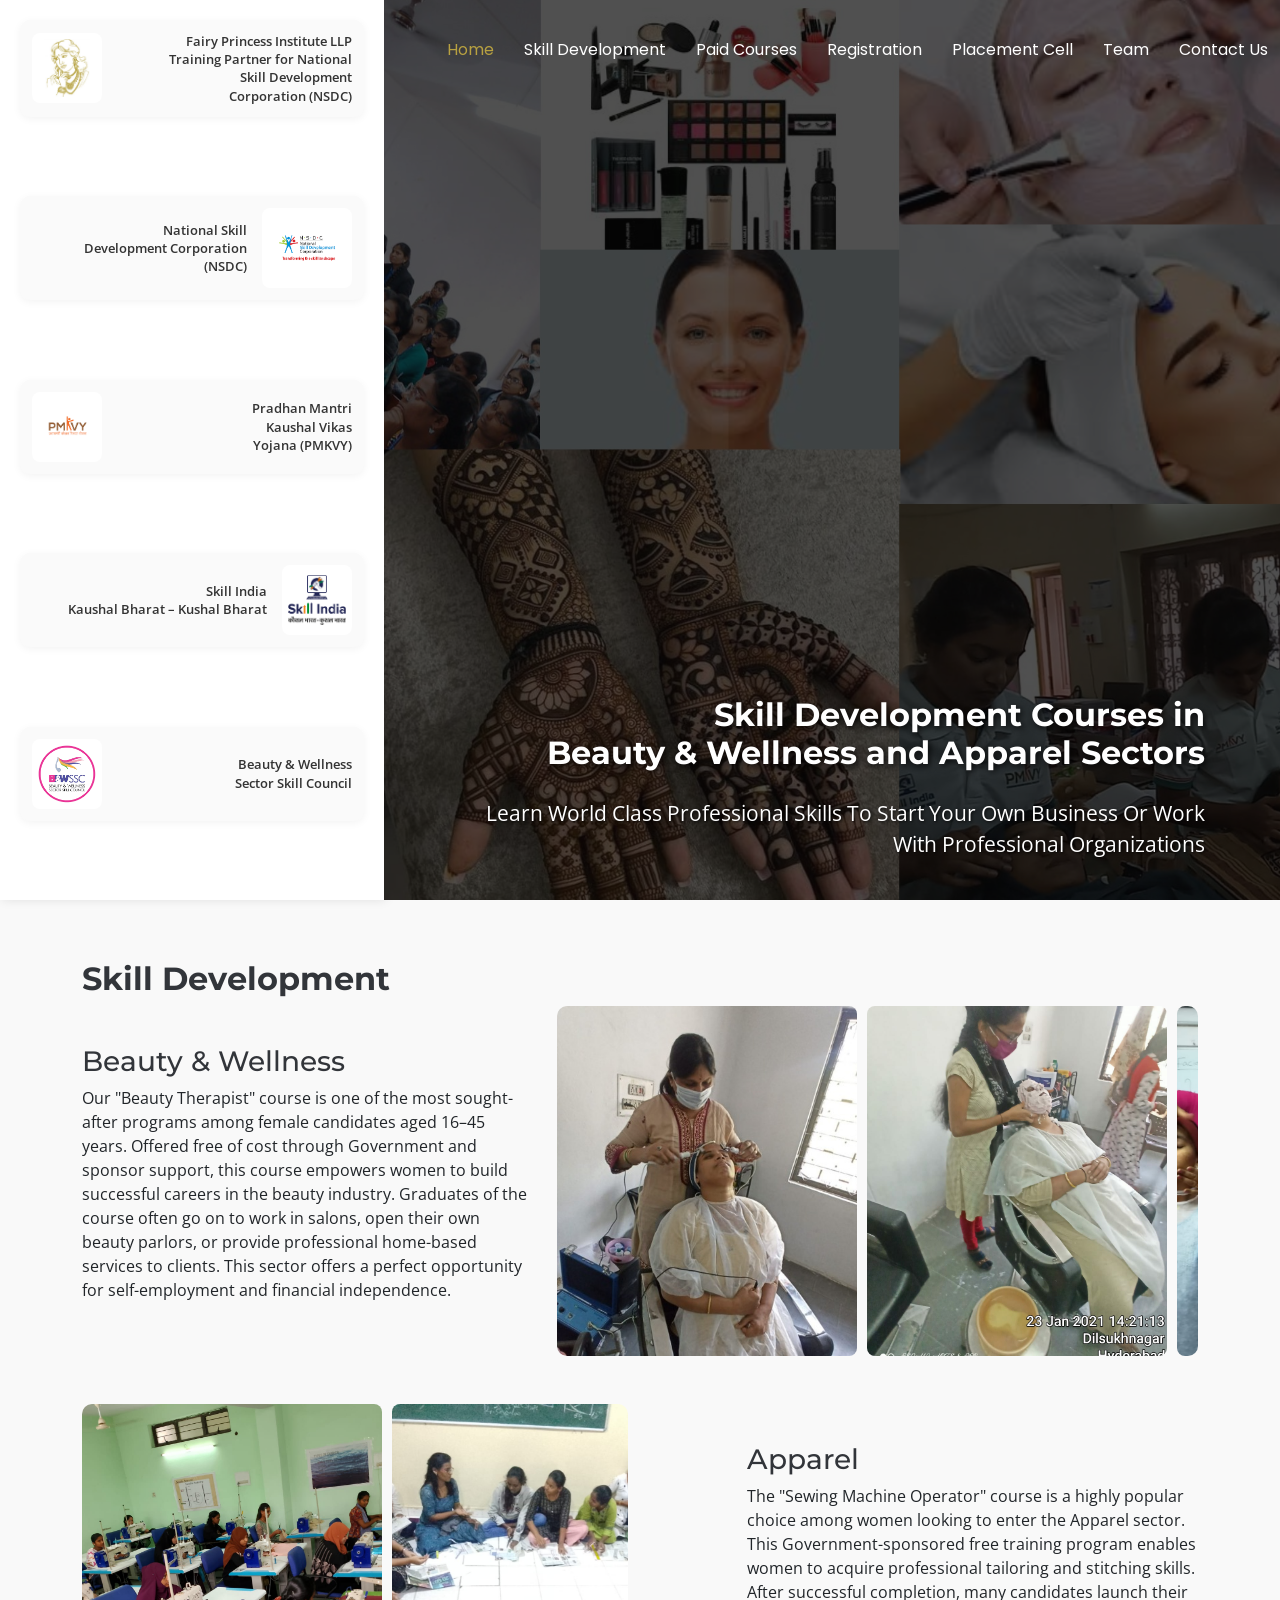
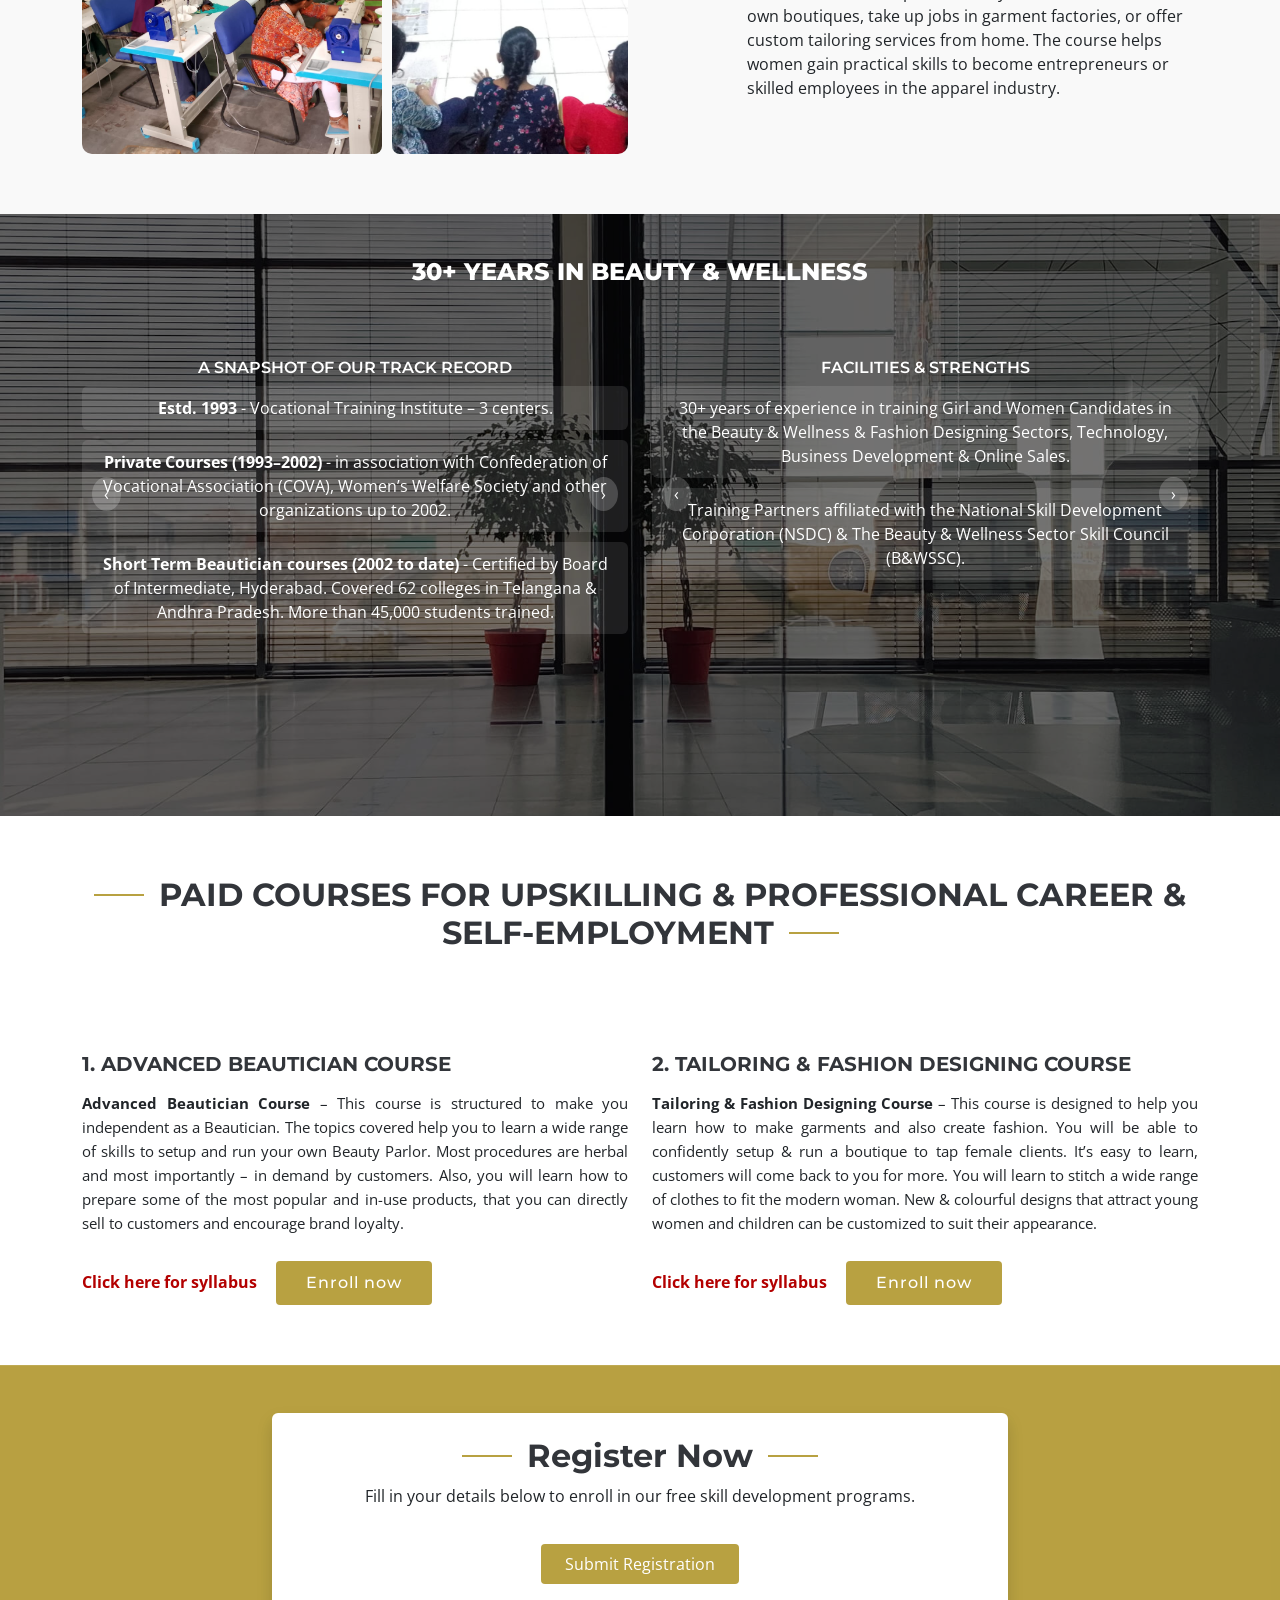
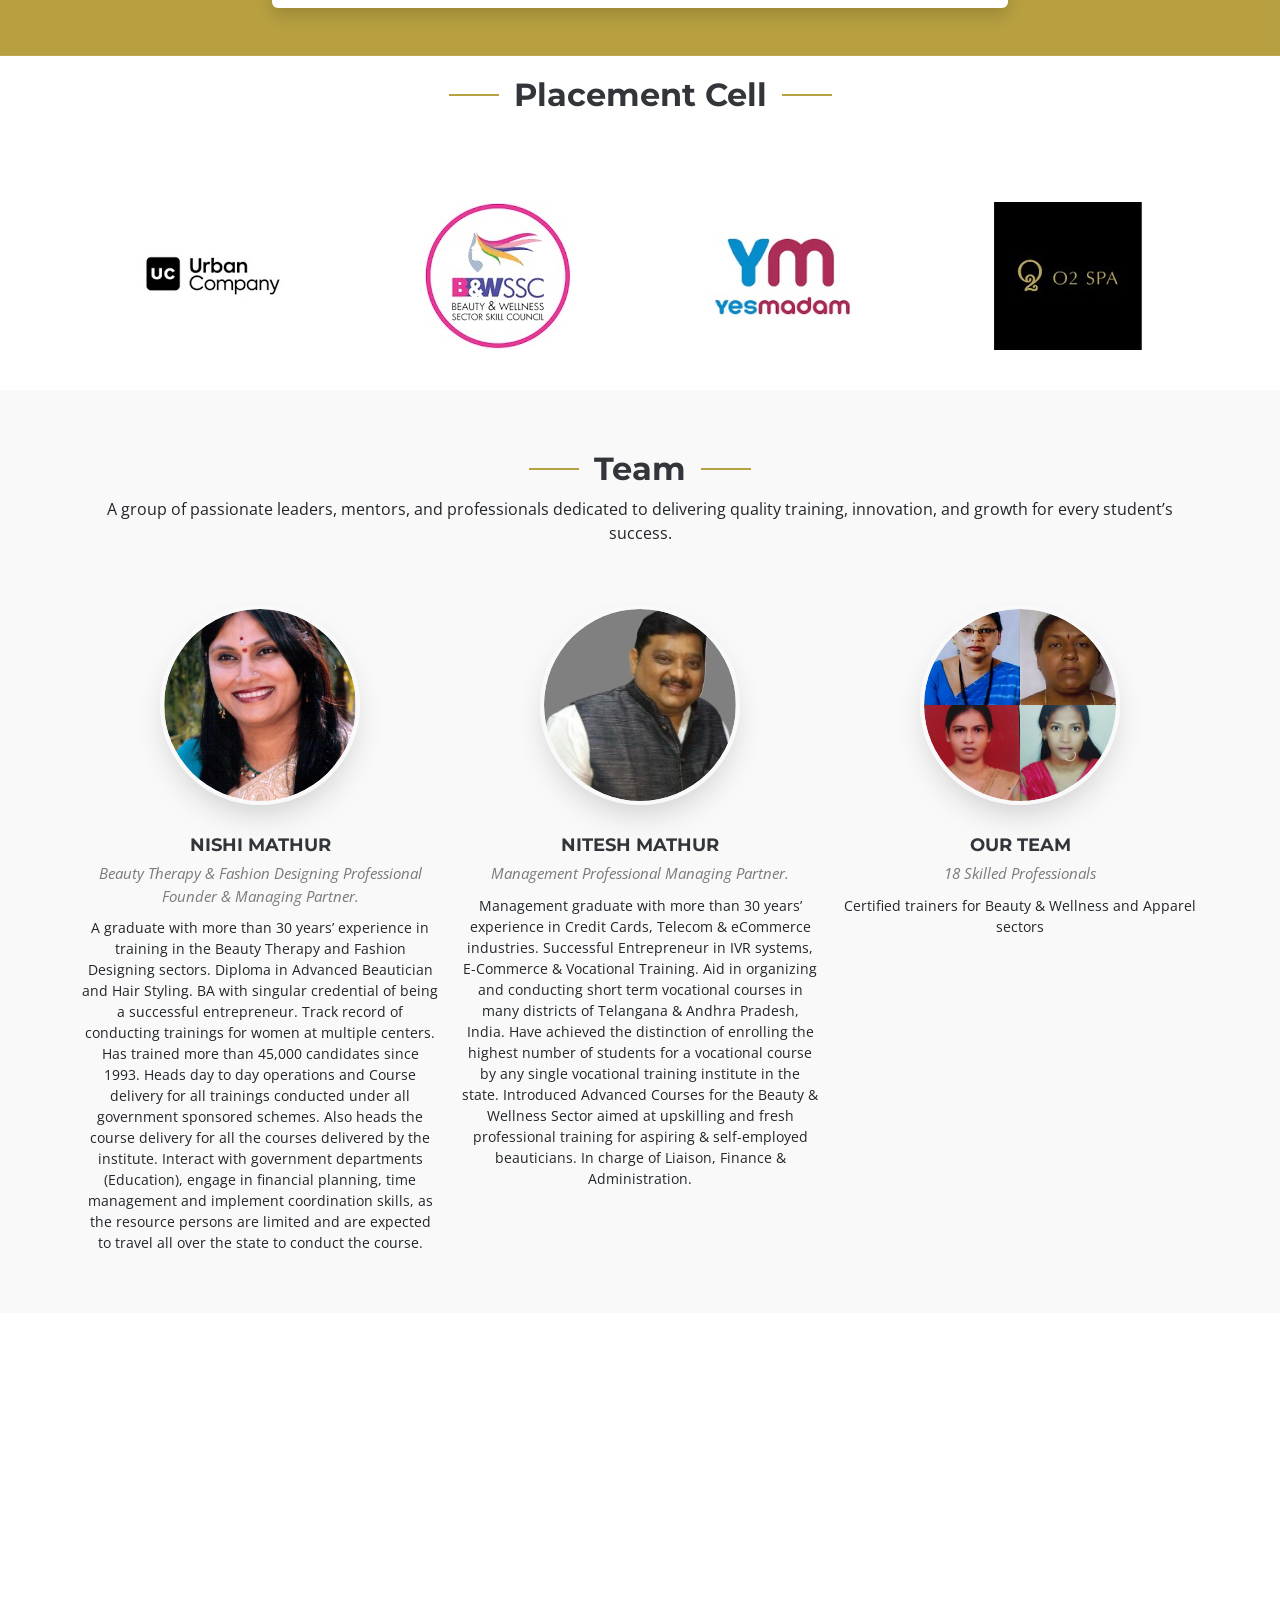
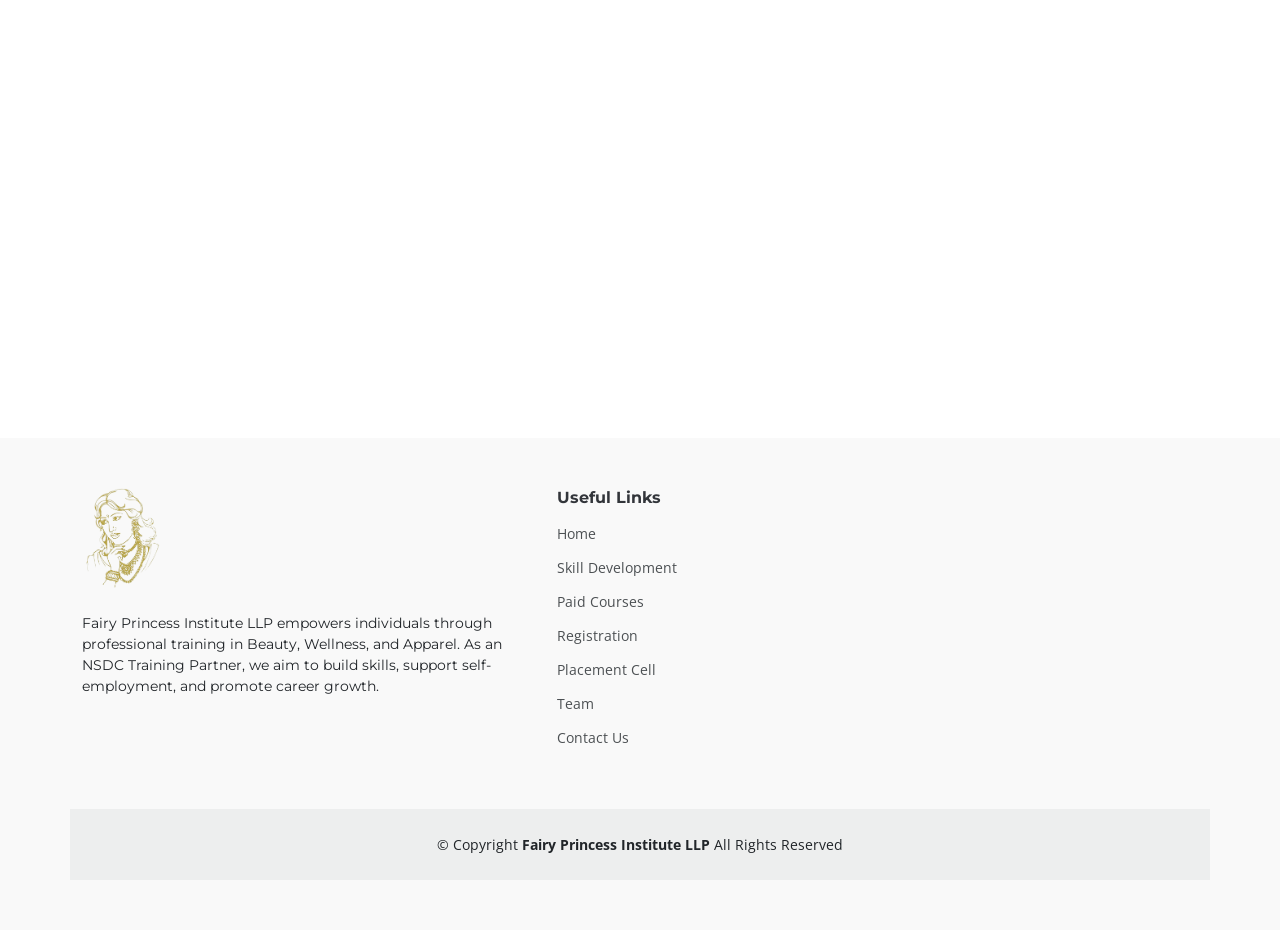
<file: index.html>
<!DOCTYPE html>
<html lang="en">

<head>
  <meta charset="utf-8">
  <meta content="width=device-width, initial-scale=1.0" name="viewport">
  <title>Fairy Princess Institute LLP</title>
  <meta name="description" content="Fairy Princess Institute LLP offers professional skill development, training, and career growth opportunities in beauty, wellness, and apparel sectors.">
<meta name="keywords" content="
Fairy Princess Institute,
skill development, 
beauty training, 
wellness courses, 
apparel courses, 
career development, 
professional institute
Beauty and wellness courses,
Professional beauty courses,
Wellness training institute,
Beauty academy courses,
Skin and hair care courses,
Spa and wellness courses,
Cosmetology courses,
Makeup artist training,
Nail art and extension courses,
Salon management course,
Beauty Therapist,
Assistant Beauty Therapist,
Hair styling courses,
Bridal makeup courses,
Skin care certification,
Facial and skin therapy courses,
Aromatherapy training,
Massage therapy courses,
Diet and nutrition for wellness,
Ayurveda and wellness courses,
Yoga and wellness certification,
Personal grooming classes,
Beauty and wellness courses in Hyderabad,
Beauty and wellness courses in Medchal Malkajgiri District,
Beauty and wellness courses in Ranga Reddy District,
Best beauty academy in Hyderabad,
Best beauty academy in Medchal Malkajgiri District,
Best beauty academy in Ranga Reddy District,
Makeup artist course near me,
Cosmetology training institute in Hyderabad,
Cosmetology training institute in Medchal Malkajgiri District,
Cosmetology training institute in Ranga Reddy District,
Spa and wellness certification in Hyderabad,
Spa and wellness certification in Medchal Malkajgiri District,
Spa and wellness certification in Ranga Reddy District,
Beauty Therapist courses in Hyderabad,
Assistant Beauty Therapist courses in Hyderabad,
Beauty Therapist courses in Medchal Malkajgiri District,
Assistant Beauty Therapist courses in Medchal Malkajgiri District,
Beauty Therapist courses in Ranga Reddy District,
Assistant Beauty Therapist courses in Ranga Reddy District,
Professional beauty and wellness certification,
Career in beauty and wellness,
Accredited beauty courses,
Diploma in cosmetology,
Online beauty and wellness courses,
Advanced makeup and hair courses,
Short-term beauty courses with certificate,
Beauty therapist training,
Best beauty and wellness institute for beginners,
Affordable beauty courses with certification,
Government recognized beauty and wellness courses,
Online makeup and cosmetology certification,
Short term wellness courses after 12th,
Professional skin care and beauty diploma,
Job-oriented beauty and wellness courses,
Apparel courses,
Fashion and apparel courses,
Apparel design courses,
Apparel merchandising courses,
Apparel production training,
Garment technology courses,
Textile and apparel courses,
Diploma in apparel design,
Apparel pattern making courses,
Apparel industry training,
Sewing Machine Operator,
Self Employed Tailor,
Fashion designing courses,
Tailoring and stitching courses,
Pattern drafting and cutting courses,
Garment construction courses,
Apparel CAD design training,
Textile design courses,
Apparel quality control courses,
Apparel export management courses,
Sustainable fashion and apparel courses,
Apparel marketing and branding courses,
Apparel courses in Hyderabad,
Apparel courses in Medchal Malkajgiri,
Apparel courses in Ranga Reddy,
Best fashion and apparel institute in Hyderabad,
Best fashion and apparel institute in Medchal Malkajgiri,
Best fashion and apparel institute in Ranga Reddy,
Tailoring and apparel classes near me,
Garment technology courses in Hyderabad,
Garment technology courses in Medchal Malkajgiri,
Garment technology courses in Ranga Reddy,
Fashion merchandising training in Hyderabad,
Fashion merchandising training in Medchal Malkajgiri,
Fashion merchandising training in Ranga Reddy,
Professional apparel design certification,
Diploma in fashion and apparel technology,
Career in apparel and fashion industry,
Job-oriented apparel courses,
Short-term apparel courses with certification,
Apparel industry training for beginners,
Advanced apparel design diploma,
Government recognized apparel courses,
Best institute for apparel design courses,
Affordable garment technology courses with certificate,
Short-term apparel courses after 12th,
Online apparel design and merchandising courses,
Advanced tailoring and garment construction training,
Apparel industry certification for career growth,
Sustainable fashion and apparel management courses
">

  <!-- Favicons -->
  <link href="assets/img/company-logo.jpeg" rel="icon">
  <link href="assets/img/apple-touch-icon.png" rel="apple-touch-icon">

  <!-- Fonts -->
  <link href="https://fonts.googleapis.com" rel="preconnect">
  <link href="https://fonts.gstatic.com" rel="preconnect" crossorigin>
  <link href="https://fonts.googleapis.com/css2?family=Open+Sans:ital,wght@0,300;0,400;0,500;0,600;0,700;0,800;1,300;1,400;1,500;1,600;1,700;1,800&family=Montserrat:ital,wght@0,100;0,200;0,300;0,400;0,500;0,600;0,700;0,800;0,900;1,100;1,200;1,300;1,400;1,500;1,600;1,700;1,800;1,900&family=Poppins:ital,wght@0,100;0,200;0,300;0,400;0,500;0,600;0,700;0,800;0,900;1,100;1,200;1,300;1,400;1,500;1,600;1,700;1,800;1,900&display=swap" rel="stylesheet">

  <!-- Vendor CSS Files -->
  <link href="assets/vendor/bootstrap/css/bootstrap.min.css" rel="stylesheet">
  <link href="assets/vendor/bootstrap-icons/bootstrap-icons.css" rel="stylesheet">
  <link href="assets/vendor/aos/aos.css" rel="stylesheet">
  <link href="assets/vendor/glightbox/css/glightbox.min.css" rel="stylesheet">
  <link href="assets/vendor/swiper/swiper-bundle.min.css" rel="stylesheet">

  <!-- Main CSS File -->
  <link href="assets/css/main.css" rel="stylesheet">

  <!-- =======================================================
  * Template Name: Fairy Princess Institute LLP
  * Template URL: https://bootstrapmade.com/append-bootstrap-website-template/
  * Updated: Aug 07 2024 with Bootstrap v5.3.3
  * Author: BootstrapMade.com
  * License: https://bootstrapmade.com/license/
  ======================================================== -->
</head>

<body class="index-page">

  <header id="header" class="header d-flex align-items-center fixed-top">
    <div class="container-fluid position-relative d-flex align-items-center justify-content-between">



      <nav id="navmenu" class="navmenu">
        <ul>
          <li><a href="index.html#hero" class="active">Home</a></li>
          <li><a href="index.html#skilldevelopment">Skill Development</a></li>
          <li><a href="index.html#paidcourses">Paid Courses</a></li>
          <li><a href="index.html#registration">Registration</a></li>
          <li><a href="index.html#clients">Placement Cell</a></li>
          <li><a href="index.html#team">Team</a></li>
          <li><a href="index.html#contact">Contact Us</a></li>

        </ul>
        <i class="mobile-nav-toggle d-xl-none bi bi-list"></i>
      </nav>

      <!-- <a class="btn-getstarted" href="index.html#about">Get Started</a> -->

    </div>
  </header>

  <main class="main">
     <div id="hero" class="hero">
            <!-- Left Section: Company Logos (40%) -->
            <div class="certification-section" id="certificationSidebar">
              <a href="https://fairyprincess.in/">  
              <div class="cert-item">
                    <img src="assets/img/logos/company-logo.jpeg" alt="Fairy Princess Institute" class="cert-logo">
                    <div class="cert-name">Fairy Princess Institute LLP<br>Training Partner for National<br>Skill Development<br>Corporation (NSDC)</div>
                </div>
                </a>
                <a href="https://nsdcindia.org/">
                <div class="cert-item">
                    <div class="cert-name">National Skill<br>Development Corporation<br>(NSDC)</div>
                    <img src="assets/img/logos/NSDC.png" alt="NSDC" class="cert-logo-NSDC">                    
                </div>
                </a>
                <a href="https://www.skillindiadigital.gov.in">
                <div class="cert-item">
                    <img src="assets/img/logos/PMKVY.png" alt="PMKVY" class="cert-logo">
                    <div class="cert-name">Pradhan Mantri<br>Kaushal Vikas<br>Yojana (PMKVY)</div>
                </div>
                </a>
                <a href="https://www.skillindiadigital.gov.in/home">
                <div class="cert-item">
                    <div class="cert-name">Skill India<br>Kaushal Bharat – Kushal Bharat</div>
                    <img src="assets/img/logos/skillindia.png" alt="Skill India" class="cert-logo">
                </div>
                </a>
                <a href="https://www.bwssc.in/">
                <div class="cert-item">
                    <img src="assets/img/logos/B&WSSC.png" alt="Beauty & Wellness Sector Skill Council" class="cert-logo">
                    <div class="cert-name">Beauty & Wellness<br>Sector Skill Council</div>
                </div>
                </a>
            </div>

            <!-- Right Section: Image and Content (60%) -->
            <div class="hero-right dark-background">
                <img src="assets/img/hero-collage.jpg" alt="Beauty and Wellness Training">
                
                <div class="container">
                    <div class="row">
                        <div class="hero-content">
            <h2 data-aos="fade-up" data-aos-delay="100">Skill Development Courses in <br> Beauty & Wellness and Apparel Sectors</h2>
            <p data-aos="fade-up" data-aos-delay="200">Learn World Class Professional Skills To Start Your Own Business

Or Work With Professional Organizations</p>
                        </div>
                    </div>
                </div>
            </div>
        </div>

        


    <section id="skilldevelopment" class="skilldevelopment section light-background">
  <div class="container" data-aos="fade-up" data-aos-delay="100">
    <div class="row align-items-xl-center gy-5">
      <!-- Heading Section -->
      <div class="col-xl-5 content">

        <h2>Skill Development</h2>
      </div>

            <div class="container">


        <div class="row gy-4 align-items-center runningprogram-item mb-5">
  <div class="col-lg-5 order-2 order-lg-1" data-aos="fade-up" data-aos-delay="200">
    <h3>Beauty & Wellness</h3>
            <p>
              Our "Beauty Therapist" course is one of the most sought-after programs among female candidates aged 16–45 years. Offered free of cost through Government and sponsor support, this course empowers women to build successful careers in the beauty industry. Graduates of the course often go on to work in salons, open their own beauty parlors, or provide professional home-based services to clients. This sector offers a perfect opportunity for self-employment and financial independence.
            </p>
  </div>

  <div class="col-lg-7 order-1 order-lg-2 d-flex align-items-center" data-aos="zoom-out" data-aos-delay="100">
    <div class="carousel-container">
      <div class="carousel-track">
        <img src="assets/img/photos/Class/parlour-1.jpeg" alt="">
        <img src="assets/img/photos/Class/parlour-2.jpg" alt="">
        <img src="assets/img/photos/Class/parlour-7.jpg" alt="">
        <img src="assets/img/photos/Class/parlour-9.jpg" alt="">
        <!-- duplicate images for smooth looping -->
        <img src="assets/img/photos/Class/parlour-1.jpeg" alt="">
        <img src="assets/img/photos/Class/parlour-2.jpg" alt="">
        <img src="assets/img/photos/Class/parlour-7.jpg" alt="">
        <img src="assets/img/photos/Class/parlour-9.jpg" alt="">
      </div>
    </div>
  </div>
</div>


          <div class="row gy-4 align-items-stretch justify-content-between runningprogram-item">
  <!-- Carousel on left -->
  <div class="col-lg-6 d-flex align-items-center" data-aos="zoom-out">
    <div class="carousel-container">
      <div class="carousel-track">
        <img src="assets/img/photos/Apparel/Apparel-1.jpeg" alt="">
        <img src="assets/img/photos/Apparel/Apparel-2.jpeg" alt="">
        <img src="assets/img/photos/Class/sewing-1.jpeg" alt="">
        <img src="assets/img/photos/Class/sewing-2.jpeg" alt="">
        <!-- duplicate for smooth loop -->
        <img src="assets/img/photos/Apparel/Apparel-1.jpeg" alt="">
        <img src="assets/img/photos/Apparel/Apparel-2.jpeg" alt="">
        <img src="assets/img/photos/Class/sewing-1.jpeg" alt="">
        <img src="assets/img/photos/Class/sewing-2.jpeg" alt="">
      </div>
    </div>
  </div>

  <!-- Text on right -->
  <div class="col-lg-5 d-flex justify-content-center flex-column" data-aos="fade-up">
    <h3>Apparel</h3>
    <p>The "Sewing Machine Operator" course is a highly popular choice among women looking to enter the Apparel sector. This Government-sponsored free training program enables women to acquire professional tailoring and stitching skills. After successful completion, many candidates launch their own boutiques, take up jobs in garment factories, or offer custom tailoring services from home. The course helps women gain practical skills to become entrepreneurs or skilled employees in the apparel industry.

</p>
  </div>
</div>

        </div>
    </div>
  </div>
</section>


    <!-- Experience Section -->
    <section id="experience" class="experience section dark-background">

      <img src="assets/img/stats-bg.jpg" alt="" data-aos="fade-in">

      <div class="container position-relative" data-aos="fade-up" data-aos-delay="100">
        <h3 class="experience-heading text-center">30+ YEARS IN BEAUTY & WELLNESS</h3>

         <div class="row mt-4">
          <div class="snapshotdiv col-lg-6 col-md-6 text-center">
  <h3 class="sub-heading text-center">A SNAPSHOT OF OUR TRACK RECORD</h3>

  <div id="track-record-box" class="track-record-box">
    <div class="track-set active">
      <p><strong>Estd. 1993</strong> - Vocational Training Institute – 3 centers.</p>
      <p><strong>Private Courses (1993–2002)</strong> - in association with Confederation of Vocational Association (COVA), Women’s Welfare Society and other organizations up to 2002.</p>
      <p><strong>Short Term Beautician courses (2002 to date)</strong> - Certified by Board of Intermediate, Hyderabad. Covered 62 colleges in Telangana & Andhra Pradesh. More than 45,000 students trained.</p>
    </div>

    <div class="track-set">
      <p><strong>Advanced Courses (2010–2013)</strong> - Trained 1800 candidates in 3 years.</p>
      <p><strong>MES Courses (2012–2015)</strong> - Trained 1600 candidates in 4 trades.</p>
      <p><strong>PMKVY Scheme (2015–date)</strong> - Trained 6000+ candidates, 83% placement.</p>
    </div>

    <div class="track-set">
      <p><strong>NBCFDC (2016–2018)</strong> - Trained 200 candidates from backward classes.</p>
      <p><strong>NSFDC (2019–2021)</strong> - Trained 200 candidates from backward classes.</p>
      <p><strong>SOS Villages (2021–date)</strong> - 200 candidates trained, kits & machines distributed.</p>
    </div>

    <div class="track-set">
      <p><strong>Private Courses (2020–date)</strong> - Reintroduced after lockdown, trained 2600+ women.</p>
      <p><strong>TSCCDC Ltd. (2021–date)</strong> - Trained 875 candidates, provided kits/machines.</p>
      <p><strong>Currently Running</strong> - MoT Samarth – Sewing Machine Operator.</p>
      <p>—</p>
    </div>

    <!-- Navigation buttons -->
    <button class="carousel-btn prev">‹</button>
    <button class="carousel-btn next">›</button>
  </div>
</div>


<div class="facilitiesdiv col-md-6 text-center">
  <h3 class="sub-heading text-center">FACILITIES & STRENGTHS</h3>
  <div id="facilities-box" class="track-record-box">

    <div class="track-set active">
      <p>30+ years of experience in training Girl and Women Candidates in the Beauty & Wellness & Fashion Designing Sectors, Technology, Business Development & Online Sales.</p>
      <p>Training Partners affiliated with the National Skill Development Corporation (NSDC) & The Beauty & Wellness Sector Skill Council (B&WSSC).</p>
    </div>

    <div class="track-set">
      <p>5 Training Centers: All 4* & 5* Accredited on SMART Portal. 3000+ Sq. Ft. each, 2 Classrooms, 2 Labs, Certified Trainers & support staff, Counselling, Reception, Placements, Library, Washrooms, tools & equipment, AV aids, fire safety, CCTV, drinking water, biometric attendance, etc.</p>
      <p>A strong Outreach Program to reach out to the target segment; Counselling, Enrolment & Onboarding for different programs.</p>
    </div>

    <div class="track-set">
      <p>Excellent Delivery modules mapped to National Skill Qualifications Framework (NSQF) conforming to Common Norms laid out by National Skill Development Corporation (NSDC).</p>
      <p>Strong Placement Record in Wage & Self-Employment.</p>
    </div>

    <div class="track-set">
      <p>Extended Support, Mudra Loans, MSME Registrations & Mentorship to encourage Entrepreneurship & Self-Employment.</p>
      <p>—</p> <!-- placeholder if you want always 2 points per div -->
    </div>

    <!-- Navigation buttons -->
    <button class="carousel-btn prev">‹</button>
    <button class="carousel-btn next">›</button>
  </div>
</div>

      
      </div>
    </div>


      </div>

    </section><!-- /Stats Section -->

    
<section id="paidcourses" class="paidcourses section">
  <!-- Section Title -->
  <div class="container section-title" data-aos="fade-up">
    <h2>PAID COURSES FOR UPSKILLING &amp; PROFESSIONAL CAREER &amp; SELF-EMPLOYMENT</h2>
  </div><!-- End Section Title -->

  <div class="container">
    <div class="row gy-4">
      
      <!-- Course 1 -->
      <div class="col-lg-6" data-aos="fade-up" data-aos-delay="100">
        <h3>1. ADVANCED BEAUTICIAN COURSE</h3>
        <p>
          <strong>Advanced Beautician Course</strong> – This course is structured to make you independent as a Beautician. 
          The topics covered help you to learn a wide range of skills to setup and run your own Beauty Parlor. 
          Most procedures are herbal and most importantly – in demand by customers. 
          Also, you will learn how to prepare some of the most popular and in-use products, 
          that you can directly sell to customers and encourage brand loyalty.
        </p>
        <a href="javascript:void(0)" class="syllabus-link" onclick="toggleSyllabus('beautician-img')">
          Click here for syllabus
        </a>
        <a href="https://docs.google.com/forms/d/e/1FAIpQLSdOMAj4TJZR5Fx7NbxCmM7gow3-6CZIG6__1juSw3SA3E1IDw/viewform?usp=header" target="_blank" class="enroll-btn">
  Enroll now
</a>

        <!-- Hidden syllabus image -->
        <div id="beautician-img" class="syllabus-img" style="display:none; margin-top:15px;">
          <img src="assets/img/syllabus/Advanced-Beautician-Course.jpeg" alt="Advanced Beautician Course Syllabus" class="img-fluid">
        </div>
      </div>

      <!-- Course 2 -->
       <div class="col-lg-6" data-aos="fade-up" data-aos-delay="200">
        <h3>2. TAILORING &amp; FASHION DESIGNING COURSE</h3>
        <p>
          <strong>Tailoring &amp; Fashion Designing Course</strong> – This course is designed to help you learn how to make garments 
          and also create fashion. You will be able to confidently setup &amp; run a boutique to tap female clients. 
          It’s easy to learn, customers will come back to you for more. 
          You will learn to stitch a wide range of clothes to fit the modern woman. 
          New &amp; colourful designs that attract young women and children can be customized to suit their appearance.
        </p>
        <a href="javascript:void(0)" class="syllabus-link" onclick="toggleSyllabus('tailoring-img')">
          Click here for syllabus
        </a>

<a href="https://docs.google.com/forms/d/e/1FAIpQLSdOMAj4TJZR5Fx7NbxCmM7gow3-6CZIG6__1juSw3SA3E1IDw/viewform?usp=header" target="_blank" class="enroll-btn">
  Enroll now
</a>


        <!-- Hidden syllabus image -->
        <div id="tailoring-img" class="syllabus-img" style="display:none; margin-top:15px;">
          <img src="assets/img/syllabus/Tailoring-and-Fashion-Designing-Course.jpeg" 
               alt="Tailoring & Fashion Designing Course Syllabus" class="img-fluid">
        </div>
      </div>

    </div>
  </div>
</section>



    <!-- Registration Form Section -->
<section id="registration" class="registration section-bg py-5" style="background-color: #B8A141;">
  
  <img src="assets/img/cta-bg.jpg" alt="">

  <div class="container" data-aos="fade-up">

    <!-- <div class="section-title text-center">
      
    </div> -->

    <div class="row justify-content-center">
      <div class="col-lg-8">
        <!-- <form action="https://formsubmit.co/info@fairyprincess.in" method="post" class="php-email-form p-4 shadow rounded bg-white"> -->
        <form action="https://docs.google.com/forms/d/e/1FAIpQLScjO98Dg4wqSNQlnRuAefIO6WSOqf1H7MmvOBAjxDJDqJkyig/viewform?usp=header" method="get" target="_blank" class="php-email-form p-4 shadow rounded bg-white">
          <div class="row gy-3">
            <div class="section-title-register text-center">
            <h2>Register Now</h2>
              <p>Fill in your details below to enroll in our free skill development programs.</p>
            </div>

            <div class="col-12 text-center">
              <button type="submit" class="px-4 py-2">Submit Registration</button>
            </div>

          </div>
        </form>
      </div>
    </div>

  </div>
</section>


  
        <!-- Clients Section -->
    <section id="clients" class="clients section">

      <div class="container" data-aos="fade-up">

         <div class="container section-title" data-aos="fade-up">
        <h2>Placement Cell</h2>
      </div>

        <div class="row gy-4">

          <div class="col-xl-3 col-md-3 col-6 client-logo">
            <img src="assets/img/clients/urban-company.jpeg" class="img-fluid" alt="">
          </div>

          <div class="col-xl-3 col-md-3 col-6 client-logo">
            <img src="assets/img/clients/B&W.jpeg" class="img-fluid" alt="">
          </div>

          <div class="col-xl-3 col-md-3 col-6 client-logo">
            <img src="assets/img/clients/yesmadam.jpeg" class="img-fluid" alt="">
          </div>

          <div class="col-xl-3 col-md-3 col-6 client-logo">
            <img src="assets/img/clients/O2-SPA.jpeg" class="img-fluid" alt="">
          </div>

        </div>

      </div>

    </section>
    <!-- /Clients Section -->

    <!-- Team Section -->
    <section id="team" class="team section light-background">

    
      <div class="container section-title" data-aos="fade-up">
        <h2>Team</h2>
        <p>A group of passionate leaders, mentors, and professionals dedicated to delivering  
    quality training, innovation, and growth for every student’s success.</p>
      </div>
   

      <div class="container">

        <div class="row gy-5">

          <div class="col-lg-4 col-md-6 member" data-aos="fade-up" data-aos-delay="200">
            <div class="member-img">
              <img src="assets/img/team/Nishi-32yrs.jpg" class="img-fluid" alt="">
            
            </div>
            <div class="member-info text-center">
              <h4>NISHI MATHUR</h4>
              <span>Beauty Therapy & Fashion Designing Professional
Founder & Managing Partner.</span>
                <p>
                  A graduate with more than 30 years’ experience in training in the Beauty Therapy and Fashion Designing sectors.
Diploma in Advanced Beautician and Hair Styling.
BA with singular credential of being a successful entrepreneur.
Track record of conducting trainings for women at multiple centers.
Has trained more than 45,000 candidates since 1993.
Heads day to day operations and Course delivery for all trainings conducted under all government sponsored schemes. Also heads the course delivery for all the courses delivered by the institute.
Interact with government departments (Education), engage in financial planning, time management and implement coordination skills, as the resource persons are limited and are expected to travel all over the state to conduct the course.

                </p>
              <!-- <p>Aliquam iure quaerat voluptatem praesentium possimus unde laudantium vel dolorum distinctio dire flow</p> -->
            </div>
          </div>

          <div class="col-lg-4 col-md-6 member" data-aos="fade-up" data-aos-delay="200">
            <div class="member-img">
              <img src="assets/img/team/Nitesh-32yrs.jpeg" class="img-fluid" alt="">
            </div>
            <div class="member-info text-center">
              <h4>NITESH MATHUR</h4>
              <span>Management Professional Managing Partner.</span>
              <p>
                Management graduate with more than 30 years’ experience in Credit Cards, Telecom & eCommerce industries.
Successful Entrepreneur in IVR systems, E-Commerce & Vocational Training.
Aid in organizing and conducting short term vocational courses in many districts of Telangana & Andhra Pradesh, India.
Have achieved the distinction of enrolling the highest number of students for a vocational course by any single vocational training institute in the state.
Introduced Advanced Courses for the Beauty & Wellness Sector aimed at upskilling and fresh professional training for aspiring & self-employed beauticians.
In charge of Liaison, Finance & Administration.

                </p>
              <!-- <p>Labore ipsam sit consequatur exercitationem rerum laboriosam laudantium aut quod dolores exercitationem ut</p> -->
            </div>
          </div>

                    <div class="col-lg-4 col-md-6 member" data-aos="fade-up" data-aos-delay="200">
            <div class="member-img">
              <img src="assets/img/team/Team-Collage.jpg" class="img-fluid" alt="">
            </div>
            <div class="member-info text-center">
              <h4>OUR TEAM</h4>
              <span>18 Skilled Professionals</span>
              <p>
                Certified trainers for Beauty & Wellness and Apparel sectors
                </p>
            </div>
          </div>
                   

        </div>

      </div>

    </section> 
    
    <!-- Contact Section -->
    <section id="contact" class="contact section">

      <!-- Section Title -->
      <div class="container section-title" data-aos="fade-up">
        <h2>Contact</h2>
        <p>If you are an Educational Institution and would like to associate with us to offer these courses to your students as a Vocational Course, kindly reach out to us on the given numbers/email; or fill in your details in the form below.</p>
      </div><!-- End Section Title -->

      <div class="container" data-aos="fade-up" data-aos-delay="100">

        <div class="row gy-4">

          <div class="col-lg-6">

            <div class="row gy-4">
              <div class="col-md-6">
                <div class="info-item" data-aos="fade" data-aos-delay="200">
                  <i class="bi bi-geo-alt"></i>
                  <h3>Branches</h3>
                  <p>Nampally, Dilsukhnagar, Saroornagar, Kukatpally & ECIL.</p>
                  <!-- <p>5-9-102/3, 1st Floor, Public Garden Road</p> -->
                  <!-- <p>Nampally, Hyderabad 500001</p> -->
                </div>
              </div><!-- End Info Item -->

              <div class="col-md-6">
                <div class="info-item" data-aos="fade" data-aos-delay="300">
                  <i class="bi bi-telephone"></i>
                  <h3>Call Us</h3>
                  <!-- <p>040-66831401</p> -->
                  <p>9246203972 / 9246580074</p>
                </div>
              </div><!-- End Info Item -->

              <div class="col-md-6">
                <div class="info-item" data-aos="fade" data-aos-delay="400">
                  <i class="bi bi-envelope"></i>
                  <h3>Email Us</h3>
                  <p>info@fairyprincess.in</p>
                  <!-- <p>contact@example.com</p> -->
                </div>
              </div><!-- End Info Item -->

              <div class="col-md-6">
                <div class="info-item" data-aos="fade" data-aos-delay="500">
                  <i class="bi bi-clock"></i>
                  <h3>Open Hours</h3>
                  <p>Monday - Saturday</p>
                  <p>9:00AM - 05:00PM</p>
                </div>
              </div><!-- End Info Item -->

            </div>

          </div>

          <div class="col-lg-6">
            <form action="https://formsubmit.co/info@fairyprincess.in" method="post" class="php-email-form" data-aos="fade-up" data-aos-delay="200">
              <div class="row gy-4">

                <div class="col-md-6">
                  <input type="text" name="name" class="form-control" placeholder="Your Name" required="">
                </div>

                <div class="col-md-6 ">
                  <input type="email" class="form-control" name="email" placeholder="Your Email" required="">
                </div>

                <div class="col-12">
                  <input type="text" class="form-control" name="mobile" placeholder="Mobile Number" required="" pattern="[0-9]{10}" title="Enter a valid 10-digit mobile number">
                </div>

                <div class="col-12">
                  <textarea class="form-control" name="message" rows="6" placeholder="Message" required=""></textarea>
                </div>

                <div class="col-12 text-center">
                  <div class="loading">Loading</div>
                  <div class="error-message"></div>
                  <div class="sent-message">Your message has been sent. Thank you!</div>

                  <button type="submit">Send Message</button>
                </div>

              </div>
            </form>
          </div>
          <!-- End Contact Form -->

        </div>

      </div>

    </section><!-- /Contact Section -->

  </main>

  <footer id="footer" class="footer position-relative light-background">

    <div class="container footer-top">
      <div class="row gy-4">
        <div class="col-lg-5 col-md-12 footer-about">
          <a href="index.html" class="logo d-flex align-items-center">
            <!-- <span class="sitename">Fairy Princess Institute LLP</span> -->
             <img src="assets/img/company-logo-removebg.png" alt="Company Logo">
          </a>
          <p>
  Fairy Princess Institute LLP empowers individuals through professional training in Beauty, Wellness, and Apparel. 
  As an NSDC Training Partner, we aim to build skills, support self-employment, and promote career growth.
</p>

          <!-- <div class="social-links d-flex mt-4">
            <a href=""><i class="bi bi-twitter-x"></i></a>
            <a href=""><i class="bi bi-facebook"></i></a>
            <a href=""><i class="bi bi-instagram"></i></a>
            <a href=""><i class="bi bi-linkedin"></i></a>
          </div> -->
        </div>

        <div class="col-lg-2 col-6 footer-links">
          <h4>Useful Links</h4>
          <ul>
          <li><a href="index.html#hero" class="active">Home</a></li>
          <li><a href="index.html#skilldevelopment">Skill Development</a></li>
          <li><a href="index.html#paidcourses">Paid Courses</a></li>
          <li><a href="index.html#registration">Registration</a></li>
          <li><a href="index.html#clients">Placement Cell</a></li>
          <li><a href="index.html#team">Team</a></li>
          <li><a href="index.html#contact">Contact Us</a></li>
          </ul>
        </div>

      
      </div>
    </div>

    <div class="container copyright text-center mt-4">
      <p>© <span>Copyright</span> <strong class="sitename">Fairy Princess Institute LLP</strong> <span>All Rights Reserved</span></p>

    </div>

  </footer>

  <!-- Scroll Top -->
  <a href="#" id="scroll-top" class="scroll-top d-flex align-items-center justify-content-center"><i class="bi bi-arrow-up-short"></i></a>

  <!-- Preloader -->
  <div id="preloader"></div>

  <!-- Vendor JS Files -->
  <script src="assets/vendor/bootstrap/js/bootstrap.bundle.min.js"></script>
  <!-- <script src="assets/vendor/php-email-form/validate.js"></script> -->
  <script src="assets/vendor/aos/aos.js"></script>
  <script src="assets/vendor/glightbox/js/glightbox.min.js"></script>
  <script src="assets/vendor/purecounter/purecounter_vanilla.js"></script>
  <script src="assets/vendor/imagesloaded/imagesloaded.pkgd.min.js"></script>
  <script src="assets/vendor/isotope-layout/isotope.pkgd.min.js"></script>
  <script src="assets/vendor/swiper/swiper-bundle.min.js"></script>
  <script>
  function toggleSyllabus(id) {
    const syllabus = document.getElementById(id);
    syllabus.style.display = (syllabus.style.display === "none") ? "block" : "none";
  }
</script>

<script>
function setupCarousel(boxId, interval = 10000) { // slowed to 6s
  const box = document.getElementById(boxId);
  const sets = box.querySelectorAll(".track-set");
  const prevBtn = box.querySelector(".prev");
  const nextBtn = box.querySelector(".next");
  let current = 0;
  let timer;

  function showSlide(index) {
    sets[current].classList.remove("active");
    sets[current].classList.add("exit");

    current = (index + sets.length) % sets.length;

    sets[current].classList.remove("exit");
    sets[current].classList.add("active");
  }

  function nextSlide() {
    showSlide(current + 1);
  }

  function prevSlide() {
    showSlide(current - 1);
  }

  // Auto play
  function startAutoPlay() {
    timer = setInterval(nextSlide, interval);
  }

  function stopAutoPlay() {
    clearInterval(timer);
  }

  nextBtn.addEventListener("click", () => {
    stopAutoPlay();
    nextSlide();
    startAutoPlay();
  });

  prevBtn.addEventListener("click", () => {
    stopAutoPlay();
    prevSlide();
    startAutoPlay();
  });

  // Start autoplay initially
  startAutoPlay();
}

// Init
setupCarousel("track-record-box");
</script>


<script>
function setupCarousel(boxId, interval = 10000) {
  const box = document.getElementById(boxId);
  const sets = box.querySelectorAll(".track-set");
  const prevBtn = box.querySelector(".prev");
  const nextBtn = box.querySelector(".next");
  let current = 0;
  let timer;

  function showSlide(index) {
    sets[current].classList.remove("active");
    sets[current].classList.remove("exit");

    current = (index + sets.length) % sets.length;

    sets.forEach((set, i) => {
      set.classList.remove("active", "exit");
      if (i === current) set.classList.add("active");
    });
  }

  function nextSlide() {
    showSlide(current + 1);
  }

  function prevSlide() {
    showSlide(current - 1);
  }

  function startAutoPlay() {
    stopAutoPlay();
    timer = setInterval(nextSlide, interval);
  }

  function stopAutoPlay() {
    clearInterval(timer);
  }

  // Controls
  nextBtn.addEventListener("click", () => {
    stopAutoPlay();
    nextSlide();
    startAutoPlay();
  });

  prevBtn.addEventListener("click", () => {
    stopAutoPlay();
    prevSlide();
    startAutoPlay();
  });

  // Force first slide visible
  sets.forEach((set, i) => {
    set.classList.remove("active", "exit");
    if (i === 0) set.classList.add("active");
  });

  // Start autoplay
  startAutoPlay();
}

// Init both carousels
document.addEventListener("DOMContentLoaded", function () {
  setupCarousel("track-record-box");
  setupCarousel("facilities-box");
});
</script>




  <!-- Main JS File -->
  <script src="assets/js/main.js"></script>

</body>

</html>
</file>
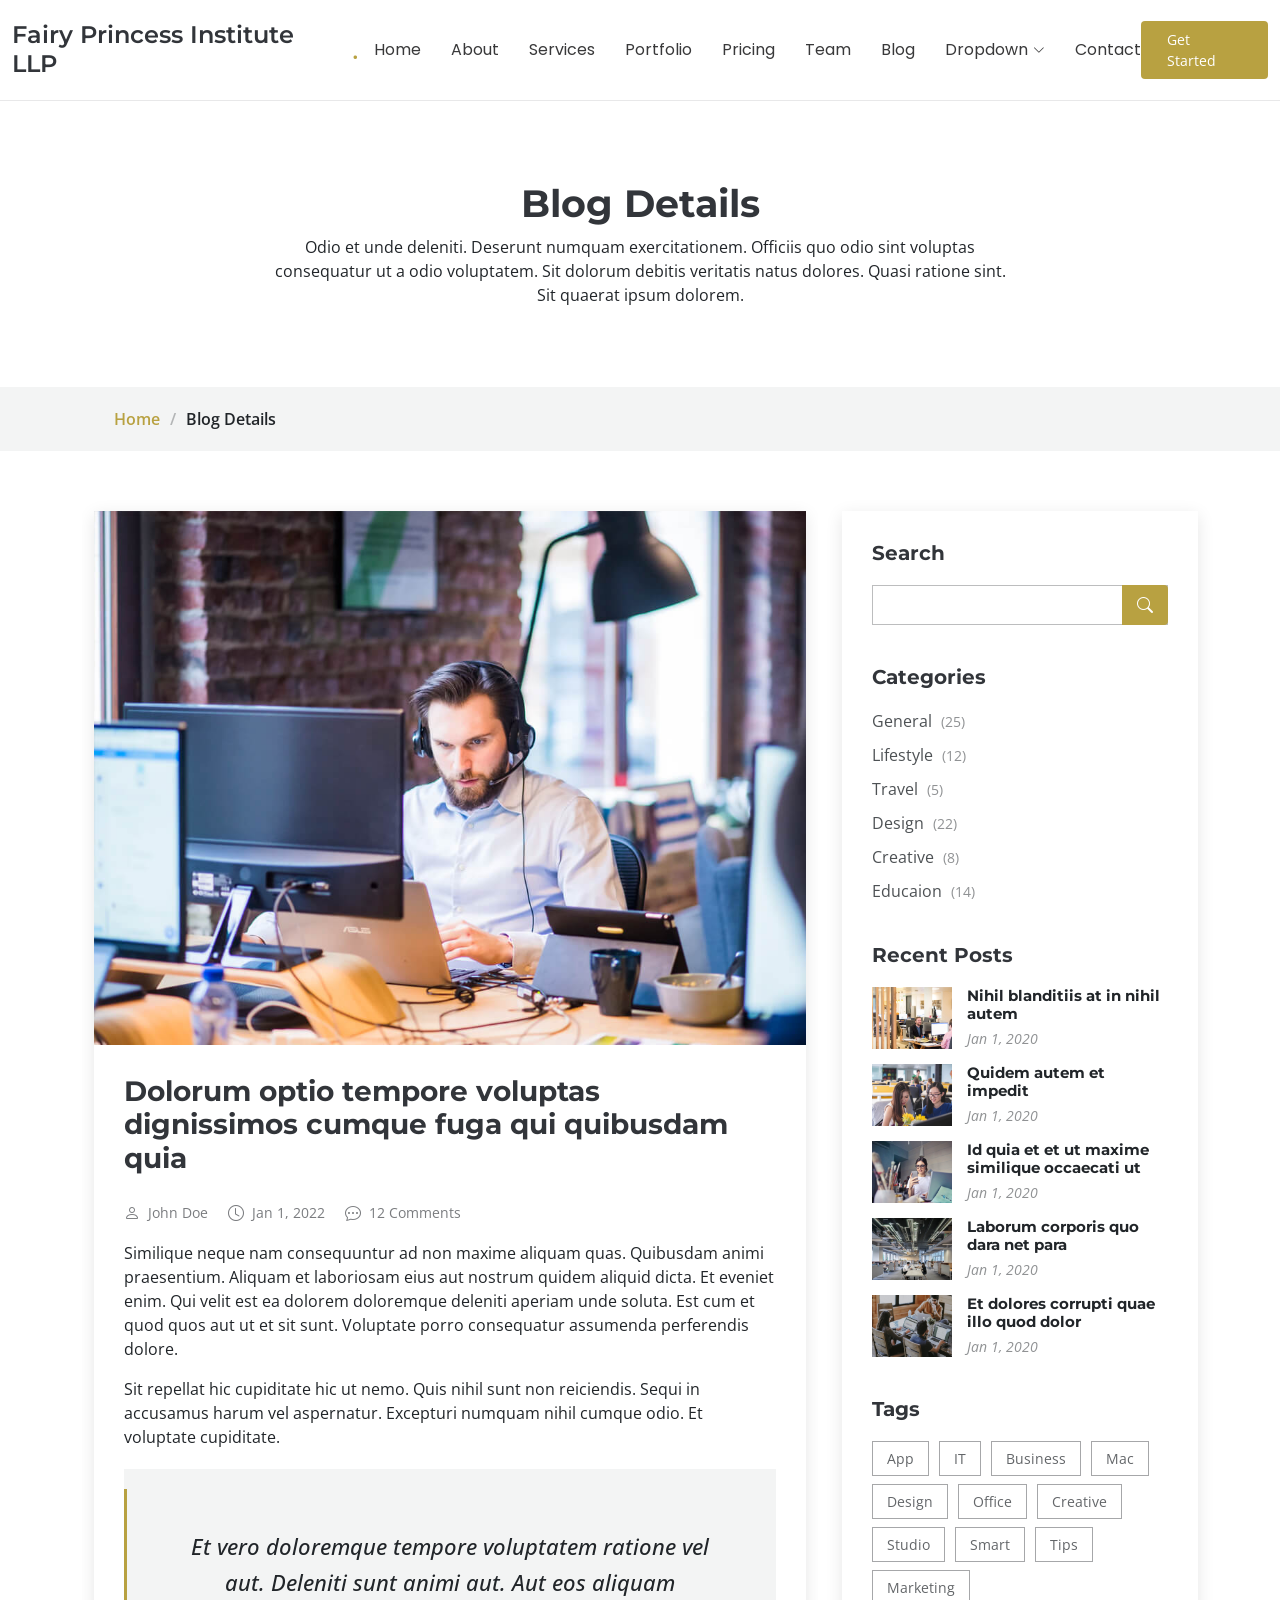
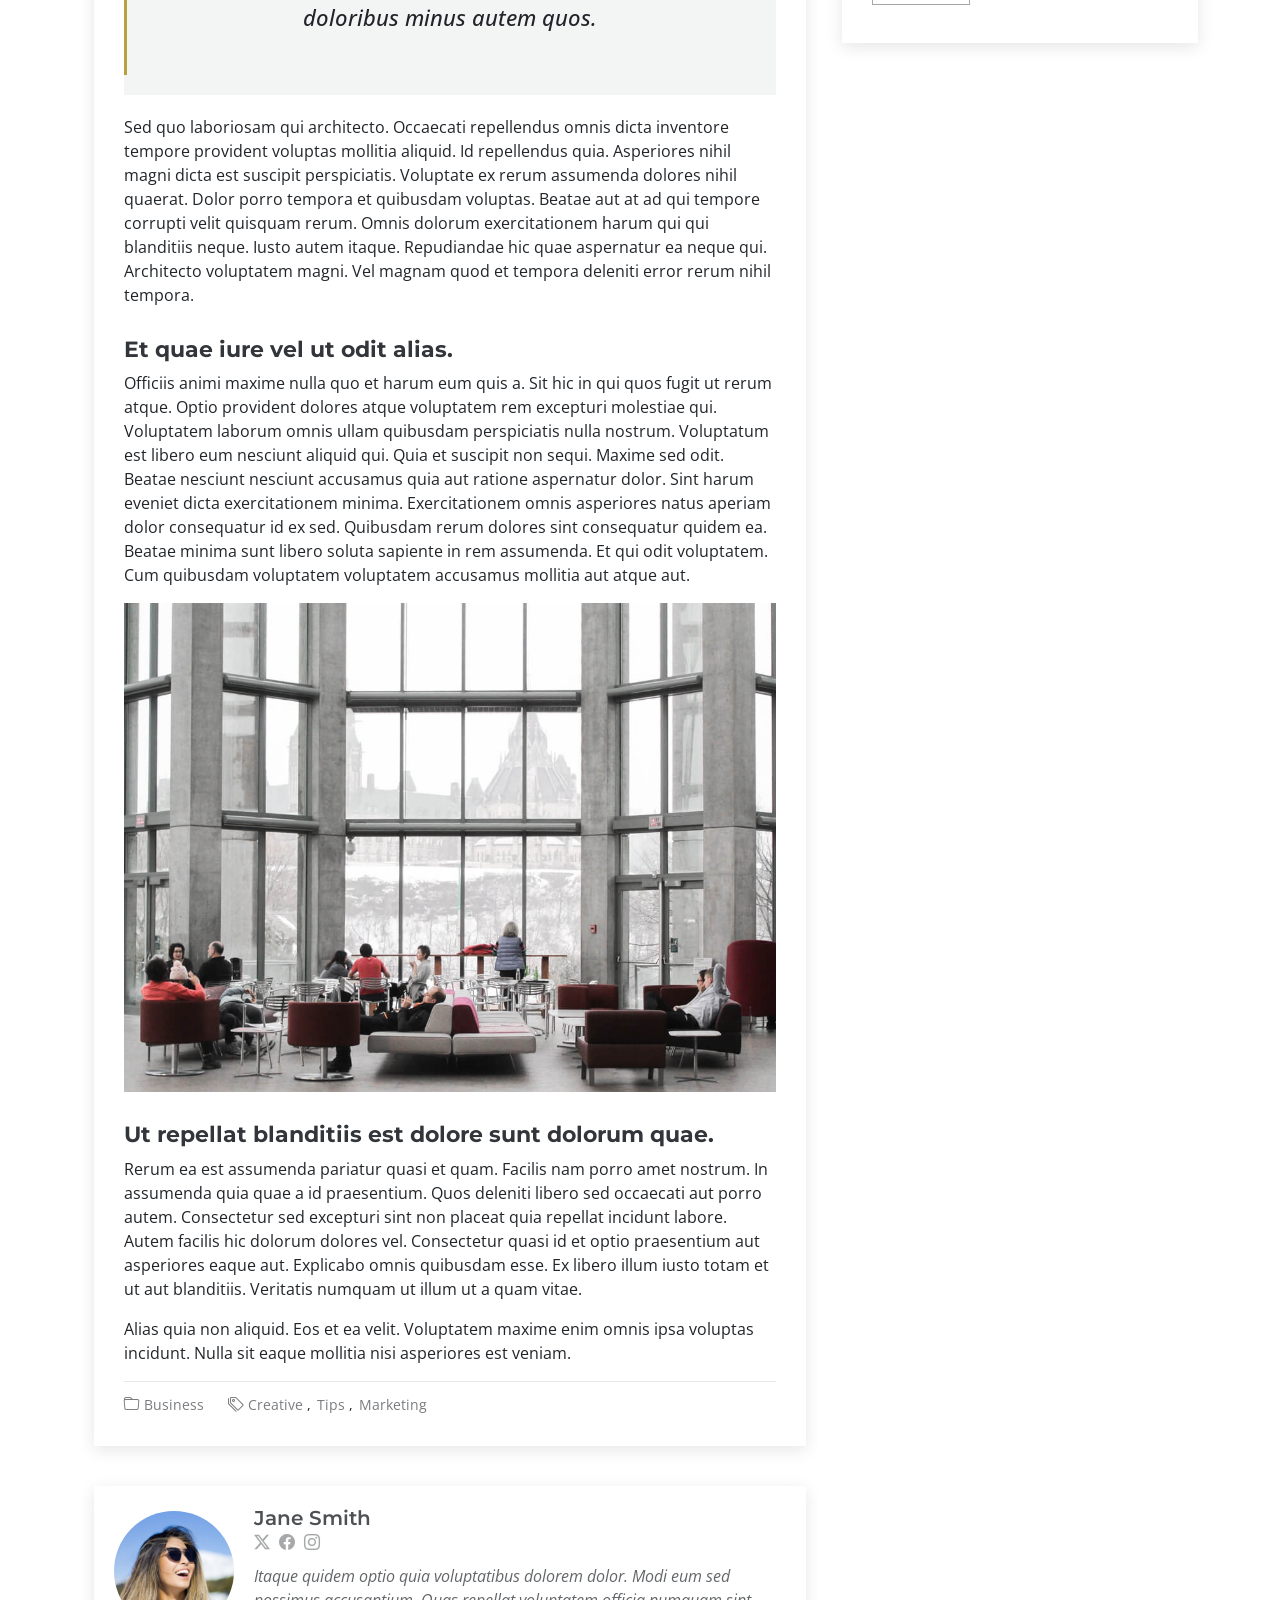
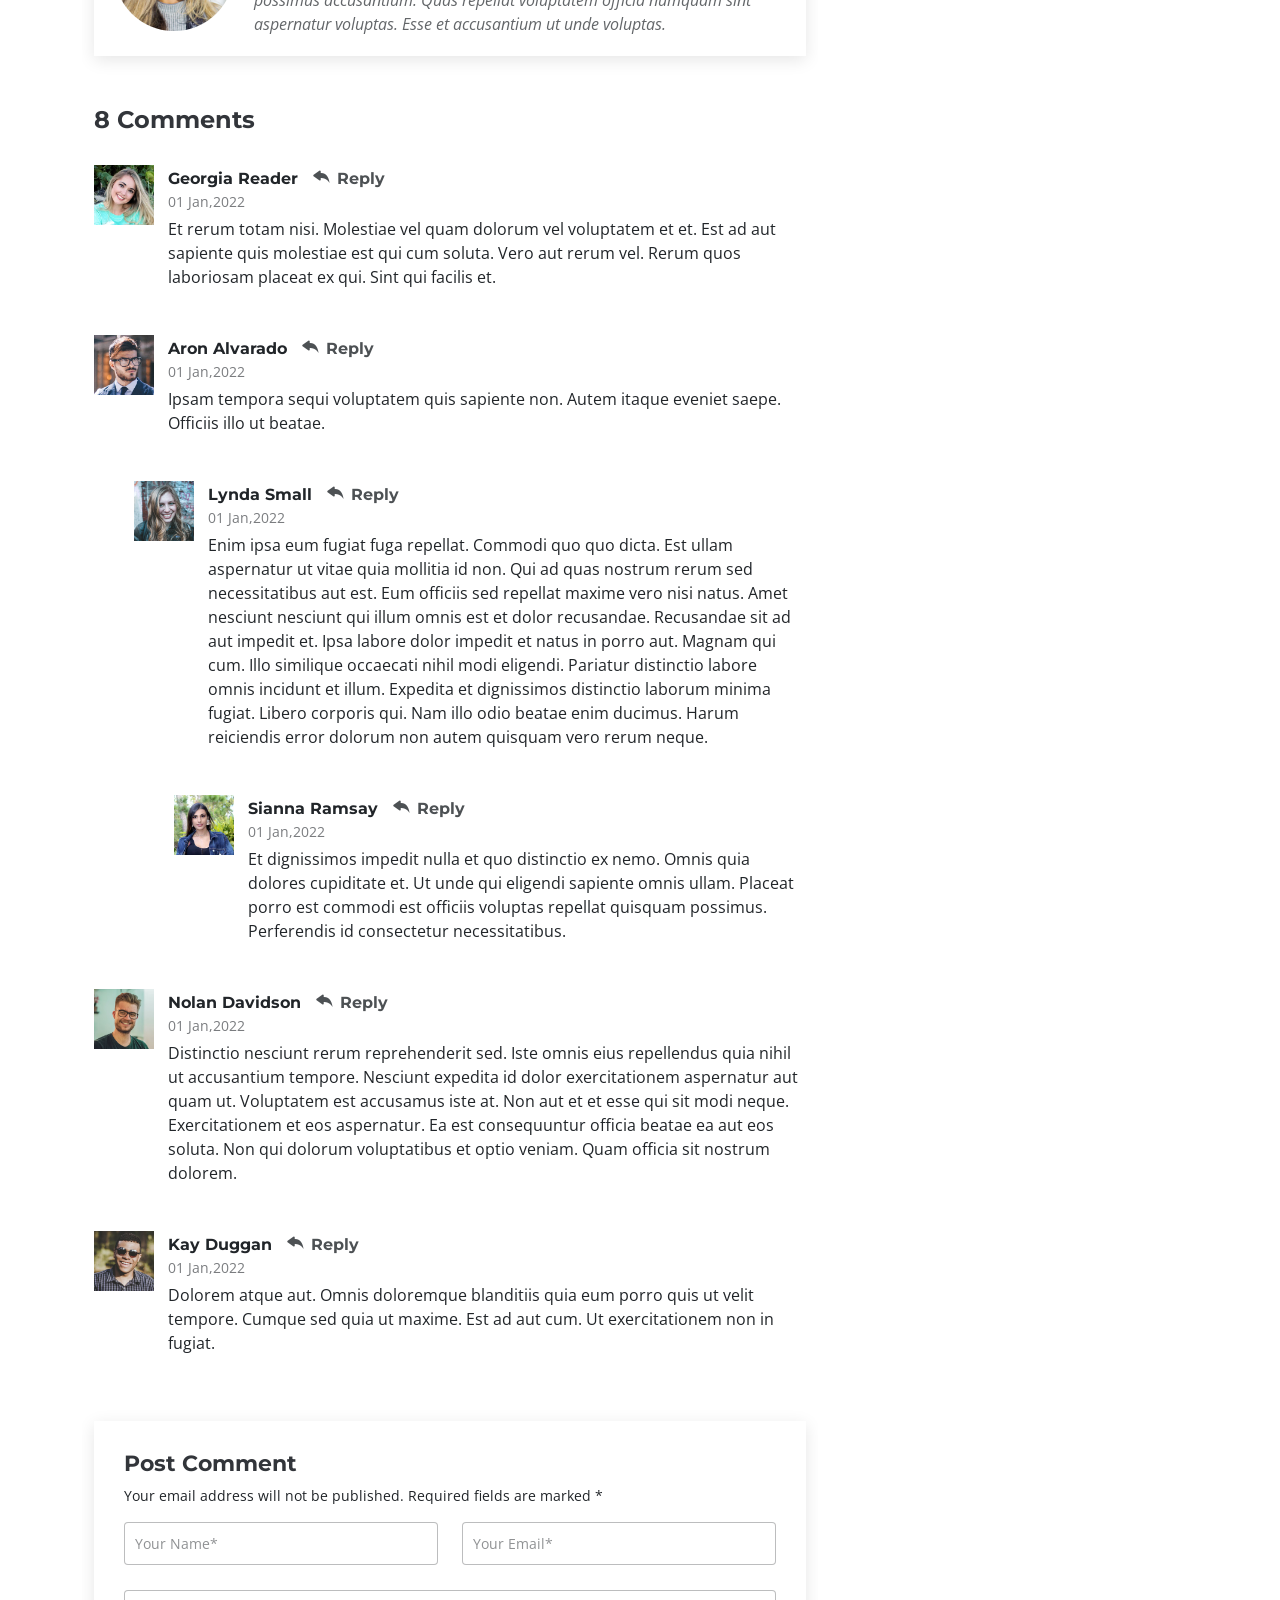
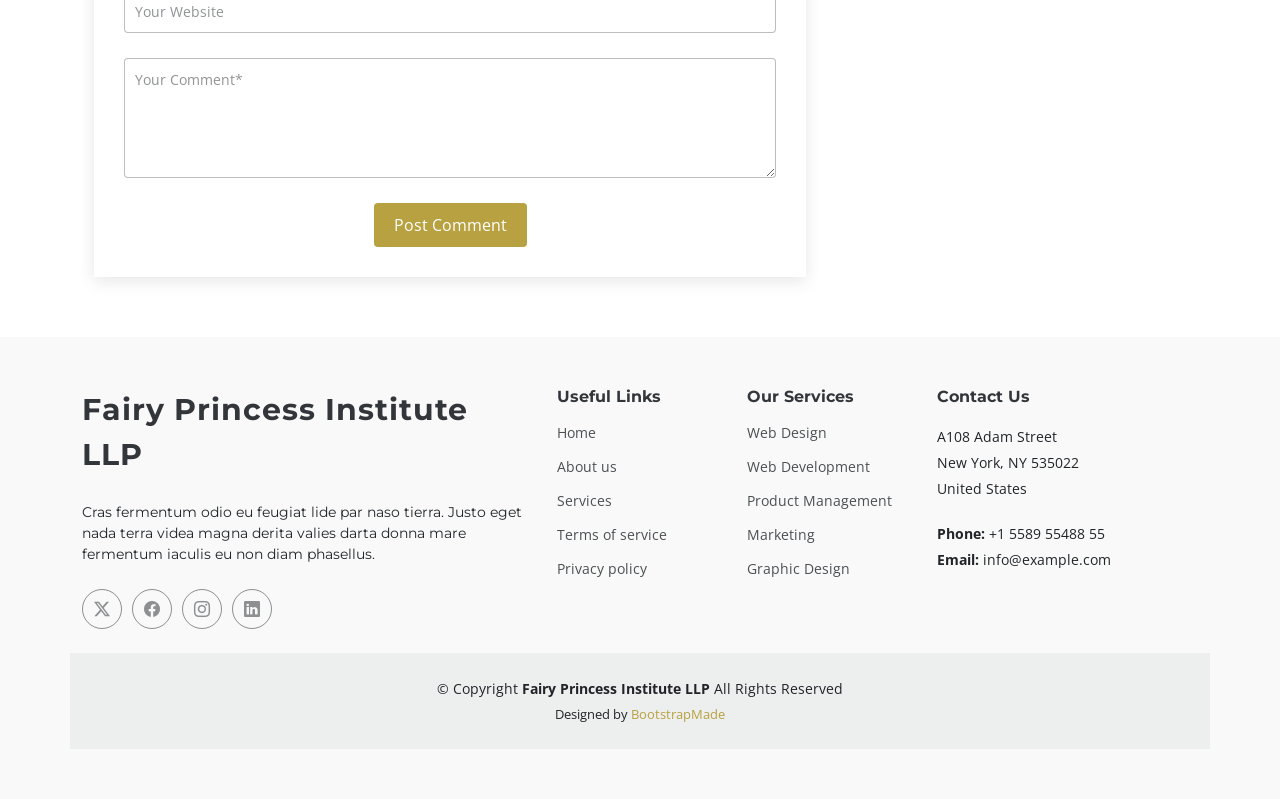
<file: blog-details.html>
<!DOCTYPE html>
<html lang="en">

<head>
  <meta charset="utf-8">
  <meta content="width=device-width, initial-scale=1.0" name="viewport">
  <title>Blog Details - Fairy Princess Institute LLP</title>
  <meta name="description" content="">
  <meta name="keywords" content="">

  <!-- Favicons -->
  <link href="assets/img/company-logo.jpeg" rel="icon">
  <link href="assets/img/apple-touch-icon.png" rel="apple-touch-icon">

  <!-- Fonts -->
  <link href="https://fonts.googleapis.com" rel="preconnect">
  <link href="https://fonts.gstatic.com" rel="preconnect" crossorigin>
  <link href="https://fonts.googleapis.com/css2?family=Open+Sans:ital,wght@0,300;0,400;0,500;0,600;0,700;0,800;1,300;1,400;1,500;1,600;1,700;1,800&family=Montserrat:ital,wght@0,100;0,200;0,300;0,400;0,500;0,600;0,700;0,800;0,900;1,100;1,200;1,300;1,400;1,500;1,600;1,700;1,800;1,900&family=Poppins:ital,wght@0,100;0,200;0,300;0,400;0,500;0,600;0,700;0,800;0,900;1,100;1,200;1,300;1,400;1,500;1,600;1,700;1,800;1,900&display=swap" rel="stylesheet">

  <!-- Vendor CSS Files -->
  <link href="assets/vendor/bootstrap/css/bootstrap.min.css" rel="stylesheet">
  <link href="assets/vendor/bootstrap-icons/bootstrap-icons.css" rel="stylesheet">
  <link href="assets/vendor/aos/aos.css" rel="stylesheet">
  <link href="assets/vendor/glightbox/css/glightbox.min.css" rel="stylesheet">
  <link href="assets/vendor/swiper/swiper-bundle.min.css" rel="stylesheet">

  <!-- Main CSS File -->
  <link href="assets/css/main.css" rel="stylesheet">

  <!-- =======================================================
  * Template Name: Fairy Princess Institute LLP
  * Template URL: https://bootstrapmade.com/append-bootstrap-website-template/
  * Updated: Aug 07 2024 with Bootstrap v5.3.3
  * Author: BootstrapMade.com
  * License: https://bootstrapmade.com/license/
  ======================================================== -->
</head>

<body class="blog-details-page">

  <header id="header" class="header d-flex align-items-center sticky-top">
    <div class="container-fluid position-relative d-flex align-items-center justify-content-between">

      <a href="index.html" class="logo d-flex align-items-center me-auto me-xl-0">
        <!-- Uncomment the line below if you also wish to use an image logo -->
        <!-- <img src="assets/img/logo.png" alt=""> -->
        <h1 class="sitename">Fairy Princess Institute LLP</h1><span>.</span>
      </a>

      <nav id="navmenu" class="navmenu">
        <ul>
          <li><a href="index.html#hero">Home</a></li>
          <li><a href="index.html#about">About</a></li>
          <li><a href="index.html#services">Services</a></li>
          <li><a href="index.html#portfolio">Portfolio</a></li>
          <li><a href="index.html#pricing">Pricing</a></li>
          <li><a href="index.html#team">Team</a></li>
          <li><a href="blog.html">Blog</a></li>
          <li class="dropdown"><a href="#"><span>Dropdown</span> <i class="bi bi-chevron-down toggle-dropdown"></i></a>
            <ul>
              <li><a href="#">Dropdown 1</a></li>
              <li class="dropdown"><a href="#"><span>Deep Dropdown</span> <i class="bi bi-chevron-down toggle-dropdown"></i></a>
                <ul>
                  <li><a href="#">Deep Dropdown 1</a></li>
                  <li><a href="#">Deep Dropdown 2</a></li>
                  <li><a href="#">Deep Dropdown 3</a></li>
                  <li><a href="#">Deep Dropdown 4</a></li>
                  <li><a href="#">Deep Dropdown 5</a></li>
                </ul>
              </li>
              <li><a href="#">Dropdown 2</a></li>
              <li><a href="#">Dropdown 3</a></li>
              <li><a href="#">Dropdown 4</a></li>
            </ul>
          </li>
          <li><a href="index.html#contact">Contact</a></li>
        </ul>
        <i class="mobile-nav-toggle d-xl-none bi bi-list"></i>
      </nav>

      <a class="btn-getstarted" href="index.html#about">Get Started</a>

    </div>
  </header>

  <main class="main">

    <!-- Page Title -->
    <div class="page-title" data-aos="fade">
      <div class="heading">
        <div class="container">
          <div class="row d-flex justify-content-center text-center">
            <div class="col-lg-8">
              <h1>Blog Details</h1>
              <p class="mb-0">Odio et unde deleniti. Deserunt numquam exercitationem. Officiis quo odio sint voluptas consequatur ut a odio voluptatem. Sit dolorum debitis veritatis natus dolores. Quasi ratione sint. Sit quaerat ipsum dolorem.</p>
            </div>
          </div>
        </div>
      </div>
      <nav class="breadcrumbs">
        <div class="container">
          <ol>
            <li><a href="index.html">Home</a></li>
            <li class="current">Blog Details</li>
          </ol>
        </div>
      </nav>
    </div><!-- End Page Title -->

    <div class="container">
      <div class="row">

        <div class="col-lg-8">

          <!-- Blog Details Section -->
          <section id="blog-details" class="blog-details section">
            <div class="container">

              <article class="article">

                <div class="post-img">
                  <img src="assets/img/blog/blog-1.jpg" alt="" class="img-fluid">
                </div>

                <h2 class="title">Dolorum optio tempore voluptas dignissimos cumque fuga qui quibusdam quia</h2>

                <div class="meta-top">
                  <ul>
                    <li class="d-flex align-items-center"><i class="bi bi-person"></i> <a href="blog-details.html">John Doe</a></li>
                    <li class="d-flex align-items-center"><i class="bi bi-clock"></i> <a href="blog-details.html"><time datetime="2020-01-01">Jan 1, 2022</time></a></li>
                    <li class="d-flex align-items-center"><i class="bi bi-chat-dots"></i> <a href="blog-details.html">12 Comments</a></li>
                  </ul>
                </div><!-- End meta top -->

                <div class="content">
                  <p>
                    Similique neque nam consequuntur ad non maxime aliquam quas. Quibusdam animi praesentium. Aliquam et laboriosam eius aut nostrum quidem aliquid dicta.
                    Et eveniet enim. Qui velit est ea dolorem doloremque deleniti aperiam unde soluta. Est cum et quod quos aut ut et sit sunt. Voluptate porro consequatur assumenda perferendis dolore.
                  </p>

                  <p>
                    Sit repellat hic cupiditate hic ut nemo. Quis nihil sunt non reiciendis. Sequi in accusamus harum vel aspernatur. Excepturi numquam nihil cumque odio. Et voluptate cupiditate.
                  </p>

                  <blockquote>
                    <p>
                      Et vero doloremque tempore voluptatem ratione vel aut. Deleniti sunt animi aut. Aut eos aliquam doloribus minus autem quos.
                    </p>
                  </blockquote>

                  <p>
                    Sed quo laboriosam qui architecto. Occaecati repellendus omnis dicta inventore tempore provident voluptas mollitia aliquid. Id repellendus quia. Asperiores nihil magni dicta est suscipit perspiciatis. Voluptate ex rerum assumenda dolores nihil quaerat.
                    Dolor porro tempora et quibusdam voluptas. Beatae aut at ad qui tempore corrupti velit quisquam rerum. Omnis dolorum exercitationem harum qui qui blanditiis neque.
                    Iusto autem itaque. Repudiandae hic quae aspernatur ea neque qui. Architecto voluptatem magni. Vel magnam quod et tempora deleniti error rerum nihil tempora.
                  </p>

                  <h3>Et quae iure vel ut odit alias.</h3>
                  <p>
                    Officiis animi maxime nulla quo et harum eum quis a. Sit hic in qui quos fugit ut rerum atque. Optio provident dolores atque voluptatem rem excepturi molestiae qui. Voluptatem laborum omnis ullam quibusdam perspiciatis nulla nostrum. Voluptatum est libero eum nesciunt aliquid qui.
                    Quia et suscipit non sequi. Maxime sed odit. Beatae nesciunt nesciunt accusamus quia aut ratione aspernatur dolor. Sint harum eveniet dicta exercitationem minima. Exercitationem omnis asperiores natus aperiam dolor consequatur id ex sed. Quibusdam rerum dolores sint consequatur quidem ea.
                    Beatae minima sunt libero soluta sapiente in rem assumenda. Et qui odit voluptatem. Cum quibusdam voluptatem voluptatem accusamus mollitia aut atque aut.
                  </p>
                  <img src="assets/img/blog/blog-inside-post.jpg" class="img-fluid" alt="">

                  <h3>Ut repellat blanditiis est dolore sunt dolorum quae.</h3>
                  <p>
                    Rerum ea est assumenda pariatur quasi et quam. Facilis nam porro amet nostrum. In assumenda quia quae a id praesentium. Quos deleniti libero sed occaecati aut porro autem. Consectetur sed excepturi sint non placeat quia repellat incidunt labore. Autem facilis hic dolorum dolores vel.
                    Consectetur quasi id et optio praesentium aut asperiores eaque aut. Explicabo omnis quibusdam esse. Ex libero illum iusto totam et ut aut blanditiis. Veritatis numquam ut illum ut a quam vitae.
                  </p>
                  <p>
                    Alias quia non aliquid. Eos et ea velit. Voluptatem maxime enim omnis ipsa voluptas incidunt. Nulla sit eaque mollitia nisi asperiores est veniam.
                  </p>

                </div><!-- End post content -->

                <div class="meta-bottom">
                  <i class="bi bi-folder"></i>
                  <ul class="cats">
                    <li><a href="#">Business</a></li>
                  </ul>

                  <i class="bi bi-tags"></i>
                  <ul class="tags">
                    <li><a href="#">Creative</a></li>
                    <li><a href="#">Tips</a></li>
                    <li><a href="#">Marketing</a></li>
                  </ul>
                </div><!-- End meta bottom -->

              </article>

            </div>
          </section><!-- /Blog Details Section -->

          <!-- Blog Author Section -->
          <section id="blog-author" class="blog-author section">

            <div class="container">
              <div class="author-container d-flex align-items-center">
                <img src="assets/img/blog/blog-author.jpg" class="rounded-circle flex-shrink-0" alt="">
                <div>
                  <h4>Jane Smith</h4>
                  <div class="social-links">
                    <a href="https://x.com/#"><i class="bi bi-twitter-x"></i></a>
                    <a href="https://facebook.com/#"><i class="bi bi-facebook"></i></a>
                    <a href="https://instagram.com/#"><i class="biu bi-instagram"></i></a>
                  </div>
                  <p>
                    Itaque quidem optio quia voluptatibus dolorem dolor. Modi eum sed possimus accusantium. Quas repellat voluptatem officia numquam sint aspernatur voluptas. Esse et accusantium ut unde voluptas.
                  </p>
                </div>
              </div>
            </div>

          </section><!-- /Blog Author Section -->

          <!-- Blog Comments Section -->
          <section id="blog-comments" class="blog-comments section">

            <div class="container">

              <h4 class="comments-count">8 Comments</h4>

              <div id="comment-1" class="comment">
                <div class="d-flex">
                  <div class="comment-img"><img src="assets/img/blog/comments-1.jpg" alt=""></div>
                  <div>
                    <h5><a href="">Georgia Reader</a> <a href="#" class="reply"><i class="bi bi-reply-fill"></i> Reply</a></h5>
                    <time datetime="2020-01-01">01 Jan,2022</time>
                    <p>
                      Et rerum totam nisi. Molestiae vel quam dolorum vel voluptatem et et. Est ad aut sapiente quis molestiae est qui cum soluta.
                      Vero aut rerum vel. Rerum quos laboriosam placeat ex qui. Sint qui facilis et.
                    </p>
                  </div>
                </div>
              </div><!-- End comment #1 -->

              <div id="comment-2" class="comment">
                <div class="d-flex">
                  <div class="comment-img"><img src="assets/img/blog/comments-2.jpg" alt=""></div>
                  <div>
                    <h5><a href="">Aron Alvarado</a> <a href="#" class="reply"><i class="bi bi-reply-fill"></i> Reply</a></h5>
                    <time datetime="2020-01-01">01 Jan,2022</time>
                    <p>
                      Ipsam tempora sequi voluptatem quis sapiente non. Autem itaque eveniet saepe. Officiis illo ut beatae.
                    </p>
                  </div>
                </div>

                <div id="comment-reply-1" class="comment comment-reply">
                  <div class="d-flex">
                    <div class="comment-img"><img src="assets/img/blog/comments-3.jpg" alt=""></div>
                    <div>
                      <h5><a href="">Lynda Small</a> <a href="#" class="reply"><i class="bi bi-reply-fill"></i> Reply</a></h5>
                      <time datetime="2020-01-01">01 Jan,2022</time>
                      <p>
                        Enim ipsa eum fugiat fuga repellat. Commodi quo quo dicta. Est ullam aspernatur ut vitae quia mollitia id non. Qui ad quas nostrum rerum sed necessitatibus aut est. Eum officiis sed repellat maxime vero nisi natus. Amet nesciunt nesciunt qui illum omnis est et dolor recusandae.

                        Recusandae sit ad aut impedit et. Ipsa labore dolor impedit et natus in porro aut. Magnam qui cum. Illo similique occaecati nihil modi eligendi. Pariatur distinctio labore omnis incidunt et illum. Expedita et dignissimos distinctio laborum minima fugiat.

                        Libero corporis qui. Nam illo odio beatae enim ducimus. Harum reiciendis error dolorum non autem quisquam vero rerum neque.
                      </p>
                    </div>
                  </div>

                  <div id="comment-reply-2" class="comment comment-reply">
                    <div class="d-flex">
                      <div class="comment-img"><img src="assets/img/blog/comments-4.jpg" alt=""></div>
                      <div>
                        <h5><a href="">Sianna Ramsay</a> <a href="#" class="reply"><i class="bi bi-reply-fill"></i> Reply</a></h5>
                        <time datetime="2020-01-01">01 Jan,2022</time>
                        <p>
                          Et dignissimos impedit nulla et quo distinctio ex nemo. Omnis quia dolores cupiditate et. Ut unde qui eligendi sapiente omnis ullam. Placeat porro est commodi est officiis voluptas repellat quisquam possimus. Perferendis id consectetur necessitatibus.
                        </p>
                      </div>
                    </div>

                  </div><!-- End comment reply #2-->

                </div><!-- End comment reply #1-->

              </div><!-- End comment #2-->

              <div id="comment-3" class="comment">
                <div class="d-flex">
                  <div class="comment-img"><img src="assets/img/blog/comments-5.jpg" alt=""></div>
                  <div>
                    <h5><a href="">Nolan Davidson</a> <a href="#" class="reply"><i class="bi bi-reply-fill"></i> Reply</a></h5>
                    <time datetime="2020-01-01">01 Jan,2022</time>
                    <p>
                      Distinctio nesciunt rerum reprehenderit sed. Iste omnis eius repellendus quia nihil ut accusantium tempore. Nesciunt expedita id dolor exercitationem aspernatur aut quam ut. Voluptatem est accusamus iste at.
                      Non aut et et esse qui sit modi neque. Exercitationem et eos aspernatur. Ea est consequuntur officia beatae ea aut eos soluta. Non qui dolorum voluptatibus et optio veniam. Quam officia sit nostrum dolorem.
                    </p>
                  </div>
                </div>

              </div><!-- End comment #3 -->

              <div id="comment-4" class="comment">
                <div class="d-flex">
                  <div class="comment-img"><img src="assets/img/blog/comments-6.jpg" alt=""></div>
                  <div>
                    <h5><a href="">Kay Duggan</a> <a href="#" class="reply"><i class="bi bi-reply-fill"></i> Reply</a></h5>
                    <time datetime="2020-01-01">01 Jan,2022</time>
                    <p>
                      Dolorem atque aut. Omnis doloremque blanditiis quia eum porro quis ut velit tempore. Cumque sed quia ut maxime. Est ad aut cum. Ut exercitationem non in fugiat.
                    </p>
                  </div>
                </div>

              </div><!-- End comment #4 -->

            </div>

          </section><!-- /Blog Comments Section -->

          <!-- Comment Form Section -->
          <section id="comment-form" class="comment-form section">
            <div class="container">

              <form action="">

                <h4>Post Comment</h4>
                <p>Your email address will not be published. Required fields are marked * </p>
                <div class="row">
                  <div class="col-md-6 form-group">
                    <input name="name" type="text" class="form-control" placeholder="Your Name*">
                  </div>
                  <div class="col-md-6 form-group">
                    <input name="email" type="text" class="form-control" placeholder="Your Email*">
                  </div>
                </div>
                <div class="row">
                  <div class="col form-group">
                    <input name="website" type="text" class="form-control" placeholder="Your Website">
                  </div>
                </div>
                <div class="row">
                  <div class="col form-group">
                    <textarea name="comment" class="form-control" placeholder="Your Comment*"></textarea>
                  </div>
                </div>

                <div class="text-center">
                  <button type="submit" class="btn btn-primary">Post Comment</button>
                </div>

              </form>

            </div>
          </section><!-- /Comment Form Section -->

        </div>

        <div class="col-lg-4 sidebar">

          <div class="widgets-container">

            <!-- Search Widget -->
            <div class="search-widget widget-item">

              <h3 class="widget-title">Search</h3>
              <form action="">
                <input type="text">
                <button type="submit" title="Search"><i class="bi bi-search"></i></button>
              </form>

            </div><!--/Search Widget -->

            <!-- Categories Widget -->
            <div class="categories-widget widget-item">

              <h3 class="widget-title">Categories</h3>
              <ul class="mt-3">
                <li><a href="#">General <span>(25)</span></a></li>
                <li><a href="#">Lifestyle <span>(12)</span></a></li>
                <li><a href="#">Travel <span>(5)</span></a></li>
                <li><a href="#">Design <span>(22)</span></a></li>
                <li><a href="#">Creative <span>(8)</span></a></li>
                <li><a href="#">Educaion <span>(14)</span></a></li>
              </ul>

            </div><!--/Categories Widget -->

            <!-- Recent Posts Widget -->
            <div class="recent-posts-widget widget-item">

              <h3 class="widget-title">Recent Posts</h3>

              <div class="post-item">
                <img src="assets/img/blog/blog-recent-1.jpg" alt="" class="flex-shrink-0">
                <div>
                  <h4><a href="blog-details.html">Nihil blanditiis at in nihil autem</a></h4>
                  <time datetime="2020-01-01">Jan 1, 2020</time>
                </div>
              </div><!-- End recent post item-->

              <div class="post-item">
                <img src="assets/img/blog/blog-recent-2.jpg" alt="" class="flex-shrink-0">
                <div>
                  <h4><a href="blog-details.html">Quidem autem et impedit</a></h4>
                  <time datetime="2020-01-01">Jan 1, 2020</time>
                </div>
              </div><!-- End recent post item-->

              <div class="post-item">
                <img src="assets/img/blog/blog-recent-3.jpg" alt="" class="flex-shrink-0">
                <div>
                  <h4><a href="blog-details.html">Id quia et et ut maxime similique occaecati ut</a></h4>
                  <time datetime="2020-01-01">Jan 1, 2020</time>
                </div>
              </div><!-- End recent post item-->

              <div class="post-item">
                <img src="assets/img/blog/blog-recent-4.jpg" alt="" class="flex-shrink-0">
                <div>
                  <h4><a href="blog-details.html">Laborum corporis quo dara net para</a></h4>
                  <time datetime="2020-01-01">Jan 1, 2020</time>
                </div>
              </div><!-- End recent post item-->

              <div class="post-item">
                <img src="assets/img/blog/blog-recent-5.jpg" alt="" class="flex-shrink-0">
                <div>
                  <h4><a href="blog-details.html">Et dolores corrupti quae illo quod dolor</a></h4>
                  <time datetime="2020-01-01">Jan 1, 2020</time>
                </div>
              </div><!-- End recent post item-->

            </div><!--/Recent Posts Widget -->

            <!-- Tags Widget -->
            <div class="tags-widget widget-item">

              <h3 class="widget-title">Tags</h3>
              <ul>
                <li><a href="#">App</a></li>
                <li><a href="#">IT</a></li>
                <li><a href="#">Business</a></li>
                <li><a href="#">Mac</a></li>
                <li><a href="#">Design</a></li>
                <li><a href="#">Office</a></li>
                <li><a href="#">Creative</a></li>
                <li><a href="#">Studio</a></li>
                <li><a href="#">Smart</a></li>
                <li><a href="#">Tips</a></li>
                <li><a href="#">Marketing</a></li>
              </ul>

            </div><!--/Tags Widget -->

          </div>

        </div>

      </div>
    </div>

  </main>

  <footer id="footer" class="footer position-relative light-background">

    <div class="container footer-top">
      <div class="row gy-4">
        <div class="col-lg-5 col-md-12 footer-about">
          <a href="index.html" class="logo d-flex align-items-center">
            <span class="sitename">Fairy Princess Institute LLP</span>
          </a>
          <p>Cras fermentum odio eu feugiat lide par naso tierra. Justo eget nada terra videa magna derita valies darta donna mare fermentum iaculis eu non diam phasellus.</p>
          <div class="social-links d-flex mt-4">
            <a href=""><i class="bi bi-twitter-x"></i></a>
            <a href=""><i class="bi bi-facebook"></i></a>
            <a href=""><i class="bi bi-instagram"></i></a>
            <a href=""><i class="bi bi-linkedin"></i></a>
          </div>
        </div>

        <div class="col-lg-2 col-6 footer-links">
          <h4>Useful Links</h4>
          <ul>
            <li><a href="#">Home</a></li>
            <li><a href="#">About us</a></li>
            <li><a href="#">Services</a></li>
            <li><a href="#">Terms of service</a></li>
            <li><a href="#">Privacy policy</a></li>
          </ul>
        </div>

        <div class="col-lg-2 col-6 footer-links">
          <h4>Our Services</h4>
          <ul>
            <li><a href="#">Web Design</a></li>
            <li><a href="#">Web Development</a></li>
            <li><a href="#">Product Management</a></li>
            <li><a href="#">Marketing</a></li>
            <li><a href="#">Graphic Design</a></li>
          </ul>
        </div>

        <div class="col-lg-3 col-md-12 footer-contact text-center text-md-start">
          <h4>Contact Us</h4>
          <p>A108 Adam Street</p>
          <p>New York, NY 535022</p>
          <p>United States</p>
          <p class="mt-4"><strong>Phone:</strong> <span>+1 5589 55488 55</span></p>
          <p><strong>Email:</strong> <span>info@example.com</span></p>
        </div>

      </div>
    </div>

    <div class="container copyright text-center mt-4">
      <p>© <span>Copyright</span> <strong class="sitename">Fairy Princess Institute LLP</strong> <span>All Rights Reserved</span></p>
      <div class="credits">
        <!-- All the links in the footer should remain intact. -->
        <!-- You can delete the links only if you've purchased the pro version. -->
        <!-- Licensing information: https://bootstrapmade.com/license/ -->
        <!-- Purchase the pro version with working PHP/AJAX contact form: [buy-url] -->
        Designed by <a href="https://bootstrapmade.com/">BootstrapMade</a>
      </div>
    </div>

  </footer>

  <!-- Scroll Top -->
  <a href="#" id="scroll-top" class="scroll-top d-flex align-items-center justify-content-center"><i class="bi bi-arrow-up-short"></i></a>

  <!-- Preloader -->
  <div id="preloader"></div>

  <!-- Vendor JS Files -->
  <script src="assets/vendor/bootstrap/js/bootstrap.bundle.min.js"></script>
  <script src="assets/vendor/php-email-form/validate.js"></script>
  <script src="assets/vendor/aos/aos.js"></script>
  <script src="assets/vendor/glightbox/js/glightbox.min.js"></script>
  <script src="assets/vendor/purecounter/purecounter_vanilla.js"></script>
  <script src="assets/vendor/imagesloaded/imagesloaded.pkgd.min.js"></script>
  <script src="assets/vendor/isotope-layout/isotope.pkgd.min.js"></script>
  <script src="assets/vendor/swiper/swiper-bundle.min.js"></script>

  <!-- Main JS File -->
  <script src="assets/js/main.js"></script>

</body>

</html>
</file>
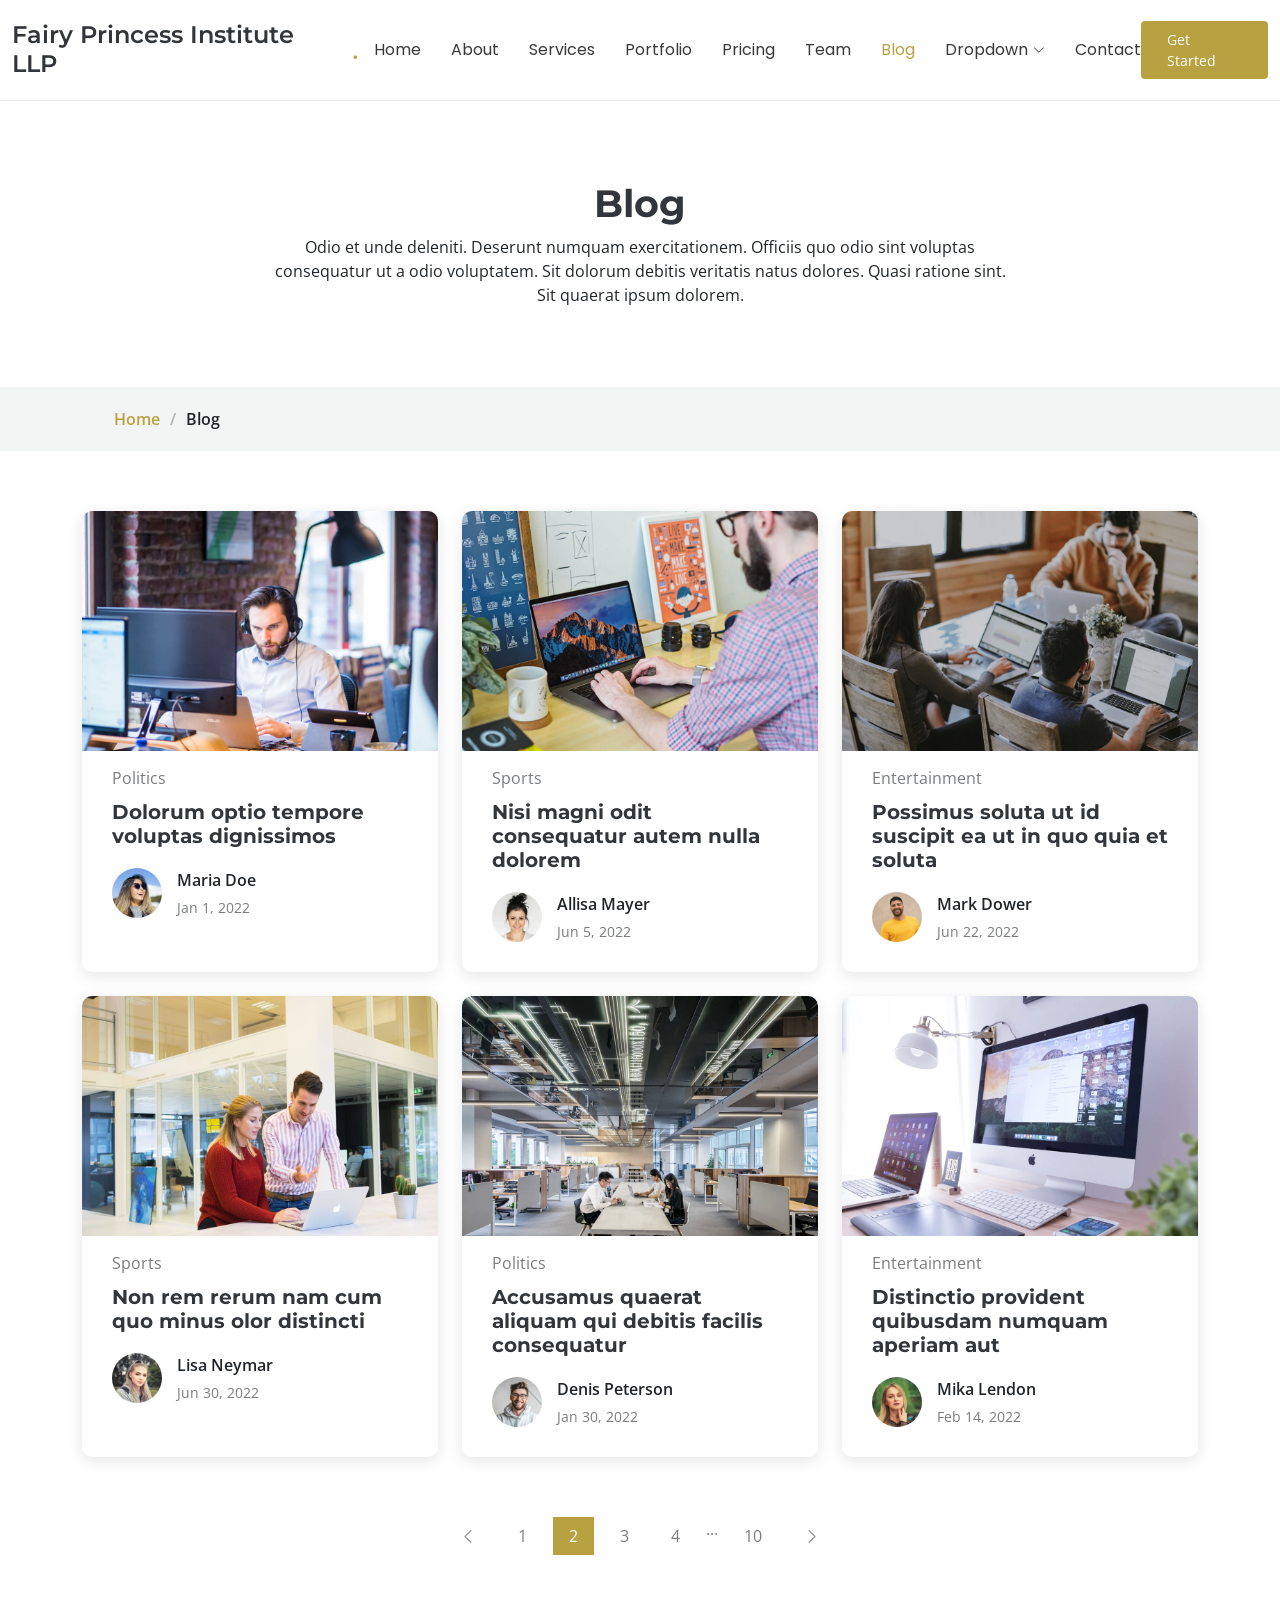
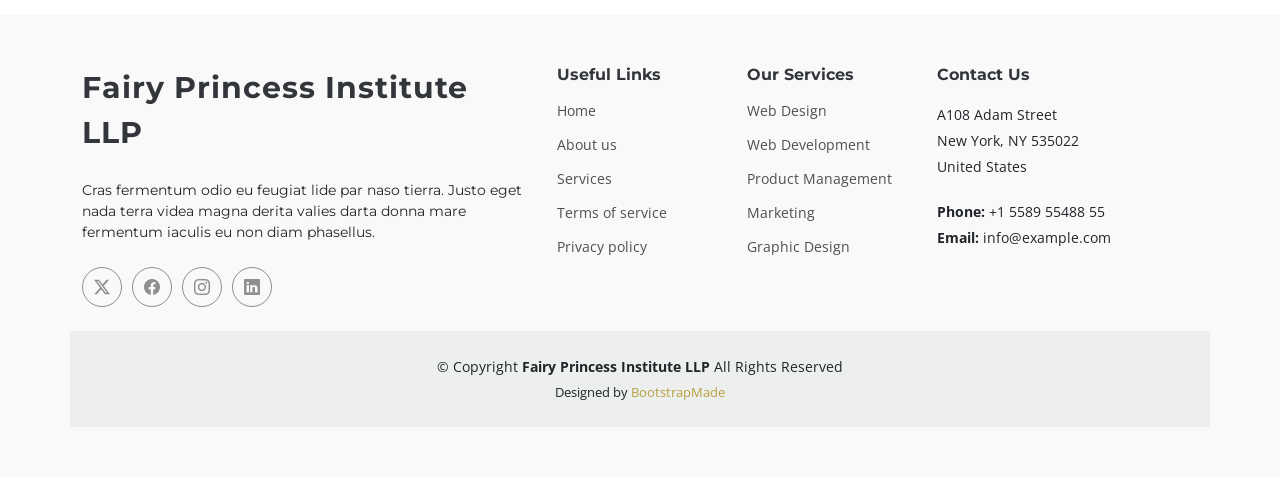
<file: blog.html>
<!DOCTYPE html>
<html lang="en">

<head>
  <meta charset="utf-8">
  <meta content="width=device-width, initial-scale=1.0" name="viewport">
  <title>Blog - Fairy Princess Institute LLP</title>
  <meta name="description" content="">
  <meta name="keywords" content="">

  <!-- Favicons -->
  <link href="assets/img/company-logo.jpeg" rel="icon">
  <link href="assets/img/apple-touch-icon.png" rel="apple-touch-icon">

  <!-- Fonts -->
  <link href="https://fonts.googleapis.com" rel="preconnect">
  <link href="https://fonts.gstatic.com" rel="preconnect" crossorigin>
  <link href="https://fonts.googleapis.com/css2?family=Open+Sans:ital,wght@0,300;0,400;0,500;0,600;0,700;0,800;1,300;1,400;1,500;1,600;1,700;1,800&family=Montserrat:ital,wght@0,100;0,200;0,300;0,400;0,500;0,600;0,700;0,800;0,900;1,100;1,200;1,300;1,400;1,500;1,600;1,700;1,800;1,900&family=Poppins:ital,wght@0,100;0,200;0,300;0,400;0,500;0,600;0,700;0,800;0,900;1,100;1,200;1,300;1,400;1,500;1,600;1,700;1,800;1,900&display=swap" rel="stylesheet">

  <!-- Vendor CSS Files -->
  <link href="assets/vendor/bootstrap/css/bootstrap.min.css" rel="stylesheet">
  <link href="assets/vendor/bootstrap-icons/bootstrap-icons.css" rel="stylesheet">
  <link href="assets/vendor/aos/aos.css" rel="stylesheet">
  <link href="assets/vendor/glightbox/css/glightbox.min.css" rel="stylesheet">
  <link href="assets/vendor/swiper/swiper-bundle.min.css" rel="stylesheet">

  <!-- Main CSS File -->
  <link href="assets/css/main.css" rel="stylesheet">

  <!-- =======================================================
  * Template Name: Fairy Princess Institute LLP
  * Template URL: https://bootstrapmade.com/append-bootstrap-website-template/
  * Updated: Aug 07 2024 with Bootstrap v5.3.3
  * Author: BootstrapMade.com
  * License: https://bootstrapmade.com/license/
  ======================================================== -->
</head>

<body class="blog-page">

  <header id="header" class="header d-flex align-items-center sticky-top">
    <div class="container-fluid position-relative d-flex align-items-center justify-content-between">

      <a href="index.html" class="logo d-flex align-items-center me-auto me-xl-0">
        <!-- Uncomment the line below if you also wish to use an image logo -->
        <!-- <img src="assets/img/logo.png" alt=""> -->
        <h1 class="sitename">Fairy Princess Institute LLP</h1><span>.</span>
      </a>

      <nav id="navmenu" class="navmenu">
        <ul>
          <li><a href="index.html#hero">Home</a></li>
          <li><a href="index.html#about">About</a></li>
          <li><a href="index.html#services">Services</a></li>
          <li><a href="index.html#portfolio">Portfolio</a></li>
          <li><a href="index.html#pricing">Pricing</a></li>
          <li><a href="index.html#team">Team</a></li>
          <li><a href="blog.html" class="active">Blog</a></li>
          <li class="dropdown"><a href="#"><span>Dropdown</span> <i class="bi bi-chevron-down toggle-dropdown"></i></a>
            <ul>
              <li><a href="#">Dropdown 1</a></li>
              <li class="dropdown"><a href="#"><span>Deep Dropdown</span> <i class="bi bi-chevron-down toggle-dropdown"></i></a>
                <ul>
                  <li><a href="#">Deep Dropdown 1</a></li>
                  <li><a href="#">Deep Dropdown 2</a></li>
                  <li><a href="#">Deep Dropdown 3</a></li>
                  <li><a href="#">Deep Dropdown 4</a></li>
                  <li><a href="#">Deep Dropdown 5</a></li>
                </ul>
              </li>
              <li><a href="#">Dropdown 2</a></li>
              <li><a href="#">Dropdown 3</a></li>
              <li><a href="#">Dropdown 4</a></li>
            </ul>
          </li>
          <li><a href="index.html#contact">Contact</a></li>
        </ul>
        <i class="mobile-nav-toggle d-xl-none bi bi-list"></i>
      </nav>

      <a class="btn-getstarted" href="index.html#about">Get Started</a>

    </div>
  </header>

  <main class="main">

    <!-- Page Title -->
    <div class="page-title" data-aos="fade">
      <div class="heading">
        <div class="container">
          <div class="row d-flex justify-content-center text-center">
            <div class="col-lg-8">
              <h1>Blog</h1>
              <p class="mb-0">Odio et unde deleniti. Deserunt numquam exercitationem. Officiis quo odio sint voluptas consequatur ut a odio voluptatem. Sit dolorum debitis veritatis natus dolores. Quasi ratione sint. Sit quaerat ipsum dolorem.</p>
            </div>
          </div>
        </div>
      </div>
      <nav class="breadcrumbs">
        <div class="container">
          <ol>
            <li><a href="index.html">Home</a></li>
            <li class="current">Blog</li>
          </ol>
        </div>
      </nav>
    </div><!-- End Page Title -->

    <!-- Blog Posts Section -->
    <section id="blog-posts" class="blog-posts section">

      <div class="container">
        <div class="row gy-4">

          <div class="col-lg-4">
            <article>

              <div class="post-img">
                <img src="assets/img/blog/blog-1.jpg" alt="" class="img-fluid">
              </div>

              <p class="post-category">Politics</p>

              <h2 class="title">
                <a href="blog-details.html">Dolorum optio tempore voluptas dignissimos</a>
              </h2>

              <div class="d-flex align-items-center">
                <img src="assets/img/blog/blog-author.jpg" alt="" class="img-fluid post-author-img flex-shrink-0">
                <div class="post-meta">
                  <p class="post-author">Maria Doe</p>
                  <p class="post-date">
                    <time datetime="2022-01-01">Jan 1, 2022</time>
                  </p>
                </div>
              </div>

            </article>
          </div><!-- End post list item -->

          <div class="col-lg-4">
            <article>

              <div class="post-img">
                <img src="assets/img/blog/blog-2.jpg" alt="" class="img-fluid">
              </div>

              <p class="post-category">Sports</p>

              <h2 class="title">
                <a href="blog-details.html">Nisi magni odit consequatur autem nulla dolorem</a>
              </h2>

              <div class="d-flex align-items-center">
                <img src="assets/img/blog/blog-author-2.jpg" alt="" class="img-fluid post-author-img flex-shrink-0">
                <div class="post-meta">
                  <p class="post-author">Allisa Mayer</p>
                  <p class="post-date">
                    <time datetime="2022-01-01">Jun 5, 2022</time>
                  </p>
                </div>
              </div>

            </article>
          </div><!-- End post list item -->

          <div class="col-lg-4">
            <article>

              <div class="post-img">
                <img src="assets/img/blog/blog-3.jpg" alt="" class="img-fluid">
              </div>

              <p class="post-category">Entertainment</p>

              <h2 class="title">
                <a href="blog-details.html">Possimus soluta ut id suscipit ea ut in quo quia et soluta</a>
              </h2>

              <div class="d-flex align-items-center">
                <img src="assets/img/blog/blog-author-3.jpg" alt="" class="img-fluid post-author-img flex-shrink-0">
                <div class="post-meta">
                  <p class="post-author">Mark Dower</p>
                  <p class="post-date">
                    <time datetime="2022-01-01">Jun 22, 2022</time>
                  </p>
                </div>
              </div>

            </article>
          </div><!-- End post list item -->

          <div class="col-lg-4">
            <article>

              <div class="post-img">
                <img src="assets/img/blog/blog-4.jpg" alt="" class="img-fluid">
              </div>

              <p class="post-category">Sports</p>

              <h2 class="title">
                <a href="blog-details.html">Non rem rerum nam cum quo minus olor distincti</a>
              </h2>

              <div class="d-flex align-items-center">
                <img src="assets/img/blog/blog-author-4.jpg" alt="" class="img-fluid post-author-img flex-shrink-0">
                <div class="post-meta">
                  <p class="post-author">Lisa Neymar</p>
                  <p class="post-date">
                    <time datetime="2022-01-01">Jun 30, 2022</time>
                  </p>
                </div>
              </div>

            </article>
          </div><!-- End post list item -->

          <div class="col-lg-4">
            <article>

              <div class="post-img">
                <img src="assets/img/blog/blog-5.jpg" alt="" class="img-fluid">
              </div>

              <p class="post-category">Politics</p>

              <h2 class="title">
                <a href="blog-details.html">Accusamus quaerat aliquam qui debitis facilis consequatur</a>
              </h2>

              <div class="d-flex align-items-center">
                <img src="assets/img/blog/blog-author-5.jpg" alt="" class="img-fluid post-author-img flex-shrink-0">
                <div class="post-meta">
                  <p class="post-author">Denis Peterson</p>
                  <p class="post-date">
                    <time datetime="2022-01-01">Jan 30, 2022</time>
                  </p>
                </div>
              </div>

            </article>
          </div><!-- End post list item -->

          <div class="col-lg-4">
            <article>

              <div class="post-img">
                <img src="assets/img/blog/blog-6.jpg" alt="" class="img-fluid">
              </div>

              <p class="post-category">Entertainment</p>

              <h2 class="title">
                <a href="blog-details.html">Distinctio provident quibusdam numquam aperiam aut</a>
              </h2>

              <div class="d-flex align-items-center">
                <img src="assets/img/blog/blog-author-6.jpg" alt="" class="img-fluid post-author-img flex-shrink-0">
                <div class="post-meta">
                  <p class="post-author">Mika Lendon</p>
                  <p class="post-date">
                    <time datetime="2022-01-01">Feb 14, 2022</time>
                  </p>
                </div>
              </div>

            </article>
          </div><!-- End post list item -->

        </div>
      </div>

    </section><!-- /Blog Posts Section -->

    <!-- Blog Pagination Section -->
    <section id="blog-pagination" class="blog-pagination section">

      <div class="container">
        <div class="d-flex justify-content-center">
          <ul>
            <li><a href="#"><i class="bi bi-chevron-left"></i></a></li>
            <li><a href="#">1</a></li>
            <li><a href="#" class="active">2</a></li>
            <li><a href="#">3</a></li>
            <li><a href="#">4</a></li>
            <li>...</li>
            <li><a href="#">10</a></li>
            <li><a href="#"><i class="bi bi-chevron-right"></i></a></li>
          </ul>
        </div>
      </div>

    </section><!-- /Blog Pagination Section -->

  </main>

  <footer id="footer" class="footer position-relative light-background">

    <div class="container footer-top">
      <div class="row gy-4">
        <div class="col-lg-5 col-md-12 footer-about">
          <a href="index.html" class="logo d-flex align-items-center">
            <span class="sitename">Fairy Princess Institute LLP</span>
          </a>
          <p>Cras fermentum odio eu feugiat lide par naso tierra. Justo eget nada terra videa magna derita valies darta donna mare fermentum iaculis eu non diam phasellus.</p>
          <div class="social-links d-flex mt-4">
            <a href=""><i class="bi bi-twitter-x"></i></a>
            <a href=""><i class="bi bi-facebook"></i></a>
            <a href=""><i class="bi bi-instagram"></i></a>
            <a href=""><i class="bi bi-linkedin"></i></a>
          </div>
        </div>

        <div class="col-lg-2 col-6 footer-links">
          <h4>Useful Links</h4>
          <ul>
            <li><a href="#">Home</a></li>
            <li><a href="#">About us</a></li>
            <li><a href="#">Services</a></li>
            <li><a href="#">Terms of service</a></li>
            <li><a href="#">Privacy policy</a></li>
          </ul>
        </div>

        <div class="col-lg-2 col-6 footer-links">
          <h4>Our Services</h4>
          <ul>
            <li><a href="#">Web Design</a></li>
            <li><a href="#">Web Development</a></li>
            <li><a href="#">Product Management</a></li>
            <li><a href="#">Marketing</a></li>
            <li><a href="#">Graphic Design</a></li>
          </ul>
        </div>

        <div class="col-lg-3 col-md-12 footer-contact text-center text-md-start">
          <h4>Contact Us</h4>
          <p>A108 Adam Street</p>
          <p>New York, NY 535022</p>
          <p>United States</p>
          <p class="mt-4"><strong>Phone:</strong> <span>+1 5589 55488 55</span></p>
          <p><strong>Email:</strong> <span>info@example.com</span></p>
        </div>

      </div>
    </div>

    <div class="container copyright text-center mt-4">
      <p>© <span>Copyright</span> <strong class="sitename">Fairy Princess Institute LLP</strong> <span>All Rights Reserved</span></p>
      <div class="credits">
        <!-- All the links in the footer should remain intact. -->
        <!-- You can delete the links only if you've purchased the pro version. -->
        <!-- Licensing information: https://bootstrapmade.com/license/ -->
        <!-- Purchase the pro version with working PHP/AJAX contact form: [buy-url] -->
        Designed by <a href="https://bootstrapmade.com/">BootstrapMade</a>
      </div>
    </div>

  </footer>

  <!-- Scroll Top -->
  <a href="#" id="scroll-top" class="scroll-top d-flex align-items-center justify-content-center"><i class="bi bi-arrow-up-short"></i></a>

  <!-- Preloader -->
  <div id="preloader"></div>

  <!-- Vendor JS Files -->
  <script src="assets/vendor/bootstrap/js/bootstrap.bundle.min.js"></script>
  <script src="assets/vendor/php-email-form/validate.js"></script>
  <script src="assets/vendor/aos/aos.js"></script>
  <script src="assets/vendor/glightbox/js/glightbox.min.js"></script>
  <script src="assets/vendor/purecounter/purecounter_vanilla.js"></script>
  <script src="assets/vendor/imagesloaded/imagesloaded.pkgd.min.js"></script>
  <script src="assets/vendor/isotope-layout/isotope.pkgd.min.js"></script>
  <script src="assets/vendor/swiper/swiper-bundle.min.js"></script>

  <!-- Main JS File -->
  <script src="assets/js/main.js"></script>

</body>

</html>
</file>
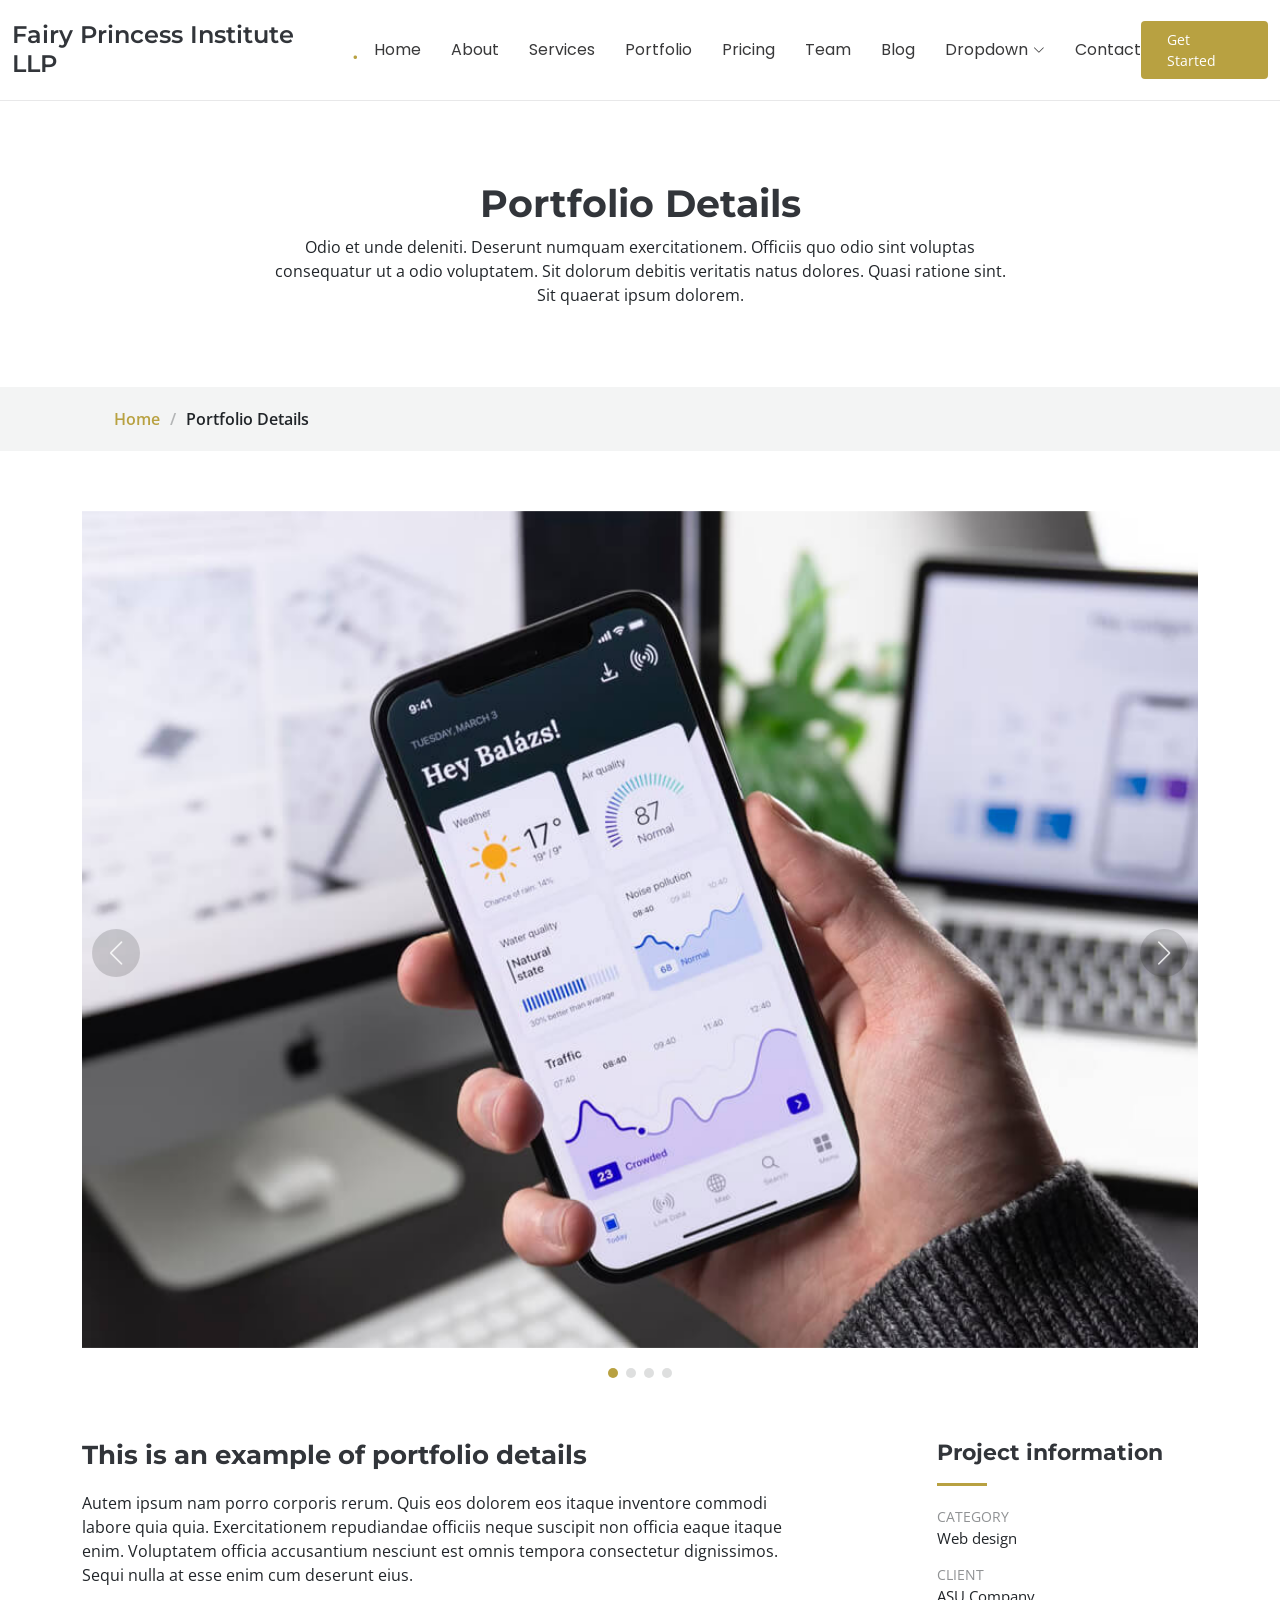
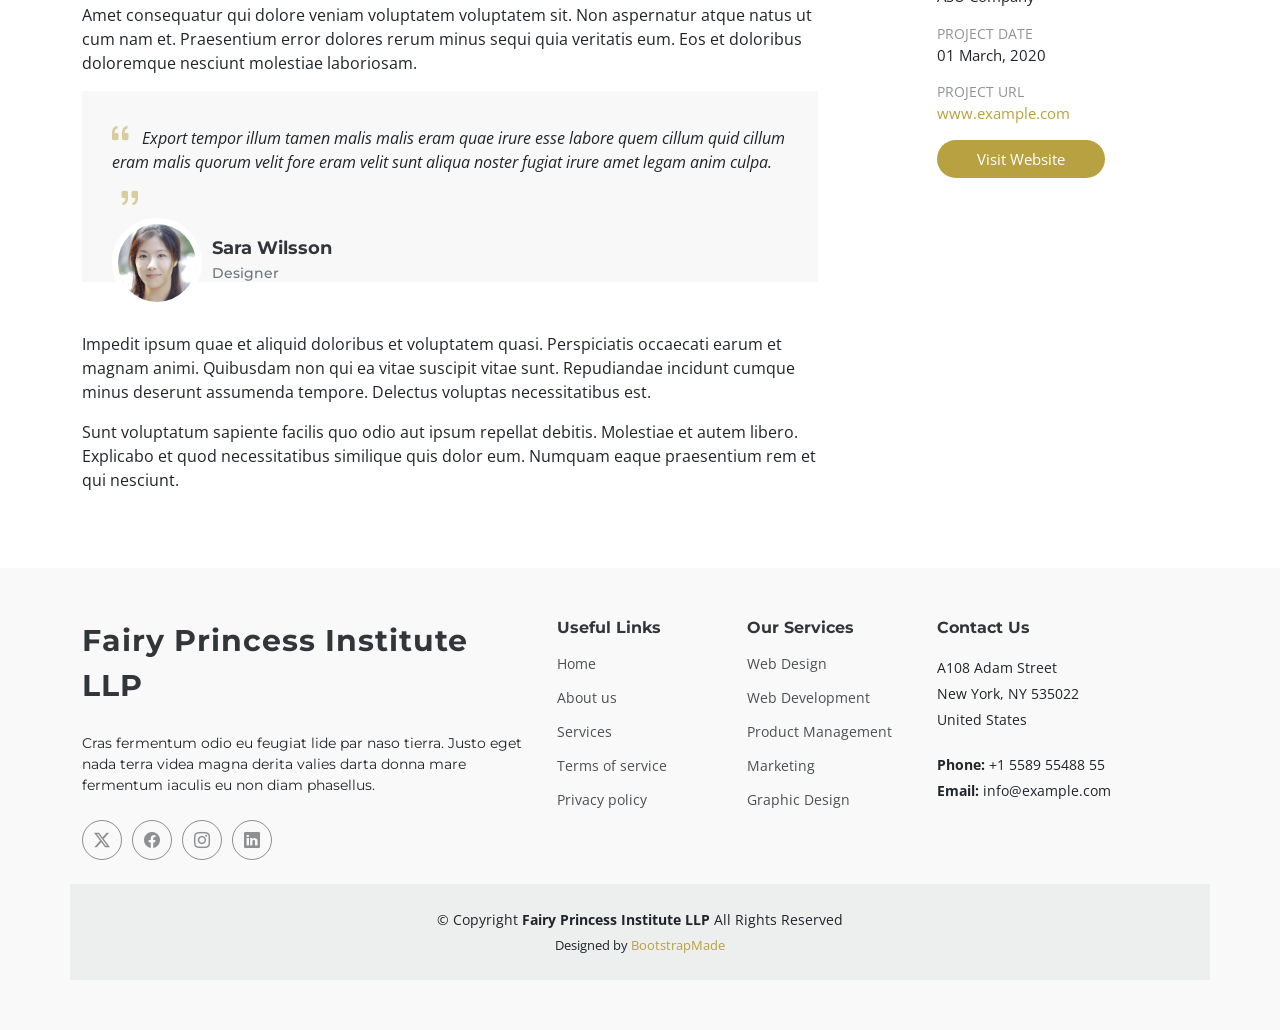
<file: portfolio-details.html>
<!DOCTYPE html>
<html lang="en">

<head>
  <meta charset="utf-8">
  <meta content="width=device-width, initial-scale=1.0" name="viewport">
  <title>Portfolio Details - Fairy Princess Institute LLP</title>
  <meta name="description" content="">
  <meta name="keywords" content="">

  <!-- Favicons -->
  <link href="assets/img/company-logo.jpeg" rel="icon">
  <link href="assets/img/apple-touch-icon.png" rel="apple-touch-icon">

  <!-- Fonts -->
  <link href="https://fonts.googleapis.com" rel="preconnect">
  <link href="https://fonts.gstatic.com" rel="preconnect" crossorigin>
  <link href="https://fonts.googleapis.com/css2?family=Open+Sans:ital,wght@0,300;0,400;0,500;0,600;0,700;0,800;1,300;1,400;1,500;1,600;1,700;1,800&family=Montserrat:ital,wght@0,100;0,200;0,300;0,400;0,500;0,600;0,700;0,800;0,900;1,100;1,200;1,300;1,400;1,500;1,600;1,700;1,800;1,900&family=Poppins:ital,wght@0,100;0,200;0,300;0,400;0,500;0,600;0,700;0,800;0,900;1,100;1,200;1,300;1,400;1,500;1,600;1,700;1,800;1,900&display=swap" rel="stylesheet">

  <!-- Vendor CSS Files -->
  <link href="assets/vendor/bootstrap/css/bootstrap.min.css" rel="stylesheet">
  <link href="assets/vendor/bootstrap-icons/bootstrap-icons.css" rel="stylesheet">
  <link href="assets/vendor/aos/aos.css" rel="stylesheet">
  <link href="assets/vendor/glightbox/css/glightbox.min.css" rel="stylesheet">
  <link href="assets/vendor/swiper/swiper-bundle.min.css" rel="stylesheet">

  <!-- Main CSS File -->
  <link href="assets/css/main.css" rel="stylesheet">

  <!-- =======================================================
  * Template Name: Fairy Princess Institute LLP
  * Template URL: https://bootstrapmade.com/append-bootstrap-website-template/
  * Updated: Aug 07 2024 with Bootstrap v5.3.3
  * Author: BootstrapMade.com
  * License: https://bootstrapmade.com/license/
  ======================================================== -->
</head>

<body class="portfolio-details-page">

  <header id="header" class="header d-flex align-items-center sticky-top">
    <div class="container-fluid position-relative d-flex align-items-center justify-content-between">

      <a href="index.html" class="logo d-flex align-items-center me-auto me-xl-0">
        <!-- Uncomment the line below if you also wish to use an image logo -->
        <!-- <img src="assets/img/logo.png" alt=""> -->
        <h1 class="sitename">Fairy Princess Institute LLP</h1><span>.</span>
      </a>

      <nav id="navmenu" class="navmenu">
        <ul>
          <li><a href="index.html#hero">Home</a></li>
          <li><a href="index.html#about">About</a></li>
          <li><a href="index.html#services">Services</a></li>
          <li><a href="index.html#portfolio">Portfolio</a></li>
          <li><a href="index.html#pricing">Pricing</a></li>
          <li><a href="index.html#team">Team</a></li>
          <li><a href="blog.html">Blog</a></li>
          <li class="dropdown"><a href="#"><span>Dropdown</span> <i class="bi bi-chevron-down toggle-dropdown"></i></a>
            <ul>
              <li><a href="#">Dropdown 1</a></li>
              <li class="dropdown"><a href="#"><span>Deep Dropdown</span> <i class="bi bi-chevron-down toggle-dropdown"></i></a>
                <ul>
                  <li><a href="#">Deep Dropdown 1</a></li>
                  <li><a href="#">Deep Dropdown 2</a></li>
                  <li><a href="#">Deep Dropdown 3</a></li>
                  <li><a href="#">Deep Dropdown 4</a></li>
                  <li><a href="#">Deep Dropdown 5</a></li>
                </ul>
              </li>
              <li><a href="#">Dropdown 2</a></li>
              <li><a href="#">Dropdown 3</a></li>
              <li><a href="#">Dropdown 4</a></li>
            </ul>
          </li>
          <li><a href="index.html#contact">Contact</a></li>
        </ul>
        <i class="mobile-nav-toggle d-xl-none bi bi-list"></i>
      </nav>

      <a class="btn-getstarted" href="index.html#about">Get Started</a>

    </div>
  </header>

  <main class="main">

    <!-- Page Title -->
    <div class="page-title" data-aos="fade">
      <div class="heading">
        <div class="container">
          <div class="row d-flex justify-content-center text-center">
            <div class="col-lg-8">
              <h1>Portfolio Details</h1>
              <p class="mb-0">Odio et unde deleniti. Deserunt numquam exercitationem. Officiis quo odio sint voluptas consequatur ut a odio voluptatem. Sit dolorum debitis veritatis natus dolores. Quasi ratione sint. Sit quaerat ipsum dolorem.</p>
            </div>
          </div>
        </div>
      </div>
      <nav class="breadcrumbs">
        <div class="container">
          <ol>
            <li><a href="index.html">Home</a></li>
            <li class="current">Portfolio Details</li>
          </ol>
        </div>
      </nav>
    </div><!-- End Page Title -->

    <!-- Portfolio Details Section -->
    <section id="portfolio-details" class="portfolio-details section">

      <div class="container" data-aos="fade-up">

        <div class="portfolio-details-slider swiper init-swiper">
          <script type="application/json" class="swiper-config">
            {
              "loop": true,
              "speed": 600,
              "autoplay": {
                "delay": 5000
              },
              "slidesPerView": "auto",
              "navigation": {
                "nextEl": ".swiper-button-next",
                "prevEl": ".swiper-button-prev"
              },
              "pagination": {
                "el": ".swiper-pagination",
                "type": "bullets",
                "clickable": true
              }
            }
          </script>
          <div class="swiper-wrapper align-items-center">

            <div class="swiper-slide">
              <img src="assets/img/portfolio/app-1.jpg" alt="">
            </div>

            <div class="swiper-slide">
              <img src="assets/img/portfolio/product-1.jpg" alt="">
            </div>

            <div class="swiper-slide">
              <img src="assets/img/portfolio/branding-1.jpg" alt="">
            </div>

            <div class="swiper-slide">
              <img src="assets/img/portfolio/books-1.jpg" alt="">
            </div>

          </div>
          <div class="swiper-button-prev"></div>
          <div class="swiper-button-next"></div>
          <div class="swiper-pagination"></div>
        </div>

        <div class="row justify-content-between gy-4 mt-4">

          <div class="col-lg-8" data-aos="fade-up">
            <div class="portfolio-description">
              <h2>This is an example of portfolio details</h2>
              <p>
                Autem ipsum nam porro corporis rerum. Quis eos dolorem eos itaque inventore commodi labore quia quia. Exercitationem repudiandae officiis neque suscipit non officia eaque itaque enim. Voluptatem officia accusantium nesciunt est omnis tempora consectetur dignissimos. Sequi nulla at esse enim cum deserunt eius.
              </p>
              <p>
                Amet consequatur qui dolore veniam voluptatem voluptatem sit. Non aspernatur atque natus ut cum nam et. Praesentium error dolores rerum minus sequi quia veritatis eum. Eos et doloribus doloremque nesciunt molestiae laboriosam.
              </p>

              <div class="testimonial-item">
                <p>
                  <i class="bi bi-quote quote-icon-left"></i>
                  <span>Export tempor illum tamen malis malis eram quae irure esse labore quem cillum quid cillum eram malis quorum velit fore eram velit sunt aliqua noster fugiat irure amet legam anim culpa.</span>
                  <i class="bi bi-quote quote-icon-right"></i>
                </p>
                <div>
                  <img src="assets/img/testimonials/testimonials-2.jpg" class="testimonial-img" alt="">
                  <h3>Sara Wilsson</h3>
                  <h4>Designer</h4>
                </div>
              </div>

              <p>
                Impedit ipsum quae et aliquid doloribus et voluptatem quasi. Perspiciatis occaecati earum et magnam animi. Quibusdam non qui ea vitae suscipit vitae sunt. Repudiandae incidunt cumque minus deserunt assumenda tempore. Delectus voluptas necessitatibus est.
              </p>

              <p>
                Sunt voluptatum sapiente facilis quo odio aut ipsum repellat debitis. Molestiae et autem libero. Explicabo et quod necessitatibus similique quis dolor eum. Numquam eaque praesentium rem et qui nesciunt.
              </p>

            </div>
          </div>

          <div class="col-lg-3" data-aos="fade-up" data-aos-delay="100">
            <div class="portfolio-info">
              <h3>Project information</h3>
              <ul>
                <li><strong>Category</strong> Web design</li>
                <li><strong>Client</strong> ASU Company</li>
                <li><strong>Project date</strong> 01 March, 2020</li>
                <li><strong>Project URL</strong> <a href="#">www.example.com</a></li>
                <li><a href="#" class="btn-visit align-self-start">Visit Website</a></li>
              </ul>
            </div>
          </div>

        </div>

      </div>

    </section><!-- /Portfolio Details Section -->

  </main>

  <footer id="footer" class="footer position-relative light-background">

    <div class="container footer-top">
      <div class="row gy-4">
        <div class="col-lg-5 col-md-12 footer-about">
          <a href="index.html" class="logo d-flex align-items-center">
            <span class="sitename">Fairy Princess Institute LLP</span>
          </a>
          <p>Cras fermentum odio eu feugiat lide par naso tierra. Justo eget nada terra videa magna derita valies darta donna mare fermentum iaculis eu non diam phasellus.</p>
          <div class="social-links d-flex mt-4">
            <a href=""><i class="bi bi-twitter-x"></i></a>
            <a href=""><i class="bi bi-facebook"></i></a>
            <a href=""><i class="bi bi-instagram"></i></a>
            <a href=""><i class="bi bi-linkedin"></i></a>
          </div>
        </div>

        <div class="col-lg-2 col-6 footer-links">
          <h4>Useful Links</h4>
          <ul>
            <li><a href="#">Home</a></li>
            <li><a href="#">About us</a></li>
            <li><a href="#">Services</a></li>
            <li><a href="#">Terms of service</a></li>
            <li><a href="#">Privacy policy</a></li>
          </ul>
        </div>

        <div class="col-lg-2 col-6 footer-links">
          <h4>Our Services</h4>
          <ul>
            <li><a href="#">Web Design</a></li>
            <li><a href="#">Web Development</a></li>
            <li><a href="#">Product Management</a></li>
            <li><a href="#">Marketing</a></li>
            <li><a href="#">Graphic Design</a></li>
          </ul>
        </div>

        <div class="col-lg-3 col-md-12 footer-contact text-center text-md-start">
          <h4>Contact Us</h4>
          <p>A108 Adam Street</p>
          <p>New York, NY 535022</p>
          <p>United States</p>
          <p class="mt-4"><strong>Phone:</strong> <span>+1 5589 55488 55</span></p>
          <p><strong>Email:</strong> <span>info@example.com</span></p>
        </div>

      </div>
    </div>

    <div class="container copyright text-center mt-4">
      <p>© <span>Copyright</span> <strong class="sitename">Fairy Princess Institute LLP</strong> <span>All Rights Reserved</span></p>
      <div class="credits">
        <!-- All the links in the footer should remain intact. -->
        <!-- You can delete the links only if you've purchased the pro version. -->
        <!-- Licensing information: https://bootstrapmade.com/license/ -->
        <!-- Purchase the pro version with working PHP/AJAX contact form: [buy-url] -->
        Designed by <a href="https://bootstrapmade.com/">BootstrapMade</a>
      </div>
    </div>

  </footer>

  <!-- Scroll Top -->
  <a href="#" id="scroll-top" class="scroll-top d-flex align-items-center justify-content-center"><i class="bi bi-arrow-up-short"></i></a>

  <!-- Preloader -->
  <div id="preloader"></div>

  <!-- Vendor JS Files -->
  <script src="assets/vendor/bootstrap/js/bootstrap.bundle.min.js"></script>
  <script src="assets/vendor/php-email-form/validate.js"></script>
  <script src="assets/vendor/aos/aos.js"></script>
  <script src="assets/vendor/glightbox/js/glightbox.min.js"></script>
  <script src="assets/vendor/purecounter/purecounter_vanilla.js"></script>
  <script src="assets/vendor/imagesloaded/imagesloaded.pkgd.min.js"></script>
  <script src="assets/vendor/isotope-layout/isotope.pkgd.min.js"></script>
  <script src="assets/vendor/swiper/swiper-bundle.min.js"></script>

  <!-- Main JS File -->
  <script src="assets/js/main.js"></script>

</body>

</html>
</file>
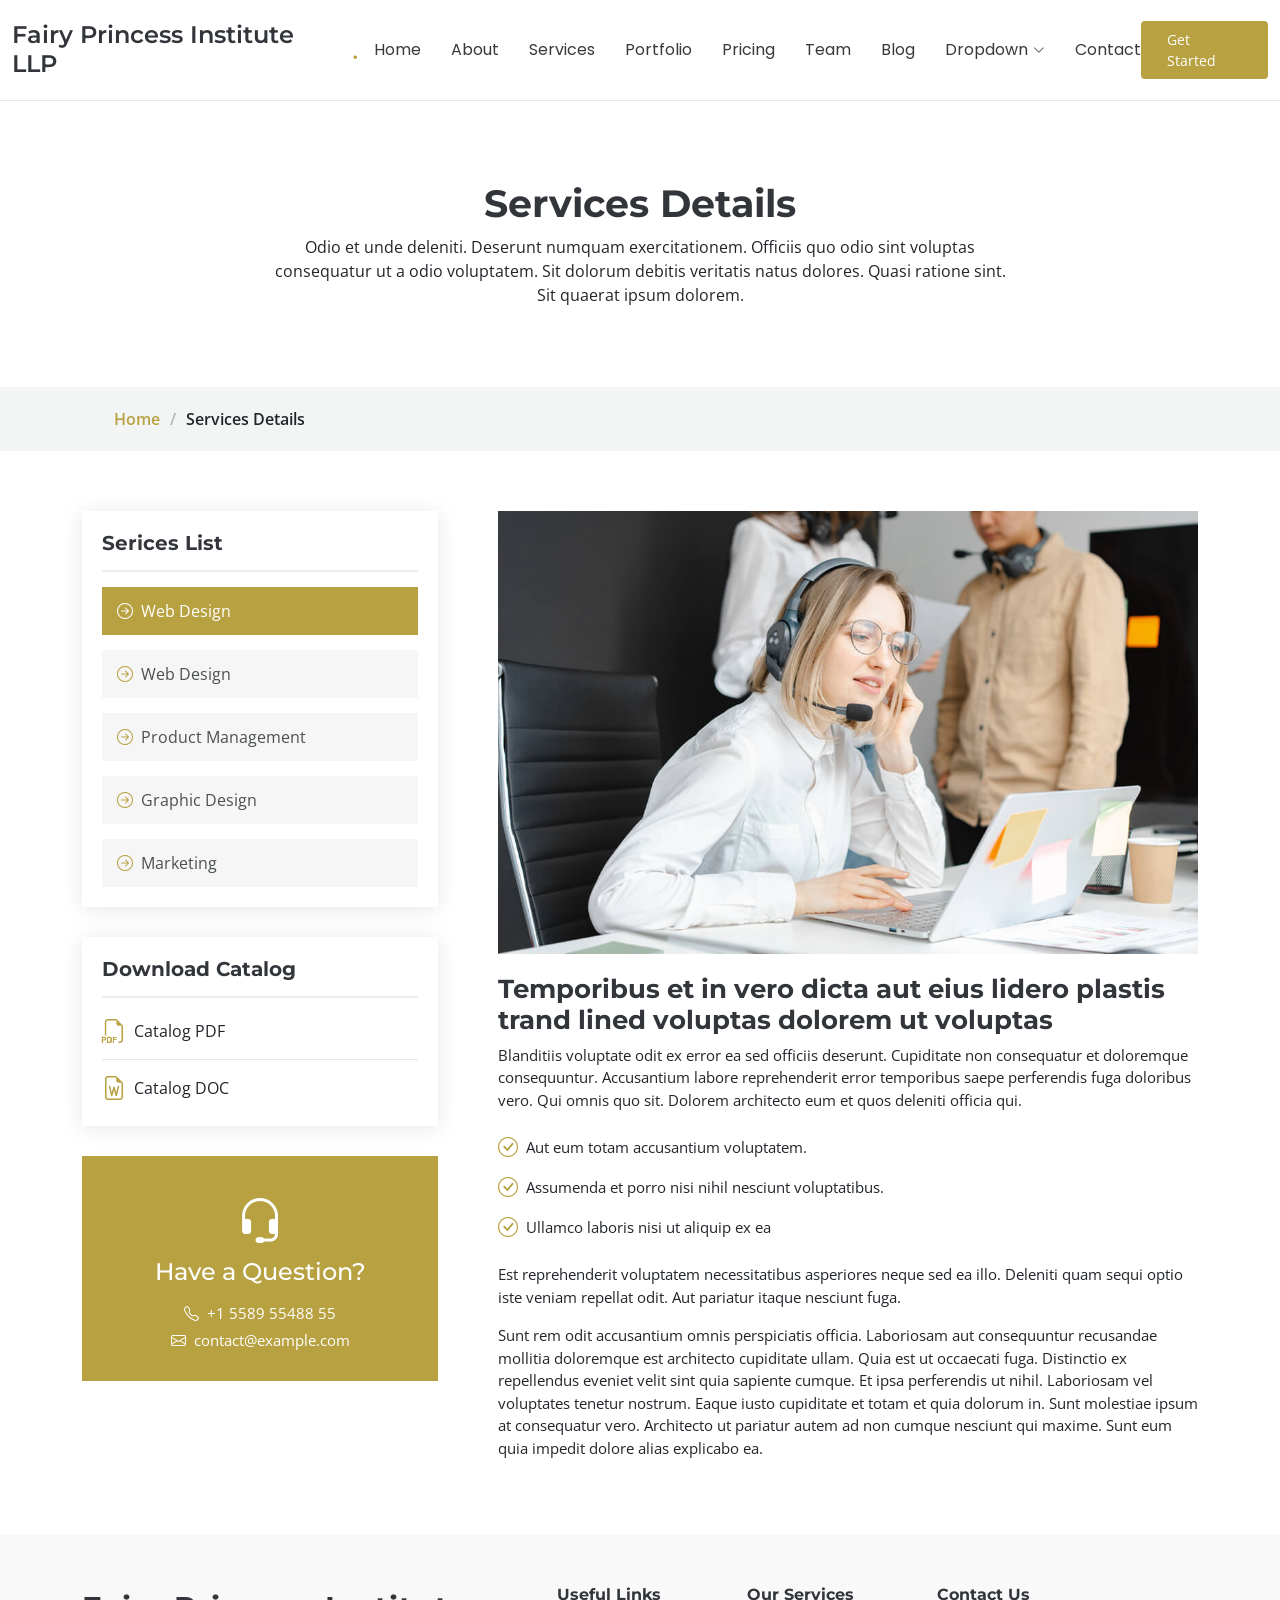
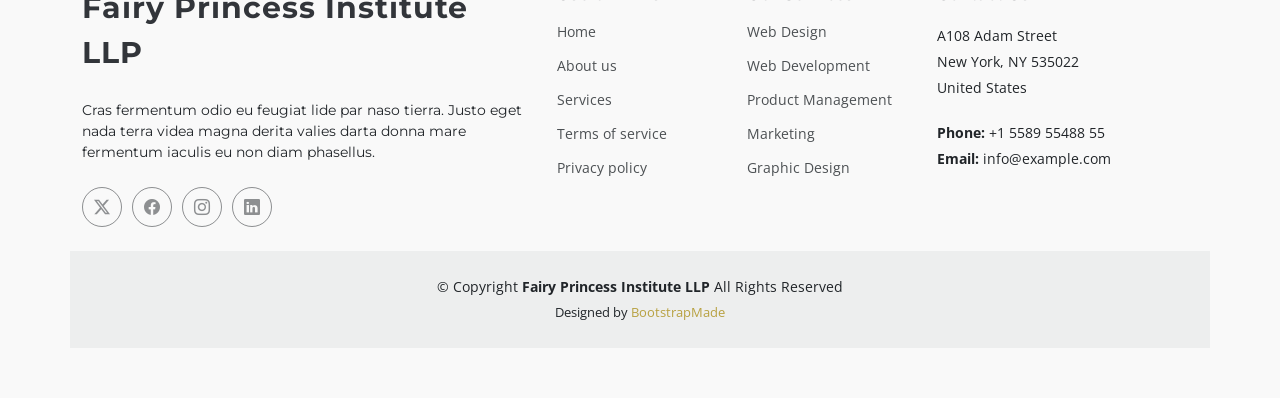
<file: services-details.html>
<!DOCTYPE html>
<html lang="en">

<head>
  <meta charset="utf-8">
  <meta content="width=device-width, initial-scale=1.0" name="viewport">
  <title>Services Details - Fairy Princess Institute LLP</title>
  <meta name="description" content="">
  <meta name="keywords" content="">

  <!-- Favicons -->
  <link href="assets/img/company-logo.jpeg" rel="icon">
  <link href="assets/img/apple-touch-icon.png" rel="apple-touch-icon">

  <!-- Fonts -->
  <link href="https://fonts.googleapis.com" rel="preconnect">
  <link href="https://fonts.gstatic.com" rel="preconnect" crossorigin>
  <link href="https://fonts.googleapis.com/css2?family=Open+Sans:ital,wght@0,300;0,400;0,500;0,600;0,700;0,800;1,300;1,400;1,500;1,600;1,700;1,800&family=Montserrat:ital,wght@0,100;0,200;0,300;0,400;0,500;0,600;0,700;0,800;0,900;1,100;1,200;1,300;1,400;1,500;1,600;1,700;1,800;1,900&family=Poppins:ital,wght@0,100;0,200;0,300;0,400;0,500;0,600;0,700;0,800;0,900;1,100;1,200;1,300;1,400;1,500;1,600;1,700;1,800;1,900&display=swap" rel="stylesheet">

  <!-- Vendor CSS Files -->
  <link href="assets/vendor/bootstrap/css/bootstrap.min.css" rel="stylesheet">
  <link href="assets/vendor/bootstrap-icons/bootstrap-icons.css" rel="stylesheet">
  <link href="assets/vendor/aos/aos.css" rel="stylesheet">
  <link href="assets/vendor/glightbox/css/glightbox.min.css" rel="stylesheet">
  <link href="assets/vendor/swiper/swiper-bundle.min.css" rel="stylesheet">

  <!-- Main CSS File -->
  <link href="assets/css/main.css" rel="stylesheet">

  <!-- =======================================================
  * Template Name: Fairy Princess Institute LLP
  * Template URL: https://bootstrapmade.com/append-bootstrap-website-template/
  * Updated: Aug 07 2024 with Bootstrap v5.3.3
  * Author: BootstrapMade.com
  * License: https://bootstrapmade.com/license/
  ======================================================== -->
</head>

<body class="services-details-page">

  <header id="header" class="header d-flex align-items-center sticky-top">
    <div class="container-fluid position-relative d-flex align-items-center justify-content-between">

      <a href="index.html" class="logo d-flex align-items-center me-auto me-xl-0">
        <!-- Uncomment the line below if you also wish to use an image logo -->
        <!-- <img src="assets/img/logo.png" alt=""> -->
        <h1 class="sitename">Fairy Princess Institute LLP</h1><span>.</span>
      </a>

      <nav id="navmenu" class="navmenu">
        <ul>
          <li><a href="index.html#hero">Home</a></li>
          <li><a href="index.html#about">About</a></li>
          <li><a href="index.html#services">Services</a></li>
          <li><a href="index.html#portfolio">Portfolio</a></li>
          <li><a href="index.html#pricing">Pricing</a></li>
          <li><a href="index.html#team">Team</a></li>
          <li><a href="blog.html">Blog</a></li>
          <li class="dropdown"><a href="#"><span>Dropdown</span> <i class="bi bi-chevron-down toggle-dropdown"></i></a>
            <ul>
              <li><a href="#">Dropdown 1</a></li>
              <li class="dropdown"><a href="#"><span>Deep Dropdown</span> <i class="bi bi-chevron-down toggle-dropdown"></i></a>
                <ul>
                  <li><a href="#">Deep Dropdown 1</a></li>
                  <li><a href="#">Deep Dropdown 2</a></li>
                  <li><a href="#">Deep Dropdown 3</a></li>
                  <li><a href="#">Deep Dropdown 4</a></li>
                  <li><a href="#">Deep Dropdown 5</a></li>
                </ul>
              </li>
              <li><a href="#">Dropdown 2</a></li>
              <li><a href="#">Dropdown 3</a></li>
              <li><a href="#">Dropdown 4</a></li>
            </ul>
          </li>
          <li><a href="index.html#contact">Contact</a></li>
        </ul>
        <i class="mobile-nav-toggle d-xl-none bi bi-list"></i>
      </nav>

      <a class="btn-getstarted" href="index.html#about">Get Started</a>

    </div>
  </header>

  <main class="main">

    <!-- Page Title -->
    <div class="page-title" data-aos="fade">
      <div class="heading">
        <div class="container">
          <div class="row d-flex justify-content-center text-center">
            <div class="col-lg-8">
              <h1>Services Details</h1>
              <p class="mb-0">Odio et unde deleniti. Deserunt numquam exercitationem. Officiis quo odio sint voluptas consequatur ut a odio voluptatem. Sit dolorum debitis veritatis natus dolores. Quasi ratione sint. Sit quaerat ipsum dolorem.</p>
            </div>
          </div>
        </div>
      </div>
      <nav class="breadcrumbs">
        <div class="container">
          <ol>
            <li><a href="index.html">Home</a></li>
            <li class="current">Services Details</li>
          </ol>
        </div>
      </nav>
    </div><!-- End Page Title -->

    <!-- Service Details Section -->
    <section id="service-details" class="service-details section">

      <div class="container">

        <div class="row gy-5">

          <div class="col-lg-4" data-aos="fade-up" data-aos-delay="100">

            <div class="service-box">
              <h4>Serices List</h4>
              <div class="services-list">
                <a href="#" class="active"><i class="bi bi-arrow-right-circle"></i><span>Web Design</span></a>
                <a href="#"><i class="bi bi-arrow-right-circle"></i><span>Web Design</span></a>
                <a href="#"><i class="bi bi-arrow-right-circle"></i><span>Product Management</span></a>
                <a href="#"><i class="bi bi-arrow-right-circle"></i><span>Graphic Design</span></a>
                <a href="#"><i class="bi bi-arrow-right-circle"></i><span>Marketing</span></a>
              </div>
            </div><!-- End Services List -->

            <div class="service-box">
              <h4>Download Catalog</h4>
              <div class="download-catalog">
                <a href="#"><i class="bi bi-filetype-pdf"></i><span>Catalog PDF</span></a>
                <a href="#"><i class="bi bi-file-earmark-word"></i><span>Catalog DOC</span></a>
              </div>
            </div><!-- End Services List -->

            <div class="help-box d-flex flex-column justify-content-center align-items-center">
              <i class="bi bi-headset help-icon"></i>
              <h4>Have a Question?</h4>
              <p class="d-flex align-items-center mt-2 mb-0"><i class="bi bi-telephone me-2"></i> <span>+1 5589 55488 55</span></p>
              <p class="d-flex align-items-center mt-1 mb-0"><i class="bi bi-envelope me-2"></i> <a href="mailto:contact@example.com">contact@example.com</a></p>
            </div>

          </div>

          <div class="col-lg-8 ps-lg-5" data-aos="fade-up" data-aos-delay="200">
            <img src="assets/img/services.jpg" alt="" class="img-fluid services-img">
            <h3>Temporibus et in vero dicta aut eius lidero plastis trand lined voluptas dolorem ut voluptas</h3>
            <p>
              Blanditiis voluptate odit ex error ea sed officiis deserunt. Cupiditate non consequatur et doloremque consequuntur. Accusantium labore reprehenderit error temporibus saepe perferendis fuga doloribus vero. Qui omnis quo sit. Dolorem architecto eum et quos deleniti officia qui.
            </p>
            <ul>
              <li><i class="bi bi-check-circle"></i> <span>Aut eum totam accusantium voluptatem.</span></li>
              <li><i class="bi bi-check-circle"></i> <span>Assumenda et porro nisi nihil nesciunt voluptatibus.</span></li>
              <li><i class="bi bi-check-circle"></i> <span>Ullamco laboris nisi ut aliquip ex ea</span></li>
            </ul>
            <p>
              Est reprehenderit voluptatem necessitatibus asperiores neque sed ea illo. Deleniti quam sequi optio iste veniam repellat odit. Aut pariatur itaque nesciunt fuga.
            </p>
            <p>
              Sunt rem odit accusantium omnis perspiciatis officia. Laboriosam aut consequuntur recusandae mollitia doloremque est architecto cupiditate ullam. Quia est ut occaecati fuga. Distinctio ex repellendus eveniet velit sint quia sapiente cumque. Et ipsa perferendis ut nihil. Laboriosam vel voluptates tenetur nostrum. Eaque iusto cupiditate et totam et quia dolorum in. Sunt molestiae ipsum at consequatur vero. Architecto ut pariatur autem ad non cumque nesciunt qui maxime. Sunt eum quia impedit dolore alias explicabo ea.
            </p>
          </div>

        </div>

      </div>

    </section><!-- /Service Details Section -->

  </main>

  <footer id="footer" class="footer position-relative light-background">

    <div class="container footer-top">
      <div class="row gy-4">
        <div class="col-lg-5 col-md-12 footer-about">
          <a href="index.html" class="logo d-flex align-items-center">
            <span class="sitename">Fairy Princess Institute LLP</span>
          </a>
          <p>Cras fermentum odio eu feugiat lide par naso tierra. Justo eget nada terra videa magna derita valies darta donna mare fermentum iaculis eu non diam phasellus.</p>
          <div class="social-links d-flex mt-4">
            <a href=""><i class="bi bi-twitter-x"></i></a>
            <a href=""><i class="bi bi-facebook"></i></a>
            <a href=""><i class="bi bi-instagram"></i></a>
            <a href=""><i class="bi bi-linkedin"></i></a>
          </div>
        </div>

        <div class="col-lg-2 col-6 footer-links">
          <h4>Useful Links</h4>
          <ul>
            <li><a href="#">Home</a></li>
            <li><a href="#">About us</a></li>
            <li><a href="#">Services</a></li>
            <li><a href="#">Terms of service</a></li>
            <li><a href="#">Privacy policy</a></li>
          </ul>
        </div>

        <div class="col-lg-2 col-6 footer-links">
          <h4>Our Services</h4>
          <ul>
            <li><a href="#">Web Design</a></li>
            <li><a href="#">Web Development</a></li>
            <li><a href="#">Product Management</a></li>
            <li><a href="#">Marketing</a></li>
            <li><a href="#">Graphic Design</a></li>
          </ul>
        </div>

        <div class="col-lg-3 col-md-12 footer-contact text-center text-md-start">
          <h4>Contact Us</h4>
          <p>A108 Adam Street</p>
          <p>New York, NY 535022</p>
          <p>United States</p>
          <p class="mt-4"><strong>Phone:</strong> <span>+1 5589 55488 55</span></p>
          <p><strong>Email:</strong> <span>info@example.com</span></p>
        </div>

      </div>
    </div>

    <div class="container copyright text-center mt-4">
      <p>© <span>Copyright</span> <strong class="sitename">Fairy Princess Institute LLP</strong> <span>All Rights Reserved</span></p>
      <div class="credits">
        <!-- All the links in the footer should remain intact. -->
        <!-- You can delete the links only if you've purchased the pro version. -->
        <!-- Licensing information: https://bootstrapmade.com/license/ -->
        <!-- Purchase the pro version with working PHP/AJAX contact form: [buy-url] -->
        Designed by <a href="https://bootstrapmade.com/">BootstrapMade</a>
      </div>
    </div>

  </footer>

  <!-- Scroll Top -->
  <a href="#" id="scroll-top" class="scroll-top d-flex align-items-center justify-content-center"><i class="bi bi-arrow-up-short"></i></a>

  <!-- Preloader -->
  <div id="preloader"></div>

  <!-- Vendor JS Files -->
  <script src="assets/vendor/bootstrap/js/bootstrap.bundle.min.js"></script>
  <script src="assets/vendor/php-email-form/validate.js"></script>
  <script src="assets/vendor/aos/aos.js"></script>
  <script src="assets/vendor/glightbox/js/glightbox.min.js"></script>
  <script src="assets/vendor/purecounter/purecounter_vanilla.js"></script>
  <script src="assets/vendor/imagesloaded/imagesloaded.pkgd.min.js"></script>
  <script src="assets/vendor/isotope-layout/isotope.pkgd.min.js"></script>
  <script src="assets/vendor/swiper/swiper-bundle.min.js"></script>

  <!-- Main JS File -->
  <script src="assets/js/main.js"></script>

</body>

</html>
</file>
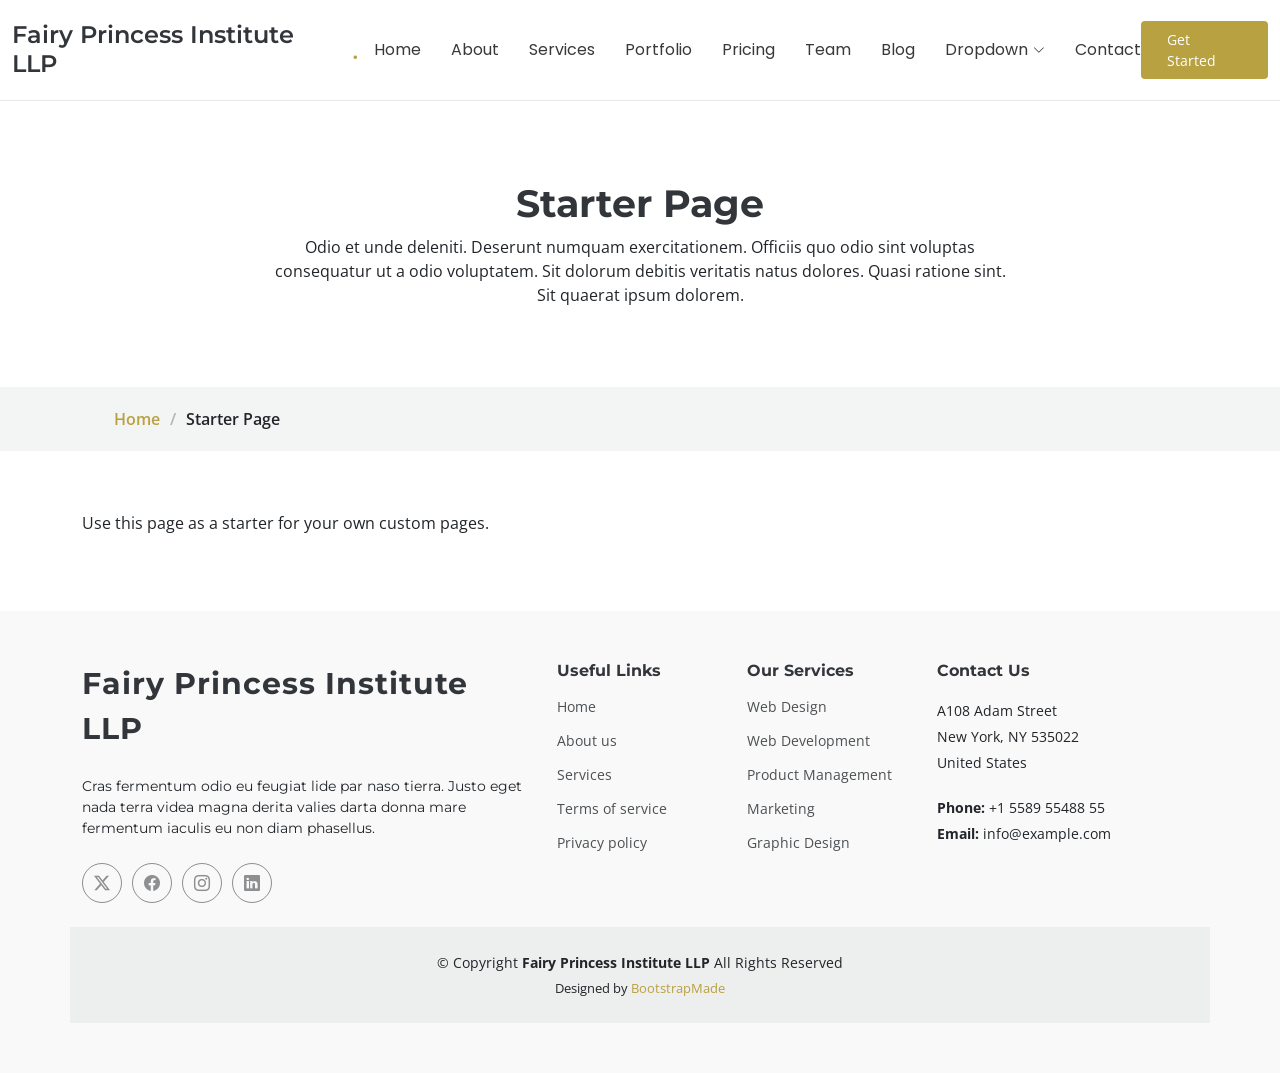
<file: starter-page.html>
<!DOCTYPE html>
<html lang="en">

<head>
  <meta charset="utf-8">
  <meta content="width=device-width, initial-scale=1.0" name="viewport">
  <title>Starter Page - Fairy Princess Institute LLP</title>
  <meta name="description" content="">
  <meta name="keywords" content="">

  <!-- Favicons -->
  <link href="assets/img/company-logo.jpeg" rel="icon">
  <link href="assets/img/apple-touch-icon.png" rel="apple-touch-icon">

  <!-- Fonts -->
  <link href="https://fonts.googleapis.com" rel="preconnect">
  <link href="https://fonts.gstatic.com" rel="preconnect" crossorigin>
  <link href="https://fonts.googleapis.com/css2?family=Open+Sans:ital,wght@0,300;0,400;0,500;0,600;0,700;0,800;1,300;1,400;1,500;1,600;1,700;1,800&family=Montserrat:ital,wght@0,100;0,200;0,300;0,400;0,500;0,600;0,700;0,800;0,900;1,100;1,200;1,300;1,400;1,500;1,600;1,700;1,800;1,900&family=Poppins:ital,wght@0,100;0,200;0,300;0,400;0,500;0,600;0,700;0,800;0,900;1,100;1,200;1,300;1,400;1,500;1,600;1,700;1,800;1,900&display=swap" rel="stylesheet">

  <!-- Vendor CSS Files -->
  <link href="assets/vendor/bootstrap/css/bootstrap.min.css" rel="stylesheet">
  <link href="assets/vendor/bootstrap-icons/bootstrap-icons.css" rel="stylesheet">
  <link href="assets/vendor/aos/aos.css" rel="stylesheet">
  <link href="assets/vendor/glightbox/css/glightbox.min.css" rel="stylesheet">
  <link href="assets/vendor/swiper/swiper-bundle.min.css" rel="stylesheet">

  <!-- Main CSS File -->
  <link href="assets/css/main.css" rel="stylesheet">

  <!-- =======================================================
  * Template Name: Fairy Princess Institute LLP
  * Template URL: https://bootstrapmade.com/append-bootstrap-website-template/
  * Updated: Aug 07 2024 with Bootstrap v5.3.3
  * Author: BootstrapMade.com
  * License: https://bootstrapmade.com/license/
  ======================================================== -->
</head>

<body class="starter-page-page">

  <header id="header" class="header d-flex align-items-center sticky-top">
    <div class="container-fluid position-relative d-flex align-items-center justify-content-between">

      <a href="index.html" class="logo d-flex align-items-center me-auto me-xl-0">
        <!-- Uncomment the line below if you also wish to use an image logo -->
        <!-- <img src="assets/img/logo.png" alt=""> -->
        <h1 class="sitename">Fairy Princess Institute LLP</h1><span>.</span>
      </a>

      <nav id="navmenu" class="navmenu">
        <ul>
          <li><a href="index.html#hero">Home</a></li>
          <li><a href="index.html#about">About</a></li>
          <li><a href="index.html#services">Services</a></li>
          <li><a href="index.html#portfolio">Portfolio</a></li>
          <li><a href="index.html#pricing">Pricing</a></li>
          <li><a href="index.html#team">Team</a></li>
          <li><a href="blog.html">Blog</a></li>
          <li class="dropdown"><a href="#"><span>Dropdown</span> <i class="bi bi-chevron-down toggle-dropdown"></i></a>
            <ul>
              <li><a href="#">Dropdown 1</a></li>
              <li class="dropdown"><a href="#"><span>Deep Dropdown</span> <i class="bi bi-chevron-down toggle-dropdown"></i></a>
                <ul>
                  <li><a href="#">Deep Dropdown 1</a></li>
                  <li><a href="#">Deep Dropdown 2</a></li>
                  <li><a href="#">Deep Dropdown 3</a></li>
                  <li><a href="#">Deep Dropdown 4</a></li>
                  <li><a href="#">Deep Dropdown 5</a></li>
                </ul>
              </li>
              <li><a href="#">Dropdown 2</a></li>
              <li><a href="#">Dropdown 3</a></li>
              <li><a href="#">Dropdown 4</a></li>
            </ul>
          </li>
          <li><a href="index.html#contact">Contact</a></li>
        </ul>
        <i class="mobile-nav-toggle d-xl-none bi bi-list"></i>
      </nav>

      <a class="btn-getstarted" href="index.html#about">Get Started</a>

    </div>
  </header>

  <main class="main">

    <!-- Page Title -->
    <div class="page-title" data-aos="fade">
      <div class="heading">
        <div class="container">
          <div class="row d-flex justify-content-center text-center">
            <div class="col-lg-8">
              <h1>Starter Page</h1>
              <p class="mb-0">Odio et unde deleniti. Deserunt numquam exercitationem. Officiis quo odio sint voluptas consequatur ut a odio voluptatem. Sit dolorum debitis veritatis natus dolores. Quasi ratione sint. Sit quaerat ipsum dolorem.</p>
            </div>
          </div>
        </div>
      </div>
      <nav class="breadcrumbs">
        <div class="container">
          <ol>
            <li><a href="index.html">Home</a></li>
            <li class="current">Starter Page</li>
          </ol>
        </div>
      </nav>
    </div><!-- End Page Title -->

    <!-- Starter Section Section -->
    <section id="starter-section" class="starter-section section">

      <div class="container" data-aos="fade-up">
        <p>Use this page as a starter for your own custom pages.</p>
      </div>

    </section><!-- /Starter Section Section -->

  </main>

  <footer id="footer" class="footer position-relative light-background">

    <div class="container footer-top">
      <div class="row gy-4">
        <div class="col-lg-5 col-md-12 footer-about">
          <a href="index.html" class="logo d-flex align-items-center">
            <span class="sitename">Fairy Princess Institute LLP</span>
          </a>
          <p>Cras fermentum odio eu feugiat lide par naso tierra. Justo eget nada terra videa magna derita valies darta donna mare fermentum iaculis eu non diam phasellus.</p>
          <div class="social-links d-flex mt-4">
            <a href=""><i class="bi bi-twitter-x"></i></a>
            <a href=""><i class="bi bi-facebook"></i></a>
            <a href=""><i class="bi bi-instagram"></i></a>
            <a href=""><i class="bi bi-linkedin"></i></a>
          </div>
        </div>

        <div class="col-lg-2 col-6 footer-links">
          <h4>Useful Links</h4>
          <ul>
            <li><a href="#">Home</a></li>
            <li><a href="#">About us</a></li>
            <li><a href="#">Services</a></li>
            <li><a href="#">Terms of service</a></li>
            <li><a href="#">Privacy policy</a></li>
          </ul>
        </div>

        <div class="col-lg-2 col-6 footer-links">
          <h4>Our Services</h4>
          <ul>
            <li><a href="#">Web Design</a></li>
            <li><a href="#">Web Development</a></li>
            <li><a href="#">Product Management</a></li>
            <li><a href="#">Marketing</a></li>
            <li><a href="#">Graphic Design</a></li>
          </ul>
        </div>

        <div class="col-lg-3 col-md-12 footer-contact text-center text-md-start">
          <h4>Contact Us</h4>
          <p>A108 Adam Street</p>
          <p>New York, NY 535022</p>
          <p>United States</p>
          <p class="mt-4"><strong>Phone:</strong> <span>+1 5589 55488 55</span></p>
          <p><strong>Email:</strong> <span>info@example.com</span></p>
        </div>

      </div>
    </div>

    <div class="container copyright text-center mt-4">
      <p>© <span>Copyright</span> <strong class="sitename">Fairy Princess Institute LLP</strong> <span>All Rights Reserved</span></p>
      <div class="credits">
        <!-- All the links in the footer should remain intact. -->
        <!-- You can delete the links only if you've purchased the pro version. -->
        <!-- Licensing information: https://bootstrapmade.com/license/ -->
        <!-- Purchase the pro version with working PHP/AJAX contact form: [buy-url] -->
        Designed by <a href="https://bootstrapmade.com/">BootstrapMade</a>
      </div>
    </div>

  </footer>

  <!-- Scroll Top -->
  <a href="#" id="scroll-top" class="scroll-top d-flex align-items-center justify-content-center"><i class="bi bi-arrow-up-short"></i></a>

  <!-- Preloader -->
  <div id="preloader"></div>

  <!-- Vendor JS Files -->
  <script src="assets/vendor/bootstrap/js/bootstrap.bundle.min.js"></script>
  <script src="assets/vendor/php-email-form/validate.js"></script>
  <script src="assets/vendor/aos/aos.js"></script>
  <script src="assets/vendor/glightbox/js/glightbox.min.js"></script>
  <script src="assets/vendor/purecounter/purecounter_vanilla.js"></script>
  <script src="assets/vendor/imagesloaded/imagesloaded.pkgd.min.js"></script>
  <script src="assets/vendor/isotope-layout/isotope.pkgd.min.js"></script>
  <script src="assets/vendor/swiper/swiper-bundle.min.js"></script>

  <!-- Main JS File -->
  <script src="assets/js/main.js"></script>

</body>

</html>
</file>
<file: assets/css/main.css>
/**
* Template Name: Fairy Princess Institute LLP
* Template URL: https://bootstrapmade.com/append-bootstrap-website-template/
* Updated: Aug 07 2024 with Bootstrap v5.3.3
* Author: BootstrapMade.com
* License: https://bootstrapmade.com/license/
*/

/*--------------------------------------------------------------
# Font & Color Variables
# Help: https://bootstrapmade.com/color-system/
--------------------------------------------------------------*/
/* Fonts */
:root {
  --default-font: "Open Sans",  system-ui, -apple-system, "Segoe UI", Roboto, "Helvetica Neue", Arial, "Noto Sans", "Liberation Sans", sans-serif, "Apple Color Emoji", "Segoe UI Emoji", "Segoe UI Symbol", "Noto Color Emoji";
  --heading-font: "Montserrat",  sans-serif;
  --nav-font: "Poppins",  sans-serif;
}

/* Global Colors - The following color variables are used throughout the website. Updating them here will change the color scheme of the entire website */
:root { 
  --background-color: #ffffff; /* Background color for the entire website, including individual sections */
  --default-color: #212529; /* Default color used for the majority of the text content across the entire website */
  --heading-color: #32353a; /* Color for headings, subheadings and title throughout the website */
  --accent-color: #B8A141; /* Accent color that represents your brand on the website. It's used for buttons, links, and other elements that need to stand out */
  --surface-color: #ffffff; /* The surface color is used as a background of boxed elements within sections, such as cards, icon boxes, or other elements that require a visual separation from the global background. */
  --contrast-color: #ffffff; /* Contrast color for text, ensuring readability against backgrounds of accent, heading, or default colors. */
}

/* Nav Menu Colors - The following color variables are used specifically for the navigation menu. They are separate from the global colors to allow for more customization options */
:root {
  --nav-color: #39393a;  /* The default color of the main navmenu links */
  --nav-hover-color: #e84545; /* Applied to main navmenu links when they are hovered over or active */
  --nav-mobile-background-color: #ffffff; /* Used as the background color for mobile navigation menu */
  --nav-dropdown-background-color: #ffffff; /* Used as the background color for dropdown items that appear when hovering over primary navigation items */
  --nav-dropdown-color: #3a3939; /* Used for navigation links of the dropdown items in the navigation menu. */
  --nav-dropdown-hover-color: #e84545; /* Similar to --nav-hover-color, this color is applied to dropdown navigation links when they are hovered over. */
}

/* Color Presets - These classes override global colors when applied to any section or element, providing reuse of the sam color scheme. */

.light-background {
  --background-color: #f9f9f9;
  --surface-color: #ffffff;
}

.dark-background {
  --background-color: #060606;
  --default-color: #ffffff;
  --heading-color: #ffffff;
  --surface-color: #252525;
  --contrast-color: #ffffff;
}

/* Smooth scroll */
:root {
  scroll-behavior: smooth;
}

/*--------------------------------------------------------------
# General Styling & Shared Classes
--------------------------------------------------------------*/
body {
  color: var(--default-color);
  background-color: var(--background-color);
  font-family: var(--default-font);
}

a {
  color: var(--accent-color);
  text-decoration: none;
  transition: 0.3s;
}

a:hover {
  color: color-mix(in srgb, var(--accent-color), transparent 25%);
  text-decoration: none;
}

h1,
h2,
h3,
h4,
h5,
h6 {
  color: var(--heading-color);
  font-family: var(--heading-font);
}

/* PHP Email Form Messages
------------------------------*/
.php-email-form .error-message {
  display: none;
  background: #df1529;
  color: #ffffff;
  text-align: left;
  padding: 15px;
  margin-bottom: 24px;
  font-weight: 600;
}

.php-email-form .sent-message {
  display: none;
  color: #ffffff;
  background: #059652;
  text-align: center;
  padding: 15px;
  margin-bottom: 24px;
  font-weight: 600;
}

.php-email-form .loading {
  display: none;
  background: var(--surface-color);
  text-align: center;
  padding: 15px;
  margin-bottom: 24px;
}

.php-email-form .loading:before {
  content: "";
  display: inline-block;
  border-radius: 50%;
  width: 24px;
  height: 24px;
  margin: 0 10px -6px 0;
  border: 3px solid var(--accent-color);
  border-top-color: var(--surface-color);
  animation: php-email-form-loading 1s linear infinite;
}

@keyframes php-email-form-loading {
  0% {
    transform: rotate(0deg);
  }

  100% {
    transform: rotate(360deg);
  }
}

/*--------------------------------------------------------------
# Global Header
--------------------------------------------------------------*/
.header {
  color: var(--default-color);
  background-color: var(--background-color);
  padding: 20px 0;
  transition: all 0.5s;
  z-index: 997;
}

.header .logo {
  line-height: 1;
}

.header .logo img {
  max-height: 100px;
  margin-right: auto;
}

.header .logo h1 {
  font-size: 24px;
  margin: 0;
  font-weight: 600;
  color: var(--heading-color);
}

.header .logo span {
  color: var(--accent-color);
  font-size: 24px;
  font-weight: 600;
  padding-left: 3px;
}

.header .btn-getstarted,
.header .btn-getstarted:focus {
  color: var(--contrast-color);
  background: var(--accent-color);
  font-size: 14px;
  padding: 8px 26px;
  margin: 0;
  border-radius: 4px;
  transition: 0.3s;
}

.header .btn-getstarted:hover,
.header .btn-getstarted:focus:hover {
  color: var(--contrast-color);
  background: color-mix(in srgb, var(--accent-color), transparent 15%);
}

/* Align logo + text side by side */
  #header .logo { 
    display: flex;
    align-items: center;
    gap: 8px;
  }

  /* Responsive logo height (scales with viewport) */
  #header .logo img {
    height: clamp(30px, 10vw, 46px);
    width: auto;
  }

  /* Company name: responsive text size */
  #header .logo .company-name {
    font-size: clamp(11px, 1.4vw, 14px);
    line-height: 1.2;
    font-weight: 600;
    color: #fff;
    transition: color 0.3s ease-in-out;
  }

  .index-page.scrolled #header .logo .company-name {
  color: #000; /* change to black */
}


  /* If you want the second line smaller */
  #header .logo .company-name br + * {
    font-size: 0.9em;
  }

@media (max-width: 1200px) {
  .header .logo {
    order: 1;
  }

  .header .btn-getstarted {
    order: 2;
    margin: 0 15px 0 0;
    padding: 6px 20px;
  }

  .header .navmenu {
    order: 3;
  }
}

.scrolled .header {
  box-shadow: 0 0 30px 10px rgba(0, 0, 0, 0.1);
}


@media (max-width: 576px) {
    #header .logo .company-name {
    font-size: clamp(15px, 2.2vw, 14px);
    line-height: 1.1;
    font-weight: 600;
    flex: 1;
  }
}
@media (max-width: 768px) {
    #header .logo .company-name {
    font-size: clamp(13px, 2.2vw, 14px);
    line-height: 1.1;
    font-weight: 600;
    flex: 1;
  }
}
/* Index Page Header
------------------------------*/
.index-page .header {
  --background-color: rgba(255, 255, 255, 0);
  --heading-color: #ffffff;
  --nav-color: #ffffff;
  --nav-hover-color: #ffffff;
}

/* Index Page Header on Scroll
------------------------------*/
.index-page.scrolled .header {
  --background-color: #ffffff;
  --heading-color: #32353a;
  --nav-color: #3a3939;
  --nav-hover-color: #e84545;
}

/*--------------------------------------------------------------
# Navigation Menu
--------------------------------------------------------------*/
/* Navmenu - Desktop */
@media (min-width: 1200px) {
  .navmenu {
    padding: 0;
    margin-left: auto;
  }

  .navmenu ul {
    margin: 0;
    padding: 0;
    display: flex;
    list-style: none;
    align-items: center;
  }

  .navmenu li {
    position: relative;
  }

  .navmenu a,
  .navmenu a:focus {
    color: var(--nav-color);
    padding: 18px 15px;
    font-size: 16px;
    font-family: var(--nav-font);
    font-weight: 400;
    display: flex;
    align-items: center;
    justify-content: space-between;
    white-space: nowrap;
    transition: 0.3s;
  }

  .navmenu a i,
  .navmenu a:focus i {
    font-size: 12px;
    line-height: 0;
    margin-left: 5px;
    transition: 0.3s;
  }

  .navmenu li:last-child a {
    padding-right: 0;
  }

  .navmenu li:hover>a,
  .navmenu .active,
  .navmenu .active:focus {
    /* color: var(--nav-hover-color); */
    color: var(--accent-color)
  }

  .navmenu .dropdown ul {
    margin: 0;
    padding: 10px 0;
    background: var(--nav-dropdown-background-color);
    display: block;
    position: absolute;
    visibility: hidden;
    left: 14px;
    top: 130%;
    opacity: 0;
    transition: 0.3s;
    border-radius: 4px;
    z-index: 99;
    box-shadow: 0px 0px 30px rgba(0, 0, 0, 0.1);
  }

  .navmenu .dropdown ul li {
    min-width: 200px;
  }

  .navmenu .dropdown ul a {
    padding: 10px 20px;
    font-size: 15px;
    text-transform: none;
    color: var(--nav-dropdown-color);
  }

  .navmenu .dropdown ul a i {
    font-size: 12px;
  }

  .navmenu .dropdown ul a:hover,
  .navmenu .dropdown ul .active:hover,
  .navmenu .dropdown ul li:hover>a {
    /* color: var(--nav-dropdown-hover-color); */
    color: var(--accent-color)
  }

  .navmenu .dropdown:hover>ul {
    opacity: 1;
    top: 100%;
    visibility: visible;
  }

  .navmenu .dropdown .dropdown ul {
    top: 0;
    left: -90%;
    visibility: hidden;
  }

  .navmenu .dropdown .dropdown:hover>ul {
    opacity: 1;
    top: 0;
    left: -100%;
    visibility: visible;
  }
}

/* Navmenu - Mobile */
@media (max-width: 1199px) {
  .mobile-nav-toggle {
    color: var(--nav-color);
    font-size: 28px;
    line-height: 0;
    margin-right: 10px;
    cursor: pointer;
    transition: color 0.3s;
  }

  .navmenu {
    padding: 0;
    z-index: 9997;
  }

  .navmenu ul {
    display: none;
    list-style: none;
    position: absolute;
    inset: 60px 20px 20px 20px;
    padding: 10px 0;
    margin: 0;
    border-radius: 6px;
    background-color: var(--nav-mobile-background-color);
    overflow-y: auto;
    transition: 0.3s;
    z-index: 9998;
    box-shadow: 0px 0px 30px rgba(0, 0, 0, 0.1);
  }

  .navmenu a,
  .navmenu a:focus {
    color: var(--nav-dropdown-color);
    padding: 10px 20px;
    font-family: var(--nav-font);
    font-size: 17px;
    font-weight: 500;
    display: flex;
    align-items: center;
    justify-content: space-between;
    white-space: nowrap;
    transition: 0.3s;
  }

  .navmenu a i,
  .navmenu a:focus i {
    font-size: 12px;
    line-height: 0;
    margin-left: 5px;
    width: 30px;
    height: 30px;
    display: flex;
    align-items: center;
    justify-content: center;
    border-radius: 50%;
    transition: 0.3s;
    background-color: color-mix(in srgb, var(--accent-color), transparent 90%);
  }

  .navmenu a i:hover,
  .navmenu a:focus i:hover {
    background-color: var(--accent-color);
    color: var(--contrast-color);
  }

  .navmenu a:hover,
  .navmenu .active,
  .navmenu .active:focus {
    /* color: var(--nav-dropdown-hover-color); */
    color: var(--accent-color)
  }

  .navmenu .active i,
  .navmenu .active:focus i {
    background-color: var(--accent-color);
    color: var(--contrast-color);
    transform: rotate(180deg);
  }

  .navmenu .dropdown ul {
    position: static;
    display: none;
    z-index: 99;
    padding: 10px 0;
    margin: 10px 20px;
    background-color: var(--nav-dropdown-background-color);
    border: 1px solid color-mix(in srgb, var(--default-color), transparent 90%);
    box-shadow: none;
    transition: all 0.5s ease-in-out;
  }

  .navmenu .dropdown ul ul {
    background-color: rgba(33, 37, 41, 0.1);
  }

  .navmenu .dropdown>.dropdown-active {
    display: block;
    background-color: rgba(33, 37, 41, 0.03);
  }

  .mobile-nav-active {
    overflow: hidden;
  }

  .mobile-nav-active .mobile-nav-toggle {
    color: #fff;
    position: absolute;
    font-size: 32px;
    top: 15px;
    right: 15px;
    margin-right: 0;
    z-index: 9999;
  }

  .mobile-nav-active .navmenu {
    position: fixed;
    overflow: hidden;
    inset: 0;
    background: rgba(33, 37, 41, 0.8);
    transition: 0.3s;
  }

  .mobile-nav-active .navmenu>ul {
    display: block;
  }
}

/*--------------------------------------------------------------
# Global Footer
--------------------------------------------------------------*/
.footer {
  color: var(--default-color);
  background-color: var(--background-color);
  font-size: 14px;
  padding-bottom: 50px;
  position: relative;
}

.footer .footer-top {
  padding-top: 50px;
}

.footer .footer-about .logo {
  margin-bottom: 25px;
}

.footer .footer-about .logo img {
  max-height: 100px;
  margin-right: 6px;
}

.footer .footer-about .logo span {
  color: var(--heading-color);
  font-size: 30px;
  font-weight: 700;
  letter-spacing: 1px;
  font-family: var(--heading-font);
}

.footer .footer-about p {
  font-size: 14px;
  font-family: var(--heading-font);
}

.footer .social-links a {
  display: flex;
  align-items: center;
  justify-content: center;
  width: 40px;
  height: 40px;
  border-radius: 50%;
  border: 1px solid color-mix(in srgb, var(--default-color), transparent 50%);
  font-size: 16px;
  color: color-mix(in srgb, var(--default-color), transparent 50%);
  margin-right: 10px;
  transition: 0.3s;
}

.footer .social-links a:hover {
  color: var(--accent-color);
  border-color: var(--accent-color);
}

.footer h4 {
  font-size: 16px;
  font-weight: bold;
  position: relative;
  padding-bottom: 12px;
}

.footer .footer-links {
  margin-bottom: 30px;
}

.footer .footer-links ul {
  list-style: none;
  padding: 0;
  margin: 0;
}

.footer .footer-links ul i {
  padding-right: 2px;
  font-size: 12px;
  line-height: 0;
}

.footer .footer-links ul li {
  padding: 10px 0;
  display: flex;
  align-items: center;
}

.footer .footer-links ul li:first-child {
  padding-top: 0;
}

.footer .footer-links ul a {
  color: color-mix(in srgb, var(--default-color), transparent 20%);
  display: inline-block;
  line-height: 1;
}

.footer .footer-links ul a:hover {
  color: var(--accent-color);
}

.footer .footer-contact p {
  margin-bottom: 5px;
}

.footer .copyright {
  padding-top: 25px;
  padding-bottom: 25px;
  background-color: color-mix(in srgb, var(--default-color), transparent 95%);
}

.footer .copyright p {
  margin-bottom: 0;
}

.footer .credits {
  margin-top: 6px;
  font-size: 13px;
}

/*--------------------------------------------------------------
# Preloader
--------------------------------------------------------------*/
#preloader {
  position: fixed;
  inset: 0;
  z-index: 999999;
  overflow: hidden;
  background: var(--background-color);
  transition: all 0.6s ease-out;
}

#preloader:before {
  content: "";
  position: fixed;
  top: calc(50% - 30px);
  left: calc(50% - 30px);
  border: 6px solid #ffffff;
  border-color: var(--accent-color) transparent var(--accent-color) transparent;
  border-radius: 50%;
  width: 60px;
  height: 60px;
  animation: animate-preloader 1.5s linear infinite;
}

@keyframes animate-preloader {
  0% {
    transform: rotate(0deg);
  }

  100% {
    transform: rotate(360deg);
  }
}

/*--------------------------------------------------------------
# Scroll Top Button
--------------------------------------------------------------*/
.scroll-top {
  position: fixed;
  visibility: hidden;
  opacity: 0;
  right: 15px;
  bottom: 15px;
  z-index: 99999;
  background-color: var(--accent-color);
  width: 40px;
  height: 40px;
  border-radius: 4px;
  transition: all 0.4s;
}

.scroll-top i {
  font-size: 24px;
  color: var(--contrast-color);
  line-height: 0;
}

.scroll-top:hover {
  background-color: color-mix(in srgb, var(--accent-color), transparent 20%);
  color: var(--contrast-color);
}

.scroll-top.active {
  visibility: visible;
  opacity: 1;
}

/*--------------------------------------------------------------
# Disable aos animation delay on mobile devices
--------------------------------------------------------------*/
@media screen and (max-width: 768px) {
  [data-aos-delay] {
    transition-delay: 0 !important;
  }
}

/*--------------------------------------------------------------
# Global Page Titles & Breadcrumbs
--------------------------------------------------------------*/
.page-title {
  color: var(--default-color);
  background-color: var(--background-color);
  position: relative;
}

.page-title .heading {
  padding: 80px 0;
  border-top: 1px solid color-mix(in srgb, var(--default-color), transparent 90%);
}

.page-title .heading h1 {
  font-size: 38px;
  font-weight: 700;
}

.page-title nav {
  background-color: color-mix(in srgb, var(--default-color), transparent 95%);
  padding: 20px 0;
}

.page-title nav ol {
  display: flex;
  flex-wrap: wrap;
  list-style: none;
  margin: 0;
  font-size: 16px;
  font-weight: 600;
}

.page-title nav ol li+li {
  padding-left: 10px;
}

.page-title nav ol li+li::before {
  content: "/";
  display: inline-block;
  padding-right: 10px;
  color: color-mix(in srgb, var(--default-color), transparent 70%);
}

/*--------------------------------------------------------------
# Global Sections
--------------------------------------------------------------*/
section,
.section {
  color: var(--default-color);
  background-color: var(--background-color);
  padding: 60px 0;
  scroll-margin-top: 98px;
  overflow: clip;
}

@media (max-width: 1199px) {

  section,
  .section {
    scroll-margin-top: 64px;
  }
}

/*--------------------------------------------------------------
# Global Section Titles
--------------------------------------------------------------*/
.section-title {
  text-align: center;
  padding-bottom: 60px;
  position: relative;
}

.section-title h2 {
  font-size: 32px;
  font-weight: 700;
  position: relative;
}

.section-title h2:before,
.section-title h2:after {
  content: "";
  width: 50px;
  height: 2px;
  background: var(--accent-color);
  display: inline-block;
}

.section-title h2:before {
  margin: 0 15px 10px 0;
}

.section-title h2:after {
  margin: 0 0 10px 15px;
}

.section-title p {
  margin-bottom: 0;
}

/*--------------------------------------------------------------
# Hero Section
--------------------------------------------------------------*/
/* .hero {
  display: flex;
  width: 100%;
  min-height: 100vh;
  position: relative;

    align-items: flex-end;   
  justify-content: flex-end;
   padding: 40px;
   text-align: right;
}

.hero img {
  position: absolute;
  inset: 0;
  display: block;
  width: 100%;
  height: 100%;
  object-fit: cover;
  z-index: 1;
}

.hero:before {
  content: "";
  background: color-mix(in srgb, var(--background-color), transparent 50%);
  position: absolute;
  inset: 0;
  z-index: 2;
}

.hero .container {
  position: relative;
  z-index: 3;
}

.hero h2 {
  margin: 0;
  font-size: 44px;
  font-weight: 700;
}

.hero p {
  color: color-mix(in srgb, var(--default-color), transparent 20%);
  margin: 5px 0 0 0;
  font-size: 20px;
}

.hero .sign-up-form {
  margin-top: 20px;
  margin-bottom: 15px;
  padding: 10px;
  border-radius: 7px;
  background: color-mix(in srgb, var(--default-color) 5%, white 90%);
  box-shadow: 0 15px 30px 0 rgba(0, 0, 0, 0.1);
  display: flex;
}

.hero .sign-up-form input[type=email] {
  background-color: transparent;
  border: 0;
  padding: 4px 10px;
  width: 100%;
}

.hero .sign-up-form input[type=email]:focus-visible {
  outline: none;
}

.hero .sign-up-form input[type=submit] {
  border: 0;
  box-shadow: none;
  background-color: var(--accent-color);
  border-color: var(--accent-color);
  padding: 8px 20px 10px 20px;
  border-radius: 7px;
  color: var(--contrast-color);
  transition: 0.3s;
}

.hero .sign-up-form input[type=submit]:hover {
  background-color: color-mix(in srgb, var(--accent-color), transparent 10%);
}

.hero .sign-up-form input[type=submit] {
  border: 0;
  box-shadow: none;
  background-color: var(--accent-color);
  border-color: var(--accent-color);
  padding: 8px 20px 10px 20px;
  border-radius: 7px;
  color: var(--contrast-color);
  transition: 0.3s;
}

.hero-logo {
  max-width: 70px; 
  height: auto;     

  margin-right: 10px;
}



@media (max-width: 768px) {
   .hero {
    padding: 20px;
    align-items: center;
    justify-content: center;
    text-align: center; 
    min-height: 100vh;
  }
  
  .hero img {
    width: 100% !important;
    height: 100% !important;
    object-fit: cover !important;
    position: absolute !important;
    top: 0 !important;
    left: 0 !important;
    z-index: 1 !important;
  }

  
  .hero:before {
    background: color-mix(in srgb, var(--background-color), transparent 30%);
  }
  
  .hero h2 {
    font-size: 1.8rem;
    margin-bottom: 15px;
  }
  
  .hero p {
    font-size: 1rem;
    margin-bottom: 20px;
  }
  
  .hero .sign-up-form {
    flex-direction: column;
    max-width: 350px;
    margin: 0 auto;
  }
  
  .hero .sign-up-form input[type=email] {
    min-width: unset;
    width: 100%;
    padding: 12px 15px;
    margin-bottom: 10px;
  }
  
  .hero .sign-up-form input[type=submit] {
    width: 100%;
    padding: 12px 20px;
  }
  
  .hero-logo {
    max-width: 60px;
  }

.logo img {
    max-height: 35px; 
  }
  .logo .company-name {
    font-size: 12px;  
  }
  
} */



.hero {
    min-height: 100vh;
    display: flex;
  justify-content: flex-end;
   text-align: right;
}


.certification-section {
    width: 30%;
    padding: 20px;
    background: white;
    display: flex;
    flex-direction: column;
    flex-wrap: wrap;
    gap: 20px;
    justify-content: flex-start;
    box-shadow: 2px 0 10px rgba(0, 0, 0, 0.1);
    overflow: hidden;
}

.certification-section a {
    text-decoration: none;
    color: inherit;
    display: block;
}

.certification-section a:hover,
.certification-section a:focus {
    transform: translateX(5px);
    box-shadow: 0 4px 15px rgba(0, 0, 0, 0.1);
    background: #f0f8ff;
}



@media (min-height: 800px) {
    .certification-section {
        display: grid;
        grid-template-columns: 1fr;
        grid-auto-rows: auto;
        gap: 20px;
    }
}

.cert-item {
    display: flex;
    align-items: center;
    gap: 15px;
    padding: 12px;
    background: #fafafa;
    border-radius: 10px;
    transition: all 0.3s ease;
    box-shadow: 0 2px 8px rgba(0, 0, 0, 0.05);
    width: 100%;
}

.cert-item:hover {
    transform: translateX(5px);
    box-shadow: 0 4px 15px rgba(0, 0, 0, 0.1);
    background: #f0f8ff;
}

.cert-logo {
    width: 70px;
    height: 70px;
    border-radius: 8px;
    object-fit: contain;
    background: white;
    padding: 6px;
    flex-shrink: 0;
}

.cert-logo-NSDC {
    width: 90px;
    height: 80px;
    border-radius: 8px;
    object-fit: contain;
    background: white;
    padding: 6px;
    flex-shrink: 0;   
}

.cert-name {
    flex: 1;
    font-size: 13px;
    line-height: 1.4;
    color: #333;
    font-weight: 600;
}

.hero-right {
    width: 70%;
    position: relative;
    display: flex;
    align-items: flex-end;
    justify-content: flex-end;
    overflow: hidden;
}

.hero-right img {
    position: absolute;
    top: 0;
    left: 0;
    width: 100%;
    height: 100%;
    object-fit: cover;
    z-index: 1;
}

.hero-right::before {
    content: '';
    position: absolute;
    top: 0;
    left: 0;
    width: 100%;
    height: 100%;
    background: color-mix(in srgb, var(--background-color), transparent 30%);
    z-index: 2;
}

.hero-right .container {
    position: relative;
    z-index: 3;
    width: 90%;
    margin: 0 auto;
    padding: 40px 30px;
    text-align: end;
}

.hero-content h2 {
    font-size: 2rem;
    color: white;
    margin-bottom: 25px;
    text-shadow: 2px 2px 6px rgba(0, 0, 0, 0.8);
    line-height: 1.2;
    font-weight: 700;
}

.hero-content p {
    font-size: 1.3rem;
    color: white;
    text-shadow: 1px 1px 3px rgba(0, 0, 0, 0.8);
    margin-bottom: 0;
    line-height: 1.5;
}


@media (max-width: 1024px) {
    .certification-section {
        width: 40%;
    }

    .hero-right {
        width: 60%;
    }
}

@media (max-width: 768px) {
    .hero {
        flex-direction: column;
        min-height: auto;
        padding-top: 60px;
    }

    .certification-section {
        width: 100%;
        padding: 20px;
        overflow: visible;
    }

    .hero-right {
        width: 100%;
        min-height: 60vh;
        align-items: center; /* Center vertically */
        justify-content: center; /* Center horizontally */
    }
    
    .hero-right .container {
        text-align: center; /* Center the text */
        width: 95%; /* Slightly wider for mobile */
        padding: 30px 20px; /* Adjust padding for mobile */
    }
    
    .hero-content h2 {
        font-size: 1.8rem; /* Slightly smaller for mobile */
    }
    
    .hero-content p {
        font-size: 1.1rem; /* Slightly smaller for mobile */
    }
}

@media (max-width: 480px) {
    .certification-section {
        padding: 15px;
    }

    .cert-item {
        padding: 10px;
    }

    .cert-logo {
        width: 50px;
        height: 50px;
    }

    .cert-name {
        font-size: 11px;
    }
}

/*--------------------------------------------------------------
# Clients Section
--------------------------------------------------------------*/
.clients {
  padding: 20px 0;
}

.clients .client-logo {
  display: flex;
  justify-content: center;
  align-items: center;
  overflow: hidden;
}

.clients .client-logo img {
  padding: 20px 40px;
  max-width: 90%;
  /* transition: 0.3s;
  opacity: 0.5; */
  /* filter: grayscale(100); */
}

/* .clients .client-logo img:hover {
  filter: none;
  opacity: 1;
} */

@media (max-width: 640px) {
  .clients .client-logo img {
    padding: 20px;
  }

}
@media (max-width: 768px) {
  .section-title h2 {
    font-size: 1.5rem;
    margin-bottom: 1.5rem;
  }
}

@media (max-width: 576px) {
  .section-title h2 {
    font-size: 1.5rem;
    margin-bottom: 1rem;
    padding: 0 1rem;
  }
}

/*--------------------------------------------------------------
# About Section
--------------------------------------------------------------*/
.skilldevelopment .content h3 {
  font-size: 16px;
  font-weight: 500;
  line-height: 19px;
  padding: 10px 20px;
  background: color-mix(in srgb, var(--accent-color), transparent 95%);
  color: var(--accent-color);
  border-radius: 7px;
  display: inline-block;
}

.skilldevelopment .content h2 {
  font-weight: 700;
}

.skilldevelopment .content p:last-child {
  margin-bottom: 0;
}

.skilldevelopment .content .read-more {
  background: var(--accent-color);
  color: var(--contrast-color);
  font-family: var(--heading-font);
  font-weight: 500;
  font-size: 16px;
  letter-spacing: 1px;
  padding: 12px 24px;
  border-radius: 5px;
  transition: 0.3s;
  display: inline-flex;
  align-items: center;
  justify-content: center;
}

.skilldevelopment .content .read-more i {
  font-size: 18px;
  margin-left: 5px;
  line-height: 0;
  transition: 0.3s;
}

.skilldevelopment .content .read-more:hover {
  background: color-mix(in srgb, var(--accent-color), transparent 20%);
  padding-right: 19px;
}

.skilldevelopment .content .read-more:hover i {
  margin-left: 10px;
}

.skilldevelopment .icon-box {
  background-color: var(--surface-color);
  padding: 50px 40px;
  box-shadow: 0px 10px 50px rgba(0, 0, 0, 0.1);
  border-radius: 10px;
  transition: all 0.3s ease-out 0s;
}

.skilldevelopment .icon-box i {
  width: 80px;
  height: 80px;
  border-radius: 50%;
  display: inline-flex;
  align-items: center;
  justify-content: center;
  margin-bottom: 24px;
  font-size: 32px;
  line-height: 0;
  transition: all 0.4s ease-out 0s;
  background-color: color-mix(in srgb, var(--accent-color), transparent 95%);
  color: var(--accent-color);
}

.skilldevelopment .icon-box h3 {
  margin-bottom: 10px;
  font-size: 24px;
  font-weight: 700;
}

.skilldevelopment .icon-box p {
  margin-bottom: 0;
}

.skilldevelopment .icon-box:hover i {
  background-color: var(--accent-color);
  color: var(--contrast-color);
}

.skilldevelopment .icon-boxes .col-md-6:nth-child(2) .icon-box,
.skilldevelopment .icon-boxes .col-md-6:nth-child(4) .icon-box {
  margin-top: -40px;
}

.photo-collage-wrapper {
  display: flex;
  justify-content: center;
  align-items: center;
  margin-top: 15px;
}

.photo-collage {
  max-width: 100%;
  height: auto;
  border-radius: 10px; /* optional: makes it smooth */
  object-fit: cover;
}


@media (max-width: 768px) {

  .skilldevelopment .icon-boxes .col-md-6:nth-child(2) .icon-box,
  .skilldevelopment .icon-boxes .col-md-6:nth-child(4) .icon-box {
    margin-top: 0;
  }
}

/*--------------------------------------------------------------
# Experience Section
--------------------------------------------------------------*/
.experience {
  position: relative;
  padding: 120px 0;
}

.experience img {
  position: absolute;
  inset: 0;
  display: block;
  width: 100%;
  height: 100%;
  object-fit: cover;
  z-index: 1;
}

.experience:before {
  content: "";
  background: color-mix(in srgb, var(--background-color), transparent 40%);
  position: absolute;
  inset: 0;
  z-index: 2;
}

.experience .container {
  position: relative;
  z-index: 3;
}

.experience .experience-item {
  padding: 30px;
  width: 100%;
}

.experience .experience-item span {
  font-size: 48px;
  display: block;
  color: var(--default-color);
  font-weight: 700;
}

.experience .experience-item p {
  padding: 0;
  margin: 0;
  font-family: var(--heading-font);
  font-size: 16px;
  font-weight: 700;
  color: color-mix(in srgb, var(--default-color), transparent 40%);
}

.experience-heading {
  position: absolute;
  top: -100px;             /* distance from top */
  left: 50%;
  transform: translateX(-50%);
  font-size: 1.5rem;       /* large heading */
  font-weight: 800;
  color: #fff;
  text-align: center;
  z-index: 2;            /* keeps it above the background */
}

.sub-heading {
  font-size: 1rem;
  font-weight: 600;
  color: #fff;
}

.track-record-box {
  position: relative;
  height: 310px;   /* adjust as needed */
  overflow: hidden;
  color: #fff;
}

.track-set {
  position: absolute;
  top: 0;
  left: -100%;
  width: 100%;
  opacity: 0;
  transition: all 1s ease;
}

.track-set.active {
  left: 0;
  opacity: 1;
}

.track-set.exit {
  left: 100%;  /* exit to right */
  opacity: 0;
}

.track-set p {
  background: rgba(255,255,255,0.1);
  padding: 10px 15px;
  margin-bottom: 10px;
  border-radius: 6px;
}

.carousel-btn {
  position: absolute;
  top: 35%;
  transform: translateY(-50%);
  background: rgba(255, 255, 255, 0.2);
  border: none;
  color: #fff;
  font-size: 1rem;
  padding: 5px 12px;
  cursor: pointer;
  border-radius: 50%;
  z-index: 5;
  transition: background 0.3s;
}

.carousel-btn:hover {
  background: rgba(255, 255, 255, 0.5);
}

.carousel-btn.prev {
  left: 10px;
}

.carousel-btn.next {
  right: 10px;
}

.carousel-btn.pause {
  bottom: 10px;
  top: auto;
  left: 50%;
  transform: translateX(-50%);
  font-size: 1.2rem;
  padding: 5px 10px;
}

/* Mobile fixes */
@media (max-width: 767px) {
  .experience {
    padding: 80px 0;
  }
  
  .experience-heading {
    top: -80px;
    font-size: 1.2rem;
    padding: 0 15px;
  }
  
  .sub-heading {
    font-size: 0.9rem;
    margin-bottom: 15px;
  }
  
  /* Stack columns vertically on mobile */
  .experience .row .col-lg-6 {
    margin-bottom: 40px;
  }
  
  .track-record-box {
    height: auto;
    min-height: 280px;
    overflow: visible;
    padding: 20px 15px;
  }
  
  .track-set {
    position: relative;
    left: 0 !important;
    opacity: 1 !important;
    width: 100%;
    transition: none;
  }
  
  .track-set:not(.active) {
    display: none;
  }
  
  .track-set.active {
    display: block;
  }
  
  .track-set p {
    padding: 8px 12px;
    margin-bottom: 8px;
    font-size: 13px;
    line-height: 1.3;
    word-wrap: break-word;
    overflow-wrap: break-word;
  }
  
  .carousel-btn {
    font-size: 0.9rem;
    padding: 4px 8px;
  }
}

@media (max-width: 575px) {
  .experience {
    padding: 60px 0;
  }
  
  .experience-heading {
    top: -60px;
    font-size: 1.1rem;
  }
  
  .sub-heading {
    font-size: 0.85rem;
    margin-top: 20px;
  }
  
  .track-record-box {
    min-height: 200px;
    padding: 15px 10px;
  }
  
  .track-set p {
    padding: 6px 10px;
    margin-bottom: 6px;
    font-size: 12px;
    line-height: 1.2;
  }
  
  .carousel-btn {
    font-size: 0.8rem;
    padding: 3px 6px;
  }
  
  .carousel-btn.prev {
    left: 5px;
  }
  
  .carousel-btn.next {
    right: 5px;
  }
}

/* Tablet styles */
@media (min-width: 768px) and (max-width: 991px) {
  .track-set p {
    font-size: 13px;
    padding: 8px 12px;
  }
  
  .track-record-box {
    height: 280px;
  }
}


/* @media (max-width: 575px) {
  .track-set p {
  background: rgba(255,255,255,0.1);
  padding: 10px 20px;
  margin-bottom: 10px;
  border-radius: 6px;
}
  .track-record-box {

   height: 310px;       
    overflow: visible; 
}
} */



/*--------------------------------------------------------------
# Services Section
--------------------------------------------------------------*/
.services .service-item {
  position: relative;
  padding-top: 40px;
}

.services .service-item:before {
  content: "";
  position: absolute;
  top: 0;
  left: 0;
  right: 0;
  height: 2px;
  background: color-mix(in srgb, var(--default-color), transparent 90%);
}

.services .service-item::after {
  content: "";
  position: absolute;
  top: 0;
  left: 0;
  width: 30px;
  height: 2px;
  background: var(--accent-color);
  border-right: 5px solid var(--background-color);
}

.services .service-item .icon {
  width: 48px;
  height: 48px;
  position: relative;
  margin-right: 50px;
  line-height: 0;
}

.services .service-item .icon i {
  color: color-mix(in srgb, var(--default-color), transparent 30%);
  font-size: 56px;
  transition: ease-in-out 0.3s;
  z-index: 2;
  position: relative;
}

.services .service-item .icon:before {
  position: absolute;
  content: "";
  height: 30px;
  width: 30px;
  background: color-mix(in srgb, var(--accent-color), transparent 70%);
  border-radius: 50px;
  z-index: 1;
  bottom: -15px;
  right: -15px;
  transition: 0.3s;
}

.services .service-item .title {
  font-weight: 700;
  margin-bottom: 15px;
  font-size: 18px;
}

.services .service-item .title a {
  color: var(--heading-color);
}

.services .service-item .title a:hover {
  color: var(--accent-color);
}

.services .service-item .description {
  line-height: 24px;
  font-size: 14px;
}

/*--------------------------------------------------------------
# runningprogram Section
--------------------------------------------------------------*/
/* .runningprogram .runningprogram-item {
  color: color-mix(in srgb, var(--default-color), transparent 20%);
}

.runningprogram .runningprogram-item+.runningprogram-item {
  margin-top: 100px;
}

@media (max-width: 768px) {
  .runningprogram .runningprogram-item+.runningprogram-item {
    margin-top: 40px;
  }
}

.runningprogram .runningprogram-item h3 {
  font-weight: 700;
  font-size: 26px;
}

.runningprogram .runningprogram-item .btn-get-started {
  background-color: var(--accent-color);
  color: var(--contrast-color);
  padding: 8px 30px 10px 30px;
  border-radius: 4px;
}

.runningprogram .runningprogram-item .btn-get-started:hover {
  background-color: color-mix(in srgb, var(--accent-color), transparent 10%);
}

.runningprogram .runningprogram-item ul {
  list-style: none;
  padding: 0;
}

.runningprogram .runningprogram-item ul li {
  padding-bottom: 10px;
  display: flex;
  align-items: flex-start;
}

.runningprogram .runningprogram-item ul li:last-child {
  padding-bottom: 0;
}

.runningprogram .runningprogram-item ul i {
  font-size: 20px;
  padding-right: 4px;
  color: var(--accent-color);
}

.runningprogram .runningprogram-item img {
  border: 6px solid var(--surface-color);
  box-shadow: 0 15px 30px -10px rgba(0, 0, 0, 0.1);
}

.runningprogram .runningprogram-item .runningprogram-img-bg {
  position: relative;
  min-height: 500px;
}

@media (max-width: 640px) {
  .runningprogram .runningprogram-item .runningprogram-img-bg {
    min-height: 300px;
  }
}

.runningprogram .runningprogram-item .runningprogram-img-bg img {
  position: absolute;
  inset: 0;
  display: block;
  width: 100%;
  height: 100%;
  object-fit: cover;
}

.runningprogram .runningprogram-item .image-stack {
  display: grid;
  position: relative;
  grid-template-columns: repeat(12, 1fr);
}

.runningprogram .runningprogram-item .image-stack .stack-back {
  grid-column: 4/-1;
  grid-row: 1;
  width: 100%;
  z-index: 1;
}

.runningprogram .runningprogram-item .image-stack .stack-front {
  grid-row: 1;
  grid-column: 1/span 8;
  margin-top: 20%;
  width: 100%;
  z-index: 2;
} */

.paidcourses h2 {
  text-align: center;
  font-weight: 700;
  margin-bottom: 40px;
}

.paidcourses h3 {
  font-size: 20px;
  font-weight: 700;
  margin-bottom: 15px;
}

.paidcourses p {
  font-size: 15px;
  line-height: 1.6;
  text-align: justify;
}

.paidcourses .syllabus-link {
  display: inline-block;
  margin-top: 10px;
  font-weight: 700;
  color: #b30000; /* red like in screenshot */
  text-decoration: none;
}

.paidcourses .syllabus-link:hover {
  text-decoration: underline;
}

.syllabus-link {
  display: inline-block;
  margin-top: 10px;
  margin-right: 15px;
  font-weight: 700;
  color: #b30000;
  text-decoration: none;
  cursor: pointer;
}

.syllabus-link:hover {
  text-decoration: underline;
}

.syllabus-img img {
  border: 1px solid #ddd;
  border-radius: 6px;
  max-width: 100%;
  height: auto;
}

.paidcourses .enroll-btn {
  font-family: var(--heading-font);
  font-weight: 500;
  font-size: 16px;
  letter-spacing: 1px;
  display: inline-block;
  padding: 10px 30px;
  border-radius: 4px;
  transition: 0.4s;
  background: var(--accent-color, #007bff) !important; /* Added fallback color and !important */
  color: var(--contrast-color, #ffffff) !important; /* Added fallback color and !important */
  text-decoration: none;
  border: 0;
  margin-top: 10px;
}

.paidcourses .enroll-btn:hover {
  background: color-mix(in srgb, var(--accent-color, #007bff), transparent 20%) !important;
  text-decoration: none;
}

@media (max-width: 767px) {
  .paidcourses h2 {
font-size: 1.4rem;

}


  .paidcourses .enroll-btn {
    font-size: 14px;
    padding: 8px 20px;
    margin-left: 10px;
  }
}

/* Mobile devices */
@media (max-width: 575px) {
  .paidcourses h2 {
font-size: 1.4rem;

}


  .paidcourses .enroll-btn {
    font-size: 13px;
    padding: 8px 16px;
    margin-left: 8px;
  }
}

/* Extra small devices */
@media (max-width: 400px) {
  .paidcourses h2 {
font-size: 1.4rem;

}


  .paidcourses .enroll-btn {
    font-size: 12px;
    padding: 6px 12px;
    margin-left: 6px;
  }
}




/* ++++++++++++++++++++++++++++++++++++ */


.carousel-container {
  position: relative;
  width: 100%;
  overflow: hidden;
  height: 350px; /* fixed height */
  border-radius: 10px;
}

.carousel-track {
  display: flex;
  width: max-content;
  animation: scroll-left 20s linear infinite;
}

.carousel-track img {
  width: 300px;           /* fixed width for all images */
  height: 350px;          /* same as container height */
  object-fit: cover;      /* fills the box, crops extra part */
  margin-right: 10px;
  border-radius: 8px;
}


@keyframes scroll-left {
  from {
    transform: translateX(0);
  }
  to {
    transform: translateX(-50%);
  }
}


/*--------------------------------------------------------------
# Portfolio Section
--------------------------------------------------------------*/
.portfolio .portfolio-filters {
  padding: 0;
  margin: 0 auto 20px auto;
  list-style: none;
  text-align: center;
}

.portfolio .portfolio-filters li {
  cursor: pointer;
  display: inline-block;
  padding: 8px 20px 10px 20px;
  margin: 0;
  font-size: 15px;
  font-weight: 500;
  line-height: 1;
  margin-bottom: 5px;
  border-radius: 50px;
  transition: all 0.3s ease-in-out;
  font-family: var(--heading-font);
}

.portfolio .portfolio-filters li:hover,
.portfolio .portfolio-filters li.filter-active {
  color: var(--contrast-color);
  background-color: var(--accent-color);
}

.portfolio .portfolio-filters li:first-child {
  margin-left: 0;
}

.portfolio .portfolio-filters li:last-child {
  margin-right: 0;
}

@media (max-width: 575px) {
  .portfolio .portfolio-filters li {
    font-size: 14px;
    margin: 0 0 10px 0;
  }
}

.portfolio .portfolio-item {
  position: relative;
  overflow: hidden;
}

.portfolio .portfolio-item .portfolio-info {
  opacity: 0;
  position: absolute;
  left: 12px;
  right: 12px;
  bottom: -100%;
  z-index: 3;
  transition: all ease-in-out 0.5s;
  background: color-mix(in srgb, var(--background-color), transparent 10%);
  padding: 15px;
}

.portfolio .portfolio-item .portfolio-info h4 {
  font-size: 18px;
  font-weight: 600;
  padding-right: 50px;
}

.portfolio .portfolio-item .portfolio-info p {
  color: color-mix(in srgb, var(--default-color), transparent 30%);
  font-size: 14px;
  margin-bottom: 0;
  padding-right: 50px;
}

.portfolio .portfolio-item .portfolio-info .preview-link,
.portfolio .portfolio-item .portfolio-info .details-link {
  position: absolute;
  right: 50px;
  font-size: 24px;
  top: calc(50% - 14px);
  color: color-mix(in srgb, var(--default-color), transparent 30%);
  transition: 0.3s;
  line-height: 0;
}

.portfolio .portfolio-item .portfolio-info .preview-link:hover,
.portfolio .portfolio-item .portfolio-info .details-link:hover {
  color: var(--accent-color);
}

.portfolio .portfolio-item .portfolio-info .details-link {
  right: 14px;
  font-size: 28px;
}

.portfolio .portfolio-item:hover .portfolio-info {
  opacity: 1;
  bottom: 0;
}

/*--------------------------------------------------------------
# Pricing Section
--------------------------------------------------------------*/
.pricing {
  padding: 60px 0 120px 0;
}

.pricing .section-title {
  margin-bottom: 40px;
}

.pricing .pricing-item {
  background-color: var(--surface-color);
  box-shadow: 0 3px 20px -2px rgba(0, 0, 0, 0.1);
  padding: 60px 40px;
  height: 100%;
  position: relative;
  border-radius: 15px;
}

.pricing h3 {
  font-weight: 600;
  margin-bottom: 15px;
  font-size: 20px;
  text-align: center;
}

.pricing .icon {
  margin: 30px auto 20px auto;
  width: 70px;
  height: 70px;
  background: var(--accent-color);
  border-radius: 50%;
  display: flex;
  align-items: center;
  justify-content: center;
  transition: 0.3s;
  transform-style: preserve-3d;
}

.pricing .icon i {
  color: var(--background-color);
  font-size: 28px;
  transition: ease-in-out 0.3s;
  line-height: 0;
}

.pricing .icon::before {
  position: absolute;
  content: "";
  height: 86px;
  width: 86px;
  border-radius: 50%;
  background: color-mix(in srgb, var(--accent-color), transparent 80%);
  transition: all 0.3s ease-out 0s;
  transform: translateZ(-1px);
}

.pricing .icon::after {
  position: absolute;
  content: "";
  height: 102px;
  width: 102px;
  border-radius: 50%;
  background: color-mix(in srgb, var(--accent-color), transparent 90%);
  transition: all 0.3s ease-out 0s;
  transform: translateZ(-2px);
}

.pricing h4 {
  font-size: 48px;
  color: var(--accent-color);
  font-weight: 700;
  font-family: var(--heading-font);
  margin-bottom: 25px;
  text-align: center;
}

.pricing h4 sup {
  font-size: 28px;
}

.pricing h4 span {
  color: color-mix(in srgb, var(--default-color), transparent 50%);
  font-size: 18px;
  font-weight: 400;
}

.pricing ul {
  padding: 20px 0;
  list-style: none;
  color: color-mix(in srgb, var(--default-color), transparent 20%);
  text-align: left;
  line-height: 20px;
}

.pricing ul li {
  padding: 10px 0;
  display: flex;
  align-items: center;
}

.pricing ul i {
  color: #059652;
  font-size: 24px;
  padding-right: 3px;
}

.pricing ul .na {
  color: color-mix(in srgb, var(--default-color), transparent 70%);
}

.pricing ul .na i {
  color: color-mix(in srgb, var(--default-color), transparent 70%);
}

.pricing ul .na span {
  text-decoration: line-through;
}

.pricing .buy-btn {
  color: color-mix(in srgb, var(--default-color), transparent 20%);
  display: inline-block;
  padding: 8px 40px 10px 40px;
  border-radius: 50px;
  border: 1px solid color-mix(in srgb, var(--default-color), transparent 80%);
  transition: none;
  font-size: 16px;
  font-weight: 600;
  font-family: var(--heading-font);
  transition: 0.3s;
}

.pricing .buy-btn:hover {
  background-color: var(--accent-color);
  color: var(--contrast-color);
}

.pricing .featured {
  z-index: 10;
  border: 3px solid var(--accent-color);
}

@media (min-width: 992px) {
  .pricing .featured {
    transform: scale(1.15);
  }
}

/*--------------------------------------------------------------
# Faq Section
--------------------------------------------------------------*/
.faq .content h3 {
  font-weight: 400;
  font-size: 34px;
}

.faq .content p {
  font-size: 15px;
  color: color-mix(in srgb, var(--default-color), transparent 30%);
}

.faq .faq-container .faq-item {
  background-color: var(--surface-color);
  position: relative;
  padding: 20px;
  margin-bottom: 20px;
  box-shadow: 0px 5px 25px 0px rgba(0, 0, 0, 0.1);
  overflow: hidden;
}

.faq .faq-container .faq-item:last-child {
  margin-bottom: 0;
}

.faq .faq-container .faq-item h3 {
  font-weight: 600;
  font-size: 18px;
  line-height: 24px;
  margin: 0 30px 0 0;
  transition: 0.3s;
  cursor: pointer;
  display: flex;
  align-items: flex-start;
}

.faq .faq-container .faq-item h3 .num {
  color: var(--accent-color);
  padding-right: 5px;
}

.faq .faq-container .faq-item h3:hover {
  color: var(--accent-color);
}

.faq .faq-container .faq-item .faq-content {
  display: grid;
  grid-template-rows: 0fr;
  transition: 0.3s ease-in-out;
  visibility: hidden;
  opacity: 0;
}

.faq .faq-container .faq-item .faq-content p {
  margin-bottom: 0;
  overflow: hidden;
}

.faq .faq-container .faq-item .faq-toggle {
  position: absolute;
  top: 20px;
  right: 20px;
  font-size: 16px;
  line-height: 0;
  transition: 0.3s;
  cursor: pointer;
}

.faq .faq-container .faq-item .faq-toggle:hover {
  color: var(--accent-color);
}

.faq .faq-container .faq-active h3 {
  color: var(--accent-color);
}

.faq .faq-container .faq-active .faq-content {
  grid-template-rows: 1fr;
  visibility: visible;
  opacity: 1;
  padding-top: 10px;
}

.faq .faq-container .faq-active .faq-toggle {
  transform: rotate(90deg);
  color: var(--accent-color);
}

/*--------------------------------------------------------------
# Team Section
--------------------------------------------------------------*/
.team .member {
  position: relative;
}

/* .team .member .member-img {
  margin: 0 80px;
  border-radius: 50%;
  overflow: hidden;
  position: relative;
  border: 4px solid var(--background-color);
  box-shadow: 0 15px 35px -10px rgba(0, 0, 0, 0.2);
} */

.team .member .member-img {
  width: 200px;         /* fixed width */
  height: 200px;        /* fixed height */
  margin: 0 auto;       /* center it */
  border-radius: 50%;   /* make circle */
  overflow: hidden;
  position: relative;
  border: 4px solid var(--background-color);
  box-shadow: 0 15px 35px -10px rgba(0, 0, 0, 0.2);
}

.team .member .member-img img {
  width: 100%;
  height: 100%;
  object-fit: cover;   /* fill circle without distortion */
  border-radius: 50%;  /* ensure image follows circle */
}


@media (max-width: 1024px) {
  .team .member .member-img {
    margin: 0 60px;
  }
}

.team .member .member-img img {
  position: relative;
  z-index: 1;
}

.team .member .member-img .social {
  position: absolute;
  inset: 0;
  background-color: rgba(0, 0, 0, 0.6);
  display: flex;
  justify-content: center;
  align-items: center;
  z-index: 2;
  padding-bottom: 20px;
  transition: 0.3s;
  visibility: hidden;
  opacity: 0;
}

.team .member .member-img .social a {
  transition: 0.3s;
  color: var(--contrast-color);
  font-size: 20px;
  margin: 0 8px;
}

.team .member .member-img .social a:hover {
  color: var(--accent-color);
}

.team .member .member-info {
  margin-top: 30px;
}

.team .member .member-info h4 {
  font-weight: 700;
  margin-bottom: 6px;
  font-size: 18px;
}

.team .member .member-info span {
  font-style: italic;
  display: block;
  font-size: 15px;
  color: color-mix(in srgb, var(--default-color), transparent 40%);
  margin-bottom: 10px;
}

.team .member .member-info p {
  margin-bottom: 0;
  font-size: 14px;
}

.team .member:hover .member-img .social {
  padding-bottom: 0;
  visibility: visible;
  opacity: 1;
}

@media (min-width: 576px) and (max-width: 767px) {
  .team {
    padding: 50px 0;
  }
  
  .team .section-title {
    margin-bottom: 40px;
  }
  
  .team .container {
    padding: 0 20px;
  }
  
  .team .row {
    gap: 20px;
    justify-content: center;
  }
  
  .team .member {
    width: 100%;
    max-width: 400px;
    margin: 0 auto;
    padding: 30px 25px;
  }
  
  .team .member .member-img {
    width: 300px;
    height: 150px;
    margin-bottom: 25px;
  }
}

/* MOBILE PORTRAIT */
@media (max-width: 575px) {
  .team {
    padding: 40px 0;
  }
  
  .team .section-title {
    margin-bottom: 30px;
  }
  
  .team .section-title h2 {
    font-size: 1.8rem;
  }
  
  .team .section-title p {
    font-size: 1rem;
    padding: 0 10px;
  }
  
  .team .container {
    padding: 0 15px;
  }
  
  .team .row {
    gap: 25px;
    flex-direction: column;
    align-items: center;
  }
  
  .team .member {
    width: 100%;
    max-width: 320px;
    margin: 0 auto;
    padding: 25px 20px;
    text-align: center;
  }
  
  .team .member .member-img {
    width: 130px;
    height: 130px;
    margin: 0 auto 20px auto;
  }
  
  .team .member .member-info h4 {
    font-size: 1.1rem;
    margin-bottom: 6px;
  }
  
  .team .member .member-info span {
    font-size: 0.9rem;
    margin-bottom: 12px;
  }
  
  .team .member .member-info p {
    font-size: 0.9rem;
    line-height: 1.4;
  }
}


/*--------------------------------------------------------------
# Registration Section
--------------------------------------------------------------*/
.registration {
  padding: 80px 0;
  position: relative;
  clip-path: inset(0);
}

.registration img {
  position: fixed;
  top: 0;
  left: 0;
  display: block;
  width: 100%;
  height: 100%;
  object-fit: cover;
  z-index: 1;
}

.registration:before {
  content: "";
  /* background: color-mix(in srgb, var(--background-color), transparent 50%); */
  background: rgba(184, 161, 65, 0.6);
  position: absolute;
  inset: 0;
  z-index: 2;
}

.registration .container {
  position: relative;
  z-index: 3;
}

.registration h3 {
  font-size: 28px;
  font-weight: 700;
  color: var(--default-color);
}

.registration p {
  color: var(--default-color);
}

.registration .cta-btn {
  font-family: var(--heading-font);
  font-weight: 500;
  font-size: 16px;
  letter-spacing: 1px;
  display: inline-block;
  padding: 12px 40px;
  border-radius: 5px;
  transition: 0.5s;
  margin: 10px;
  border: 2px solid var(--contrast-color);
  color: var(--contrast-color);
}

.registration .cta-btn:hover {
  background: var(--accent-color);
  border: 2px solid var(--accent-color);
}

.registration button[type=submit] {
  background: var(--accent-color);
  color: var(--contrast-color);
  border: 0;
  padding: 10px 30px;
  transition: 0.4s;
  border-radius: 4px;
}

.registration button[type=submit]:hover {
  background: color-mix(in srgb, var(--accent-color), transparent 20%);
}

.form-message a {
    color: #007bff;
    text-decoration: none;
    font-weight: 600;
    transition: all 0.3s ease;
}

.form-message a:hover {
    color: #0056b3;
    text-decoration: underline;
}

.section-title-register {
  text-align: center;
  padding-bottom: 20px;
  position: relative;
}

.section-title-register h2 {
  font-size: 32px;
  font-weight: 700;
  position: relative;
}

.section-title-register h2:before,
.section-title-register h2:after {
  content: "";
  width: 50px;
  height: 2px;
  background: var(--accent-color);
  display: inline-block;
}

.section-title-register h2:before {
  margin: 0 15px 10px 0;
}

.section-title-register h2:after {
  margin: 0 0 10px 15px;
}

.section-title-register p {
  margin-bottom: 0;
}

@media (max-width: 767px) {
  .registration h2 {
    font-size: 1.5rem;
  }
}

@media (max-width: 575px) {
    .registration h2 {
    font-size: 1.5rem;
  }
}

/*--------------------------------------------------------------
# Testimonials Section
--------------------------------------------------------------*/
.testimonials .info h3 {
  font-weight: 700;
  font-size: 32px;
}

.testimonials .swiper {
  box-shadow: 0 15px 30px 0 rgba(0, 0, 0, 0.05);
  background-color: var(--surface-color);
}

.testimonials .testimonials-carousel,
.testimonials .testimonials-slider {
  overflow: hidden;
}

.testimonials .testimonial-item {
  box-sizing: content-box;
  min-height: 200px;
  position: relative;
  margin: 30px;
}

.testimonials .testimonial-item .testimonial-img {
  width: 90px;
  height: 90px;
  border-radius: 50px;
  border: 6px solid var(--background-color);
  margin-right: 10px;
}

.testimonials .testimonial-item h3 {
  font-size: 18px;
  font-weight: bold;
  margin: 10px 0 5px 0;
}

.testimonials .testimonial-item h4 {
  color: color-mix(in srgb, var(--default-color), transparent 50%);
  font-size: 14px;
  margin: 0;
}

.testimonials .testimonial-item .stars {
  margin: 10px 0;
}

.testimonials .testimonial-item .stars i {
  color: #ffc107;
  margin: 0 1px;
}

.testimonials .testimonial-item .quote-icon-left,
.testimonials .testimonial-item .quote-icon-right {
  color: color-mix(in srgb, var(--accent-color), transparent 60%);
  font-size: 26px;
  line-height: 0;
}

.testimonials .testimonial-item .quote-icon-left {
  display: inline-block;
  left: -5px;
  position: relative;
}

.testimonials .testimonial-item .quote-icon-right {
  display: inline-block;
  right: -5px;
  position: relative;
  top: 10px;
  transform: scale(-1, -1);
}

.testimonials .testimonial-item p {
  font-style: italic;
  margin: 15px auto 15px auto;
}

.testimonials .swiper-wrapper {
  height: auto;
}

.testimonials .swiper-pagination {
  margin-top: 20px;
  margin-bottom: 20px;
  position: relative;
}

.testimonials .swiper-pagination .swiper-pagination-bullet {
  width: 10px;
  height: 10px;
  background-color: color-mix(in srgb, var(--default-color), transparent 85%);
  opacity: 1;
  border: none;
}

.testimonials .swiper-pagination .swiper-pagination-bullet-active {
  background-color: var(--accent-color);
}

@media (max-width: 767px) {

  .testimonials .testimonials-carousel,
  .testimonials .testimonials-slider {
    overflow: hidden;
  }

  .testimonials .testimonial-item {
    margin: 15px;
  }
}

/*--------------------------------------------------------------
# Recent Posts Section
--------------------------------------------------------------*/
.recent-posts article {
  background: var(--surface-color);
  box-shadow: 0 4px 16px rgba(0, 0, 0, 0.1);
  padding: 30px;
  height: 100%;
  border-radius: 10px;
  overflow: hidden;
}

.recent-posts .post-img {
  max-height: 240px;
  margin: -30px -30px 15px -30px;
  overflow: hidden;
}

.recent-posts .post-category {
  font-size: 16px;
  color: color-mix(in srgb, var(--default-color), transparent 50%);
  margin-bottom: 10px;
}

.recent-posts .title {
  font-size: 20px;
  font-weight: 700;
  padding: 0;
  margin: 0 0 20px 0;
}

.recent-posts .title a {
  color: var(--heading-color);
  transition: 0.3s;
}

.recent-posts .title a:hover {
  color: var(--accent-color);
}

.recent-posts .post-author-img {
  width: 50px;
  border-radius: 50%;
  margin-right: 15px;
}

.recent-posts .post-author {
  font-weight: 600;
  margin-bottom: 5px;
}

.recent-posts .post-date {
  font-size: 14px;
  color: color-mix(in srgb, var(--default-color), transparent 50%);
  margin-bottom: 0;
}

/*--------------------------------------------------------------
# Contact Section
--------------------------------------------------------------*/
.contact .info-item {
  background: color-mix(in srgb, var(--default-color), transparent 96%);
  padding: 30px;
}

.contact .info-item i {
  font-size: 38px;
  line-height: 0;
  color: var(--accent-color);
}

.contact .info-item h3 {
  font-size: 20px;
  font-weight: 700;
  margin: 20px 0 10px 0;
}

.contact .info-item p {
  padding: 0;
  line-height: 24px;
  font-size: 14px;
  margin-bottom: 0;
}

.contact .php-email-form {
  background: color-mix(in srgb, var(--default-color), transparent 96%);
  padding: 30px;
  height: 100%;
}

.contact .php-email-form input[type=text],
.contact .php-email-form input[type=email],
.contact .php-email-form textarea {
  font-size: 14px;
  padding: 10px 15px;
  box-shadow: none;
  border-radius: 0;
  color: var(--default-color);
  background-color: color-mix(in srgb, var(--background-color), transparent 50%);
  border-color: color-mix(in srgb, var(--default-color), transparent 80%);
}

.contact .php-email-form input[type=text]:focus,
.contact .php-email-form input[type=email]:focus,
.contact .php-email-form textarea:focus {
  border-color: var(--accent-color);
}

.contact .php-email-form input[type=text]::placeholder,
.contact .php-email-form input[type=email]::placeholder,
.contact .php-email-form textarea::placeholder {
  color: color-mix(in srgb, var(--default-color), transparent 70%);
}

.contact .php-email-form button[type=submit] {
  background: var(--accent-color);
  color: var(--contrast-color);
  border: 0;
  padding: 10px 30px;
  transition: 0.4s;
  border-radius: 4px;
}

.contact .php-email-form button[type=submit]:hover {
  background: color-mix(in srgb, var(--accent-color), transparent 20%);
}

/*--------------------------------------------------------------
# Portfolio Details Section
--------------------------------------------------------------*/
.portfolio-details .portfolio-details-slider img {
  width: 100%;
}

.portfolio-details .swiper-wrapper {
  height: auto;
}

.portfolio-details .swiper-button-prev,
.portfolio-details .swiper-button-next {
  width: 48px;
  height: 48px;
}

.portfolio-details .swiper-button-prev:after,
.portfolio-details .swiper-button-next:after {
  color: rgba(255, 255, 255, 0.8);
  background-color: rgba(0, 0, 0, 0.15);
  font-size: 24px;
  border-radius: 50%;
  width: 48px;
  height: 48px;
  display: flex;
  align-items: center;
  justify-content: center;
  transition: 0.3s;
}

.portfolio-details .swiper-button-prev:hover:after,
.portfolio-details .swiper-button-next:hover:after {
  background-color: rgba(0, 0, 0, 0.3);
}

@media (max-width: 575px) {

  .portfolio-details .swiper-button-prev,
  .portfolio-details .swiper-button-next {
    display: none;
  }
}

.portfolio-details .swiper-pagination {
  margin-top: 20px;
  position: relative;
}

.portfolio-details .swiper-pagination .swiper-pagination-bullet {
  width: 10px;
  height: 10px;
  background-color: color-mix(in srgb, var(--default-color), transparent 85%);
  opacity: 1;
}

.portfolio-details .swiper-pagination .swiper-pagination-bullet-active {
  background-color: var(--accent-color);
}

.portfolio-details .portfolio-info h3 {
  font-size: 22px;
  font-weight: 700;
  margin-bottom: 20px;
  padding-bottom: 20px;
  position: relative;
}

.portfolio-details .portfolio-info h3:after {
  content: "";
  position: absolute;
  display: block;
  width: 50px;
  height: 3px;
  background: var(--accent-color);
  left: 0;
  bottom: 0;
}

.portfolio-details .portfolio-info ul {
  list-style: none;
  padding: 0;
  font-size: 15px;
}

.portfolio-details .portfolio-info ul li {
  display: flex;
  flex-direction: column;
  padding-bottom: 15px;
}

.portfolio-details .portfolio-info ul strong {
  text-transform: uppercase;
  font-weight: 400;
  color: color-mix(in srgb, var(--default-color), transparent 50%);
  font-size: 14px;
}

.portfolio-details .portfolio-info .btn-visit {
  padding: 8px 40px;
  background: var(--accent-color);
  color: var(--contrast-color);
  border-radius: 50px;
  transition: 0.3s;
}

.portfolio-details .portfolio-info .btn-visit:hover {
  background: color-mix(in srgb, var(--accent-color), transparent 20%);
}

.portfolio-details .portfolio-description h2 {
  font-size: 26px;
  font-weight: 700;
  margin-bottom: 20px;
}

.portfolio-details .portfolio-description p {
  padding: 0;
}

.portfolio-details .portfolio-description .testimonial-item {
  padding: 30px 30px 0 30px;
  position: relative;
  background: color-mix(in srgb, var(--default-color), transparent 97%);
  margin-bottom: 50px;
}

.portfolio-details .portfolio-description .testimonial-item .testimonial-img {
  width: 90px;
  border-radius: 50px;
  border: 6px solid var(--background-color);
  float: left;
  margin: 0 10px 0 0;
}

.portfolio-details .portfolio-description .testimonial-item h3 {
  font-size: 18px;
  font-weight: bold;
  margin: 15px 0 5px 0;
  padding-top: 20px;
}

.portfolio-details .portfolio-description .testimonial-item h4 {
  font-size: 14px;
  color: #6c757d;
  margin: 0;
}

.portfolio-details .portfolio-description .testimonial-item .quote-icon-left,
.portfolio-details .portfolio-description .testimonial-item .quote-icon-right {
  color: color-mix(in srgb, var(--accent-color), transparent 50%);
  font-size: 26px;
  line-height: 0;
}

.portfolio-details .portfolio-description .testimonial-item .quote-icon-left {
  display: inline-block;
  left: -5px;
  position: relative;
}

.portfolio-details .portfolio-description .testimonial-item .quote-icon-right {
  display: inline-block;
  right: -5px;
  position: relative;
  top: 10px;
  transform: scale(-1, -1);
}

.portfolio-details .portfolio-description .testimonial-item p {
  font-style: italic;
  margin: 0 0 15px 0 0 0;
  padding: 0;
}

/*--------------------------------------------------------------
# Service Details Section
--------------------------------------------------------------*/
.service-details .service-box {
  background-color: var(--surface-color);
  padding: 20px;
  box-shadow: 0px 2px 20px rgba(0, 0, 0, 0.1);
}

.service-details .service-box+.service-box {
  margin-top: 30px;
}

.service-details .service-box h4 {
  font-size: 20px;
  font-weight: 700;
  border-bottom: 2px solid color-mix(in srgb, var(--default-color), transparent 92%);
  padding-bottom: 15px;
  margin-bottom: 15px;
}

.service-details .services-list {
  background-color: var(--surface-color);
}

.service-details .services-list a {
  color: color-mix(in srgb, var(--default-color), transparent 20%);
  background-color: color-mix(in srgb, var(--default-color), transparent 96%);
  display: flex;
  align-items: center;
  padding: 12px 15px;
  margin-top: 15px;
  transition: 0.3s;
}

.service-details .services-list a:first-child {
  margin-top: 0;
}

.service-details .services-list a i {
  font-size: 16px;
  margin-right: 8px;
  color: var(--accent-color);
}

.service-details .services-list a.active {
  color: var(--contrast-color);
  background-color: var(--accent-color);
}

.service-details .services-list a.active i {
  color: var(--contrast-color);
}

.service-details .services-list a:hover {
  background-color: color-mix(in srgb, var(--accent-color), transparent 95%);
  color: var(--accent-color);
}

.service-details .download-catalog a {
  color: var(--default-color);
  display: flex;
  align-items: center;
  padding: 10px 0;
  transition: 0.3s;
  border-top: 1px solid color-mix(in srgb, var(--default-color), transparent 90%);
}

.service-details .download-catalog a:first-child {
  border-top: 0;
  padding-top: 0;
}

.service-details .download-catalog a:last-child {
  padding-bottom: 0;
}

.service-details .download-catalog a i {
  font-size: 24px;
  margin-right: 8px;
  color: var(--accent-color);
}

.service-details .download-catalog a:hover {
  color: var(--accent-color);
}

.service-details .help-box {
  background-color: var(--accent-color);
  color: var(--contrast-color);
  margin-top: 30px;
  padding: 30px 15px;
}

.service-details .help-box .help-icon {
  font-size: 48px;
}

.service-details .help-box h4,
.service-details .help-box a {
  color: var(--contrast-color);
}

.service-details .services-img {
  margin-bottom: 20px;
}

.service-details h3 {
  font-size: 26px;
  font-weight: 700;
}

.service-details p {
  font-size: 15px;
}

.service-details ul {
  list-style: none;
  padding: 0;
  font-size: 15px;
}

.service-details ul li {
  padding: 5px 0;
  display: flex;
  align-items: center;
}

.service-details ul i {
  font-size: 20px;
  margin-right: 8px;
  color: var(--accent-color);
}

/*--------------------------------------------------------------
# Blog Posts Section
--------------------------------------------------------------*/
.blog-posts article {
  background-color: var(--surface-color);
  box-shadow: 0 4px 16px rgba(0, 0, 0, 0.1);
  padding: 30px;
  height: 100%;
  border-radius: 10px;
  overflow: hidden;
}

.blog-posts .post-img {
  max-height: 240px;
  margin: -30px -30px 15px -30px;
  overflow: hidden;
}

.blog-posts .post-category {
  font-size: 16px;
  color: color-mix(in srgb, var(--default-color), transparent 40%);
  margin-bottom: 10px;
}

.blog-posts .title {
  font-size: 20px;
  font-weight: 700;
  padding: 0;
  margin: 0 0 20px 0;
}

.blog-posts .title a {
  color: var(--heading-color);
  transition: 0.3s;
}

.blog-posts .title a:hover {
  color: var(--accent-color);
}

.blog-posts .post-author-img {
  width: 50px;
  border-radius: 50%;
  margin-right: 15px;
}

.blog-posts .post-author {
  font-weight: 600;
  margin-bottom: 5px;
}

.blog-posts .post-date {
  font-size: 14px;
  color: color-mix(in srgb, var(--default-color), transparent 40%);
  margin-bottom: 0;
}

/*--------------------------------------------------------------
# Blog Pagination Section
--------------------------------------------------------------*/
.blog-pagination {
  padding-top: 0;
  color: color-mix(in srgb, var(--default-color), transparent 40%);
}

.blog-pagination ul {
  display: flex;
  padding: 0;
  margin: 0;
  list-style: none;
}

.blog-pagination li {
  margin: 0 5px;
  transition: 0.3s;
}

.blog-pagination li a {
  color: color-mix(in srgb, var(--default-color), transparent 40%);
  padding: 7px 16px;
  display: flex;
  align-items: center;
  justify-content: center;
}

.blog-pagination li a.active,
.blog-pagination li a:hover {
  background: var(--accent-color);
  color: var(--contrast-color);
}

.blog-pagination li a.active a,
.blog-pagination li a:hover a {
  color: var(--contrast-color);
}

/*--------------------------------------------------------------
# Blog Details Section
--------------------------------------------------------------*/
.blog-details {
  padding-bottom: 30px;
}

.blog-details .article {
  background-color: var(--surface-color);
  padding: 30px;
  box-shadow: 0 4px 16px rgba(0, 0, 0, 0.1);
}

.blog-details .post-img {
  margin: -30px -30px 20px -30px;
  overflow: hidden;
}

.blog-details .title {
  color: var(--heading-color);
  font-size: 28px;
  font-weight: 700;
  padding: 0;
  margin: 30px 0;
}

.blog-details .content {
  margin-top: 20px;
}

.blog-details .content h3 {
  font-size: 22px;
  margin-top: 30px;
  font-weight: bold;
}

.blog-details .content blockquote {
  overflow: hidden;
  background-color: color-mix(in srgb, var(--default-color), transparent 95%);
  padding: 60px;
  position: relative;
  text-align: center;
  margin: 20px 0;
}

.blog-details .content blockquote p {
  color: var(--default-color);
  line-height: 1.6;
  margin-bottom: 0;
  font-style: italic;
  font-weight: 500;
  font-size: 22px;
}

.blog-details .content blockquote:after {
  content: "";
  position: absolute;
  left: 0;
  top: 0;
  bottom: 0;
  width: 3px;
  background-color: var(--accent-color);
  margin-top: 20px;
  margin-bottom: 20px;
}

.blog-details .meta-top {
  margin-top: 20px;
  color: color-mix(in srgb, var(--default-color), transparent 40%);
}

.blog-details .meta-top ul {
  display: flex;
  flex-wrap: wrap;
  list-style: none;
  align-items: center;
  padding: 0;
  margin: 0;
}

.blog-details .meta-top ul li+li {
  padding-left: 20px;
}

.blog-details .meta-top i {
  font-size: 16px;
  margin-right: 8px;
  line-height: 0;
  color: color-mix(in srgb, var(--default-color), transparent 40%);
}

.blog-details .meta-top a {
  color: color-mix(in srgb, var(--default-color), transparent 40%);
  font-size: 14px;
  display: inline-block;
  line-height: 1;
}

.blog-details .meta-bottom {
  padding-top: 10px;
  border-top: 1px solid color-mix(in srgb, var(--default-color), transparent 90%);
}

.blog-details .meta-bottom i {
  color: color-mix(in srgb, var(--default-color), transparent 40%);
  display: inline;
}

.blog-details .meta-bottom a {
  color: color-mix(in srgb, var(--default-color), transparent 40%);
  transition: 0.3s;
}

.blog-details .meta-bottom a:hover {
  color: var(--accent-color);
}

.blog-details .meta-bottom .cats {
  list-style: none;
  display: inline;
  padding: 0 20px 0 0;
  font-size: 14px;
}

.blog-details .meta-bottom .cats li {
  display: inline-block;
}

.blog-details .meta-bottom .tags {
  list-style: none;
  display: inline;
  padding: 0;
  font-size: 14px;
}

.blog-details .meta-bottom .tags li {
  display: inline-block;
}

.blog-details .meta-bottom .tags li+li::before {
  padding-right: 6px;
  color: var(--default-color);
  content: ",";
}

.blog-details .meta-bottom .share {
  font-size: 16px;
}

.blog-details .meta-bottom .share i {
  padding-left: 5px;
}

/*--------------------------------------------------------------
# Blog Author Section
--------------------------------------------------------------*/
.blog-author {
  padding: 10px 0 40px 0;
}

.blog-author .author-container {
  background-color: var(--surface-color);
  padding: 20px;
  box-shadow: 0 4px 16px rgba(0, 0, 0, 0.1);
}

.blog-author img {
  max-width: 120px;
  margin-right: 20px;
}

.blog-author h4 {
  font-weight: 600;
  font-size: 20px;
  margin-bottom: 0px;
  padding: 0;
  color: color-mix(in srgb, var(--default-color), transparent 20%);
}

.blog-author .social-links {
  margin: 0 10px 10px 0;
}

.blog-author .social-links a {
  color: color-mix(in srgb, var(--default-color), transparent 60%);
  margin-right: 5px;
}

.blog-author p {
  font-style: italic;
  color: color-mix(in srgb, var(--default-color), transparent 30%);
  margin-bottom: 0;
}

/*--------------------------------------------------------------
# Blog Comments Section
--------------------------------------------------------------*/
.blog-comments {
  padding: 10px 0;
}

.blog-comments .comments-count {
  font-weight: bold;
}

.blog-comments .comment {
  margin-top: 30px;
  position: relative;
}

.blog-comments .comment .comment-img {
  margin-right: 14px;
}

.blog-comments .comment .comment-img img {
  width: 60px;
}

.blog-comments .comment h5 {
  font-size: 16px;
  margin-bottom: 2px;
}

.blog-comments .comment h5 a {
  font-weight: bold;
  color: var(--default-color);
  transition: 0.3s;
}

.blog-comments .comment h5 a:hover {
  color: var(--accent-color);
}

.blog-comments .comment h5 .reply {
  padding-left: 10px;
  color: color-mix(in srgb, var(--default-color), transparent 20%);
}

.blog-comments .comment h5 .reply i {
  font-size: 20px;
}

.blog-comments .comment time {
  display: block;
  font-size: 14px;
  color: color-mix(in srgb, var(--default-color), transparent 40%);
  margin-bottom: 5px;
}

.blog-comments .comment.comment-reply {
  padding-left: 40px;
}

/*--------------------------------------------------------------
# Comment Form Section
--------------------------------------------------------------*/
.comment-form {
  padding-top: 10px;
}

.comment-form form {
  background-color: var(--surface-color);
  margin-top: 30px;
  padding: 30px;
  box-shadow: 0 4px 16px rgba(0, 0, 0, 0.1);
}

.comment-form form h4 {
  font-weight: bold;
  font-size: 22px;
}

.comment-form form p {
  font-size: 14px;
}

.comment-form form input {
  background-color: var(--surface-color);
  color: var(--default-color);
  border: 1px solid color-mix(in srgb, var(--default-color), transparent 70%);
  font-size: 14px;
  border-radius: 4px;
  padding: 10px 10px;
}

.comment-form form input:focus {
  color: var(--default-color);
  background-color: var(--surface-color);
  box-shadow: none;
  border-color: var(--accent-color);
}

.comment-form form input::placeholder {
  color: color-mix(in srgb, var(--default-color), transparent 50%);
}

.comment-form form textarea {
  background-color: var(--surface-color);
  color: var(--default-color);
  border: 1px solid color-mix(in srgb, var(--default-color), transparent 70%);
  border-radius: 4px;
  padding: 10px 10px;
  font-size: 14px;
  height: 120px;
}

.comment-form form textarea:focus {
  color: var(--default-color);
  box-shadow: none;
  border-color: var(--accent-color);
  background-color: var(--surface-color);
}

.comment-form form textarea::placeholder {
  color: color-mix(in srgb, var(--default-color), transparent 50%);
}

.comment-form form .form-group {
  margin-bottom: 25px;
}

.comment-form form .btn-primary {
  border-radius: 4px;
  padding: 10px 20px;
  border: 0;
  background-color: var(--accent-color);
  color: var(--contrast-color);
}

.comment-form form .btn-primary:hover {
  color: var(--contrast-color);
  background-color: color-mix(in srgb, var(--accent-color), transparent 20%);
}

/*--------------------------------------------------------------
# Starter Section Section
--------------------------------------------------------------*/
.starter-section {
  /* Add your styles here */
}

/*--------------------------------------------------------------
# Widgets
--------------------------------------------------------------*/
.widgets-container {
  background-color: var(--surface-color);
  padding: 30px;
  margin: 60px 0 30px 0;
  box-shadow: 0 4px 16px rgba(0, 0, 0, 0.1);
}

.widget-title {
  color: var(--heading-color);
  font-size: 20px;
  font-weight: 700;
  padding: 0;
  margin: 0 0 20px 0;
}

.widget-item {
  margin-bottom: 40px;
}

.widget-item:last-child {
  margin-bottom: 0;
}

.search-widget form {
  background: var(--background-color);
  border: 1px solid color-mix(in srgb, var(--default-color), transparent 70%);
  padding: 3px 10px;
  position: relative;
  transition: 0.3s;
}

.search-widget form input[type=text] {
  border: 0;
  padding: 4px;
  border-radius: 4px;
  width: calc(100% - 40px);
  background-color: var(--background-color);
  color: var(--default-color);
}

.search-widget form input[type=text]:focus {
  outline: none;
}

.search-widget form button {
  background: var(--accent-color);
  color: var(--contrast-color);
  position: absolute;
  top: 0;
  right: 0;
  bottom: 0;
  border: 0;
  font-size: 16px;
  padding: 0 15px;
  margin: -1px;
  transition: 0.3s;
  border-radius: 0 4px 4px 0;
  line-height: 0;
}

.search-widget form button i {
  line-height: 0;
}

.search-widget form button:hover {
  background: color-mix(in srgb, var(--accent-color), transparent 20%);
}

.search-widget form:is(:focus-within) {
  border-color: var(--accent-color);
}

.categories-widget ul {
  list-style: none;
  padding: 0;
  margin: 0;
}

.categories-widget ul li {
  padding-bottom: 10px;
}

.categories-widget ul li:last-child {
  padding-bottom: 0;
}

.categories-widget ul a {
  color: color-mix(in srgb, var(--default-color), transparent 20%);
  transition: 0.3s;
}

.categories-widget ul a:hover {
  color: var(--accent-color);
}

.categories-widget ul a span {
  padding-left: 5px;
  color: color-mix(in srgb, var(--default-color), transparent 50%);
  font-size: 14px;
}

.recent-posts-widget .post-item {
  display: flex;
  margin-bottom: 15px;
}

.recent-posts-widget .post-item:last-child {
  margin-bottom: 0;
}

.recent-posts-widget .post-item img {
  width: 80px;
  margin-right: 15px;
}

.recent-posts-widget .post-item h4 {
  font-size: 15px;
  font-weight: bold;
  margin-bottom: 5px;
}

.recent-posts-widget .post-item h4 a {
  color: var(--default-color);
  transition: 0.3s;
}

.recent-posts-widget .post-item h4 a:hover {
  color: var(--accent-color);
}

.recent-posts-widget .post-item time {
  display: block;
  font-style: italic;
  font-size: 14px;
  color: color-mix(in srgb, var(--default-color), transparent 50%);
}

.tags-widget {
  margin-bottom: -10px;
}

.tags-widget ul {
  list-style: none;
  padding: 0;
  margin: 0;
}

.tags-widget ul li {
  display: inline-block;
}

.tags-widget ul a {
  color: color-mix(in srgb, var(--default-color), transparent 30%);
  font-size: 14px;
  padding: 6px 14px;
  margin: 0 6px 8px 0;
  border: 1px solid color-mix(in srgb, var(--default-color), transparent 60%);
  display: inline-block;
  transition: 0.3s;
}

.tags-widget ul a:hover {
  background: var(--accent-color);
  color: var(--contrast-color);
  border: 1px solid var(--accent-color);
}

.tags-widget ul a span {
  padding-left: 5px;
  color: color-mix(in srgb, var(--default-color), transparent 60%);
  font-size: 14px;
}
</file>
